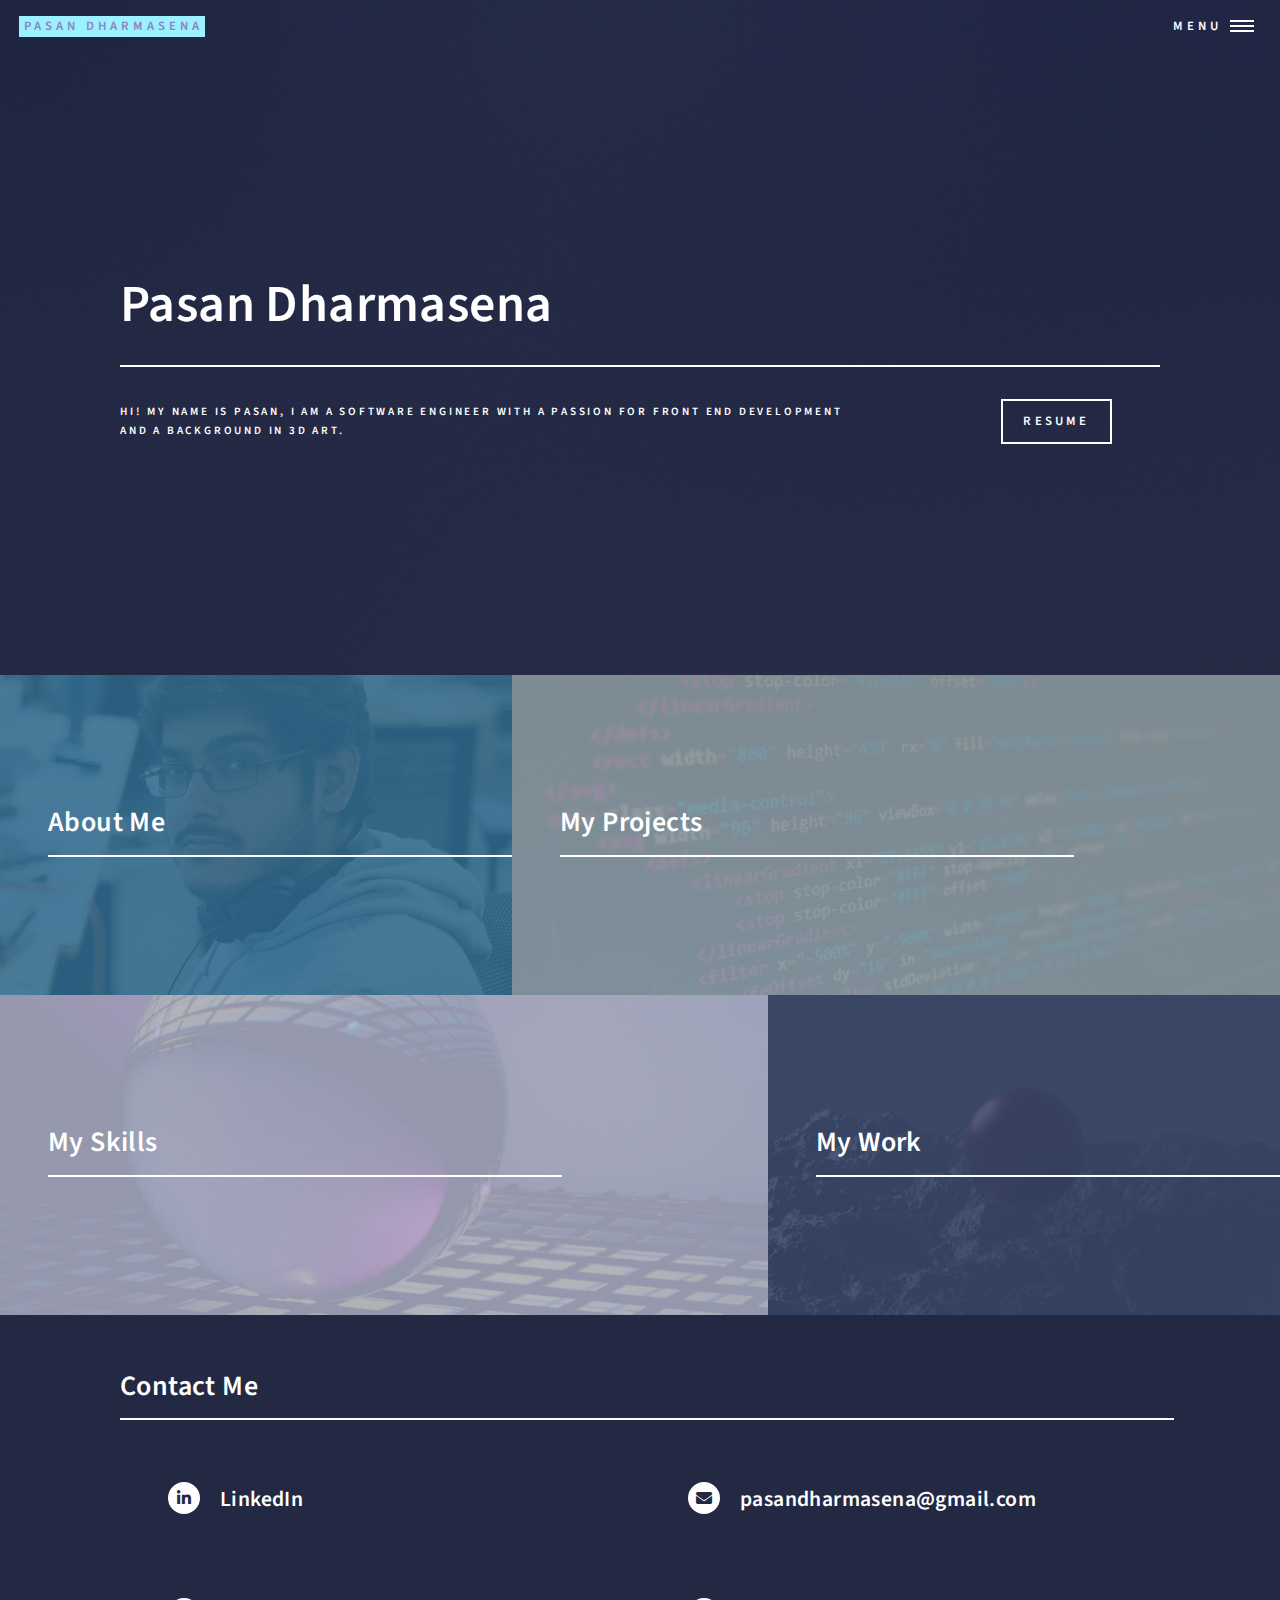
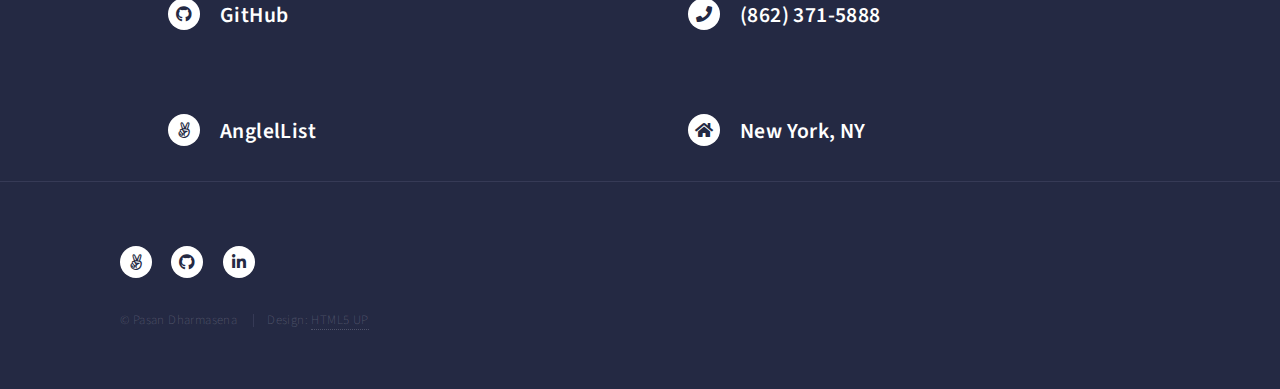
<file: index.html>
<!DOCTYPE HTML>
<!--
	Forty by HTML5 UP
	html5up.net | @ajlkn
	Free for personal and commercial use under the CCA 3.0 license (html5up.net/license)
-->
<html>

<head>
	<title>Pasan Dharmasena</title>
	<link rel="shortcut icon" type="image/jpg" href="images/favicon.png" />
	<meta charset="utf-8" />
	<meta name="viewport" content="width=device-width, initial-scale=1, user-scalable=no" />
	<link rel="stylesheet" href="assets/css/main.css" />
	<noscript>
		<link rel="stylesheet" href="assets/css/noscript.css" />
	</noscript>
</head>

<body class="is-preload">

	<!-- Wrapper -->
	<div id="wrapper">

		<!-- Header -->
		<header id="header" class="alt style2">
			<a href="index.html" class="logo"><strong>Pasan Dharmasena</strong></a>
			<nav>
				<a href="#menu">Menu</a>
			</nav>
		</header>

		<!-- Menu -->
		<nav id="menu">
			<ul class="links">
				<li><a href="index.html">Home</a></li>
				<li><a href="about.html">About Me</a></li>
				<li><a href="projects.html">My Projects</a></li>
				<li><a href="skills.html">My Skills</a></li>
				<li><a href="work.html">My Work</a></li>
			</ul>
		</nav>

		<!-- Banner -->
		<section id="banner" class="major">
			<div class="inner">
				<header class="major">
					<h1>Pasan Dharmasena</h1>
				</header>
				<div class="content">
					<p>Hi! My name is Pasan, I am a software engineer with a passion for Front End development </br>
						and a background in 3D Art.</p>
					<div class="resume">
						<a href="./images/PasanDharmasena_Resume_2022.pdf" target="_blank"
							download="Pasan Dharmasena Resume" class="button default">
							<span>RESUME</span>
						</a>
					</div>
				</div>
			</div>
		</section>

		<!-- Main -->
		<div id="main">

			<!-- One -->
			<section id="one" class="tiles">
				<article class="about">
					<span class="image">
						<img src="images/headshot_2B.png" alt="" />
					</span>
					<header class="major">
						<h3><a href="about.html" class="link">About Me</a></h3>
					</header>
				</article>
				<article>
					<span class="image">
						<img src="images/projects.jpg" alt="" />
					</span>
					<header class="major">
						<h3><a href="projects.html" class="link">My Projects</a></h3>
					</header>
				</article>
				<article>
					<span class="image">
						<img src="images/skills.jpg" alt="" />
					</span>
					<header class=" major">
						<h3><a href="skills.html" class="link">My Skills</a></h3>
					</header>
				</article>
				<article>
					<span class="image">
						<img src="images/work.jpg" alt="" />
					</span>
					<header class="major">
						<h3><a href="work.html" class="link">My Work</a></h3>
					</header>
				</article>
			</section>
		</div>

		<!-- Contact -->
		<section id="contact">
			<div class="inner">
				<header class="major">
					<h2>Contact Me</h2>
				</header>
			</div>
			<div class="inner">
				<section class="split">
					<section>
						<div class="contact-method">
							<span class="icon brands alt fa-linkedin-in"></span>
							<h3><a href="https://www.linkedin.com/in/pasan-dharmasena-135507159/"
									target="_blank">LinkedIn</a></h3>
						</div>
					</section>
					<section>
						<div class="contact-method">
							<span class="icon brands alt fa-github"></span>
							<h3><a href="https://github.com/Arebiter" target="_blank">GitHub</a></h3>
						</div>
					</section>
					<section>
						<div class="contact-method">
							<span class="icon brands alt fa-angellist"></span>
							<h3><a href="https://angel.co/u/pasan-dharmasena" target="_blank">AnglelList</a></h3>
						</div>
					</section>
				</section>
				<section class="split">
					<section>
						<div class="contact-method">
							<span class="icon solid alt fa-envelope"></span>
							<h3>pasandharmasena@gmail.com</h3>
						</div>
					</section>
					<section>
						<div class="contact-method">
							<span class="icon solid alt fa-phone"></span>
							<h3>(862) 371-5888</h3>
						</div>
					</section>
					<section>
						<div class="contact-method">
							<span class="icon solid alt fa-home"></span>
							<h3>New York, NY</h3>
						</div>
					</section>
				</section>
			</div>
		</section>

		<!-- Footer -->
		<footer id="footer">
			<div class="inner">
				<ul class="icons">
					<li><a href="https://angel.co/u/pasan-dharmasena" target="_blank"
							class="icon brands alt fa-angellist"><span class="label">AnglelList</span></a></li>
					<li><a href="https://github.com/Arebiter" target="_blank" class="icon brands alt fa-github"><span
								class="label">GitHub</span></a></li>
					<li><a href="https://www.linkedin.com/in/pasan-dharmasena-135507159/" target="_blank"
							class="icon brands alt fa-linkedin-in"><span class="label">LinkedIn</span></a></li>
				</ul>
				<ul class="copyright">
					<li>&copy; Pasan Dharmasena</li>
					<li>Design: <a href="https://html5up.net">HTML5 UP</a></li>
				</ul>
			</div>
		</footer>

	</div>

	<!-- Scripts -->
	<script src="assets/js/jquery.min.js"></script>
	<script src="assets/js/jquery.scrolly.min.js"></script>
	<script src="assets/js/jquery.scrollex.min.js"></script>
	<script src="assets/js/browser.min.js"></script>
	<script src="assets/js/breakpoints.min.js"></script>
	<script src="assets/js/util.js"></script>
	<script src="assets/js/main.js"></script>

</body>

</html>
</file>
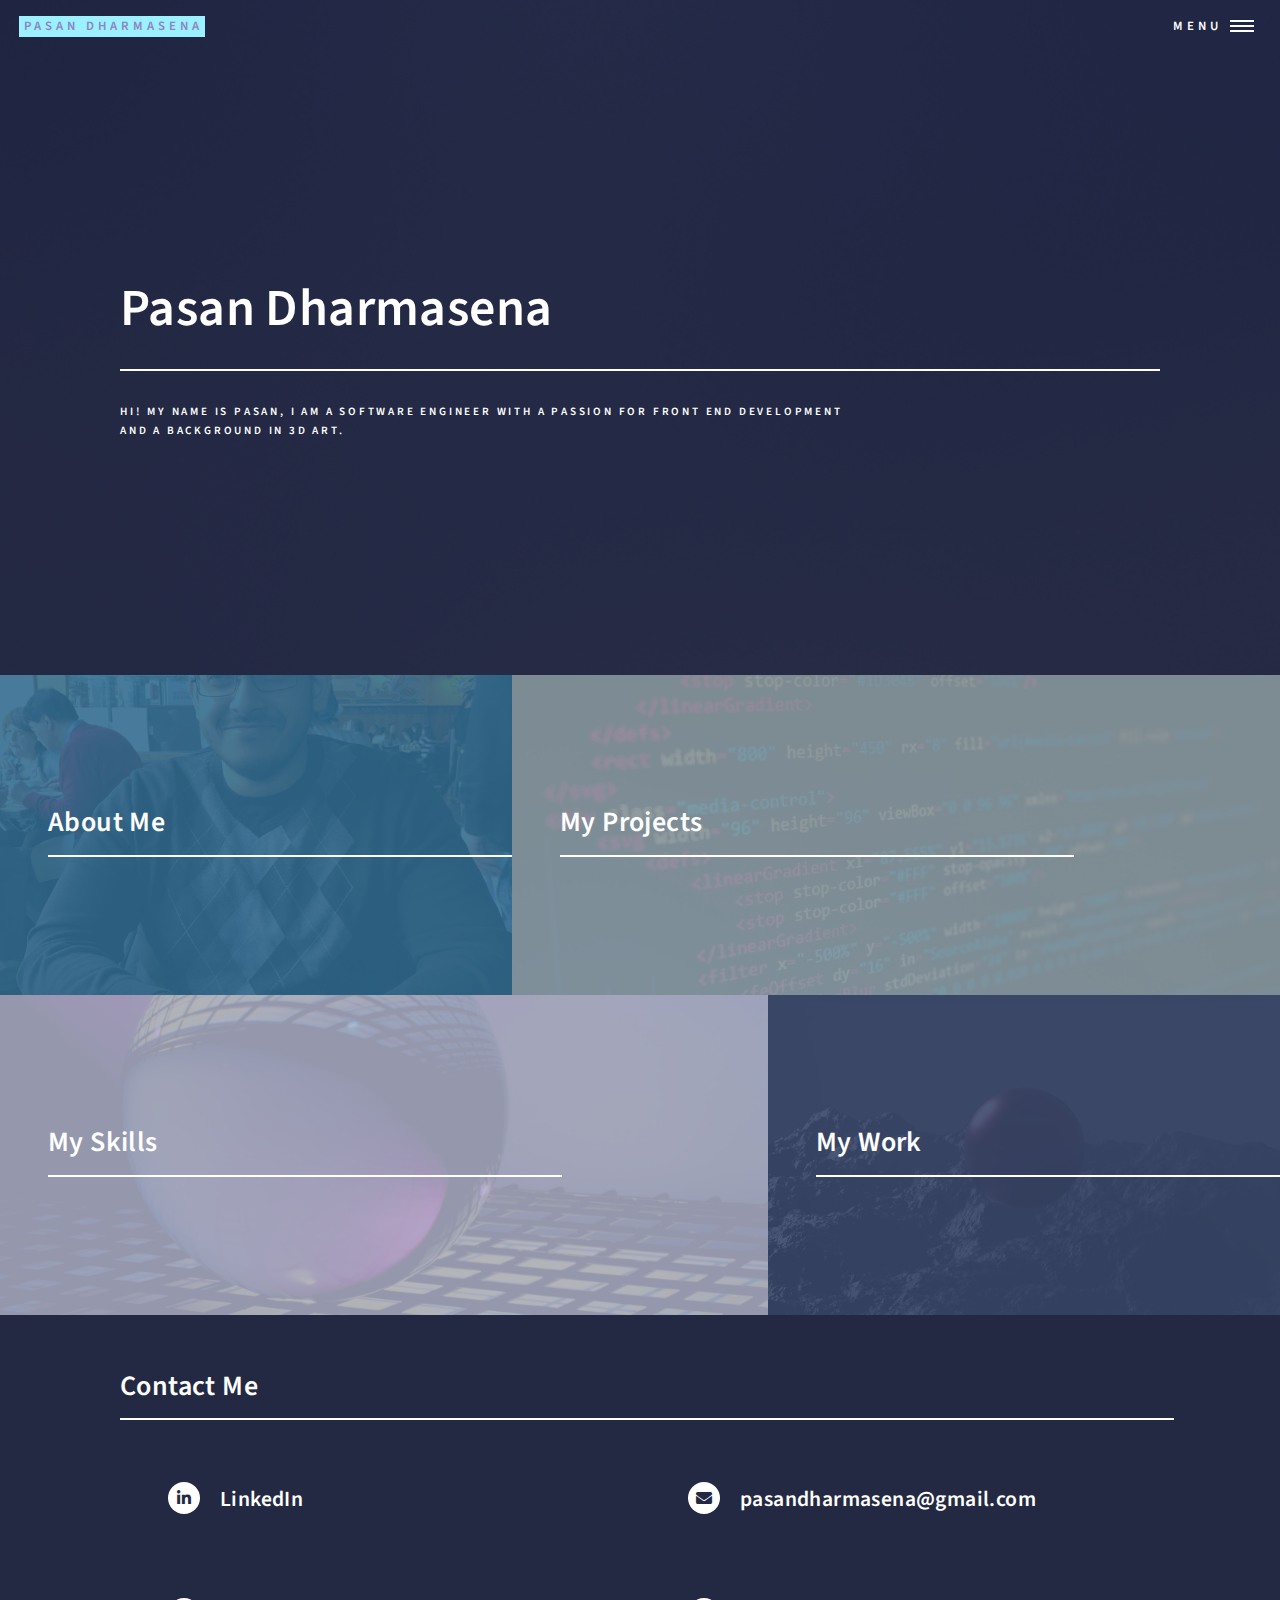
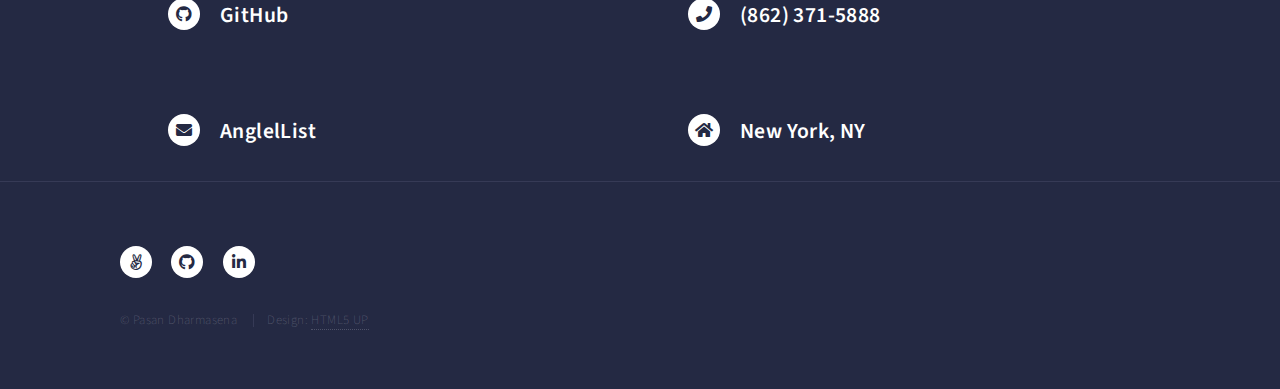
<file: html5up-forty/index.html>
<!DOCTYPE HTML>
<!--
	Forty by HTML5 UP
	html5up.net | @ajlkn
	Free for personal and commercial use under the CCA 3.0 license (html5up.net/license)
-->
<html>

<head>
	<title>Pasan Dharmasena</title>
	<meta charset="utf-8" />
	<meta name="viewport" content="width=device-width, initial-scale=1, user-scalable=no" />
	<link rel="stylesheet" href="assets/css/main.css" />
	<noscript>
		<link rel="stylesheet" href="assets/css/noscript.css" />
	</noscript>
</head>

<body class="is-preload">

	<!-- Wrapper -->
	<div id="wrapper">

		<!-- Header -->
		<header id="header" class="alt style2">
			<a href="index.html" class="logo"><strong>Pasan Dharmasena</strong></a>
			<nav>
				<a href="#menu">Menu</a>
			</nav>
		</header>

		<!-- Menu -->
		<nav id="menu">
			<ul class="links">
				<li><a href="index.html">Home</a></li>
				<li><a href="about.html">About Me</a></li>
				<li><a href="projects.html">My Projects</a></li>
				<li><a href="skills.html">My Skills</a></li>
				<li><a href="work.html">My Work</a></li>
			</ul>
		</nav>

		<!-- Banner -->
		<section id="banner" class="major">
			<div class="inner">
				<header class="major">
					<h1>Pasan Dharmasena</h1>
				</header>
				<div class="content">
					<p>Hi! My name is Pasan, I am a software engineer with a passion for Front End development </br>
						and a background in 3D Art.</p>
				</div>
			</div>
		</section>

		<!-- Main -->
		<div id="main">

			<!-- One -->
			<section id="one" class="tiles">
				<article>
					<span class="image">
						<img src="images/about.jpeg" alt="" />
					</span>
					<header class="major">
						<h3><a href="about.html" class="link">About Me</a></h3>
					</header>
				</article>
				<article>
					<span class="image">
						<img src="images/projects.jpg" alt="" />
					</span>
					<header class="major">
						<h3><a href="projects.html" class="link">My Projects</a></h3>
					</header>
				</article>
				<article>
					<span class="image">
						<img src="images/skills.jpg" alt="" />
					</span>
					<header class=" major">
						<h3><a href="skills.html" class="link">My Skills</a></h3>
					</header>
				</article>
				<article>
					<span class="image">
						<img src="images/work.jpg" alt="" />
					</span>
					<header class="major">
						<h3><a href="work.html" class="link">My Work</a></h3>
					</header>
				</article>
			</section>
		</div>

		<!-- Contact -->
		<section id="contact">
			<div class="inner">
				<header class="major">
					<h2>Contact Me</h2>
				</header>
			</div>
			<div class="inner">
				<section class="split">
					<section>
						<div class="contact-method">
							<span class="icon brands alt fa-linkedin-in"></span>
							<h3><a href="https://www.linkedin.com/in/pasan-dharmasena-135507159/">LinkedIn</a></h3>
						</div>
					</section>
					<section>
						<div class="contact-method">
							<span class="icon brands alt fa-github"></span>
							<h3><a href="https://github.com/Arebiter">GitHub</a></h3>
						</div>
					</section>
					<section>
						<div class="contact-method">
							<span class="icon solid alt fa-envelope"></span>
							<h3><a href="https://angel.co/u/pasan-dharmasena">AnglelList</a></h3>
						</div>
					</section>
				</section>
				<section class="split">
					<section>
						<div class="contact-method">
							<span class="icon solid alt fa-envelope"></span>
							<h3>pasandharmasena@gmail.com</h3>
						</div>
					</section>
					<section>
						<div class="contact-method">
							<span class="icon solid alt fa-phone"></span>
							<h3>(862) 371-5888</h3>
						</div>
					</section>
					<section>
						<div class="contact-method">
							<span class="icon solid alt fa-home"></span>
							<h3>New York, NY</h3>
						</div>
					</section>
				</section>
			</div>
		</section>

		<!-- Footer -->
		<footer id="footer">
			<div class="inner">
				<ul class="icons">
					<li><a href="#" class="icon brands alt fa-angellist"><span class="label">AnglelList</span></a></li>
					<li><a href="#" class="icon brands alt fa-github"><span class="label">GitHub</span></a></li>
					<li><a href="#" class="icon brands alt fa-linkedin-in"><span class="label">LinkedIn</span></a></li>
				</ul>
				<ul class="copyright">
					<li>&copy; Pasan Dharmasena</li>
					<li>Design: <a href="https://html5up.net">HTML5 UP</a></li>
				</ul>
			</div>
		</footer>

	</div>

	<!-- Scripts -->
	<script src="assets/js/jquery.min.js"></script>
	<script src="assets/js/jquery.scrolly.min.js"></script>
	<script src="assets/js/jquery.scrollex.min.js"></script>
	<script src="assets/js/browser.min.js"></script>
	<script src="assets/js/breakpoints.min.js"></script>
	<script src="assets/js/util.js"></script>
	<script src="assets/js/main.js"></script>

</body>

</html>
</file>
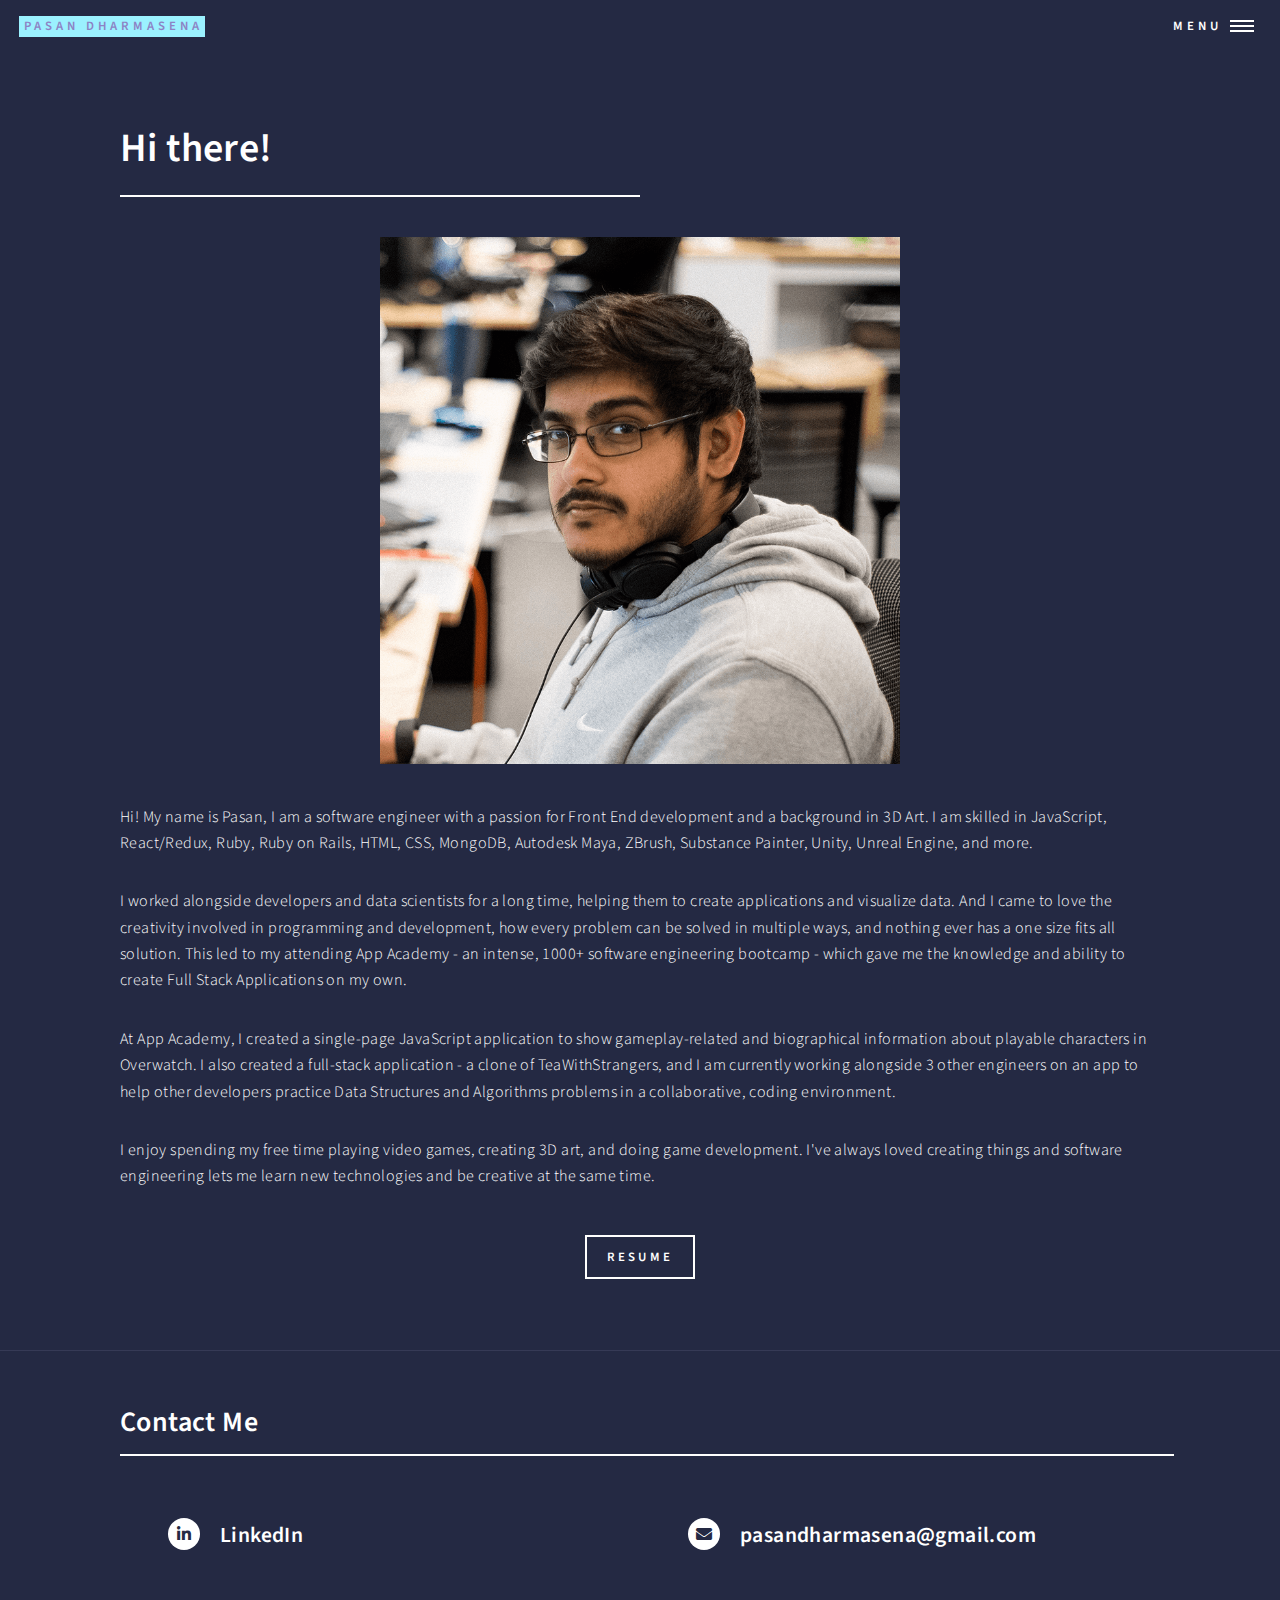
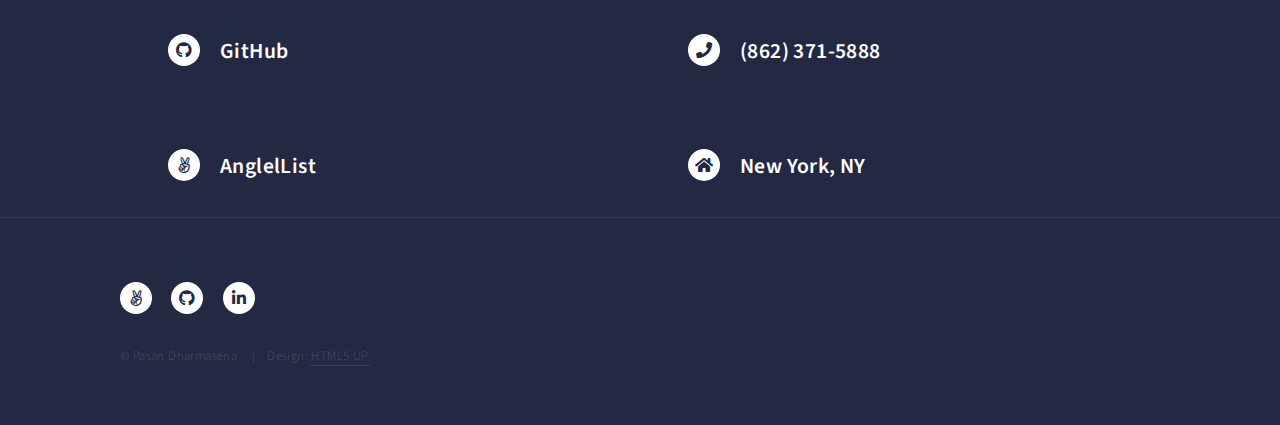
<file: about.html>
<!DOCTYPE HTML>
<!--
	Forty by HTML5 UP
	html5up.net | @ajlkn
	Free for personal and commercial use under the CCA 3.0 license (html5up.net/license)
-->
<html>

<head>
	<title>About - Pasan Dharmasena</title>
	<link rel="shortcut icon" type="image/jpg" href="images/favicon.png" />
	<meta charset="utf-8" />
	<meta name="viewport" content="width=device-width, initial-scale=1, user-scalable=no" />
	<link rel="stylesheet" href="assets/css/main.css" />
	<noscript>
		<link rel="stylesheet" href="assets/css/noscript.css" />
	</noscript>
</head>

<body class="is-preload">

	<!-- Wrapper -->
	<div id="wrapper">

		<!-- Header -->
		<header id="header" class="alt style2">
			<a href="index.html" class="logo"><strong>Pasan Dharmasena</strong></a>
			<nav>
				<a href="#menu">Menu</a>
			</nav>
		</header>

		<!-- Menu -->
		<nav id="menu">
			<ul class="links">
				<li><a href="index.html">Home</a></li>
				<li><a href="about.html">About Me</a></li>
				<li><a href="projects.html">My Projects</a></li>
				<li><a href="skills.html">My Skills</a></li>
				<li><a href="work.html">My Work</a></li>
			</ul>
		</nav>

		<!-- Main -->
		<div id="main" class="alt">

			<!-- One -->
			<section id="one">
				<div class="inner">
					<header class="major">
						<h1>Hi there!</h1>
					</header>
					<span class="image main"><img src="images/headshot_2B.png" alt="" /></span>
					<div class="about-info">
						<div>
							<p>
								Hi! My name is Pasan, I am a software engineer with a passion for Front End development
								and
								a
								background in 3D Art. I am skilled in JavaScript, React/Redux, Ruby, Ruby on Rails,
								HTML,
								CSS,
								MongoDB, Autodesk Maya, ZBrush, Substance Painter, Unity, Unreal Engine, and more.
							</p>
							<p>
								I worked alongside developers and data scientists for a long time, helping them to
								create
								applications and visualize data. And I came to love the creativity involved in
								programming
								and
								development, how every problem can be solved in multiple ways, and nothing ever has a
								one
								size
								fits all solution. This led to my attending App Academy - an intense, 1000+ software
								engineering
								bootcamp - which gave me the knowledge and ability to create Full Stack Applications on
								my
								own.
							</p>
							<p>
								At App Academy, I created a single-page JavaScript application to show gameplay-related
								and
								biographical information about playable characters in Overwatch. I also created a
								full-stack
								application - a clone of TeaWithStrangers, and I am currently working alongside 3 other
								engineers on an app to help other developers practice Data Structures and Algorithms
								problems in
								a collaborative, coding environment.
							</p>
							<p>
								I enjoy spending my free time playing video games, creating 3D art, and doing game
								development.
								I've always loved creating things and software engineering lets me learn new
								technologies
								and be
								creative at the same time.
							</p>
						</div>
						<div class="about-resume">
							<a href="./images/PasanDharmasena_Resume_2022.pdf" target="_blank"
								download="Pasan Dharmasena Resume" class="button default">
								<span>RESUME</span>
							</a>
						</div>
					</div>
				</div>
			</section>

		</div>

		<!-- Contact -->
		<section id="contact">
			<div class="inner">
				<header class="major">
					<h2>Contact Me</h2>
				</header>
			</div>
			<div class="inner">
				<section class="split">
					<section>
						<div class="contact-method">
							<span class="icon brands alt fa-linkedin-in"></span>
							<h3><a href="https://www.linkedin.com/in/pasan-dharmasena-135507159/"
									target="_blank">LinkedIn</a></h3>
						</div>
					</section>
					<section>
						<div class="contact-method">
							<span class="icon brands alt fa-github"></span>
							<h3><a href="https://github.com/Arebiter" target="_blank">GitHub</a></h3>
						</div>
					</section>
					<section>
						<div class="contact-method">
							<span class="icon brands alt fa-angellist"></span>
							<h3><a href="https://angel.co/u/pasan-dharmasena" target="_blank">AnglelList</a></h3>
						</div>
					</section>
				</section>
				<section class="split">
					<section>
						<div class="contact-method">
							<span class="icon solid alt fa-envelope"></span>
							<h3>pasandharmasena@gmail.com</h3>
						</div>
					</section>
					<section>
						<div class="contact-method">
							<span class="icon solid alt fa-phone"></span>
							<h3>(862) 371-5888</h3>
						</div>
					</section>
					<section>
						<div class="contact-method">
							<span class="icon solid alt fa-home"></span>
							<h3>New York, NY</h3>
						</div>
					</section>
				</section>
			</div>
		</section>

		<!-- Footer -->
		<footer id="footer">
			<div class="inner">
				<ul class="icons">
					<li><a href="https://angel.co/u/pasan-dharmasena" target="_blank"
							class="icon brands alt fa-angellist"><span class="label">AnglelList</span></a></li>
					<li><a href="https://github.com/Arebiter" target="_blank" class="icon brands alt fa-github"><span
								class="label">GitHub</span></a></li>
					<li><a href="https://www.linkedin.com/in/pasan-dharmasena-135507159/" target="_blank"
							class="icon brands alt fa-linkedin-in"><span class="label">LinkedIn</span></a></li>
				</ul>
				<ul class="copyright">
					<li>&copy; Pasan Dharmasena</li>
					<li>Design: <a href="https://html5up.net">HTML5 UP</a></li>
				</ul>
			</div>
		</footer>

	</div>

	<!-- Scripts -->
	<script src="assets/js/jquery.min.js"></script>
	<script src="assets/js/jquery.scrolly.min.js"></script>
	<script src="assets/js/jquery.scrollex.min.js"></script>
	<script src="assets/js/browser.min.js"></script>
	<script src="assets/js/breakpoints.min.js"></script>
	<script src="assets/js/util.js"></script>
	<script src="assets/js/main.js"></script>

</body>

</html>
</file>
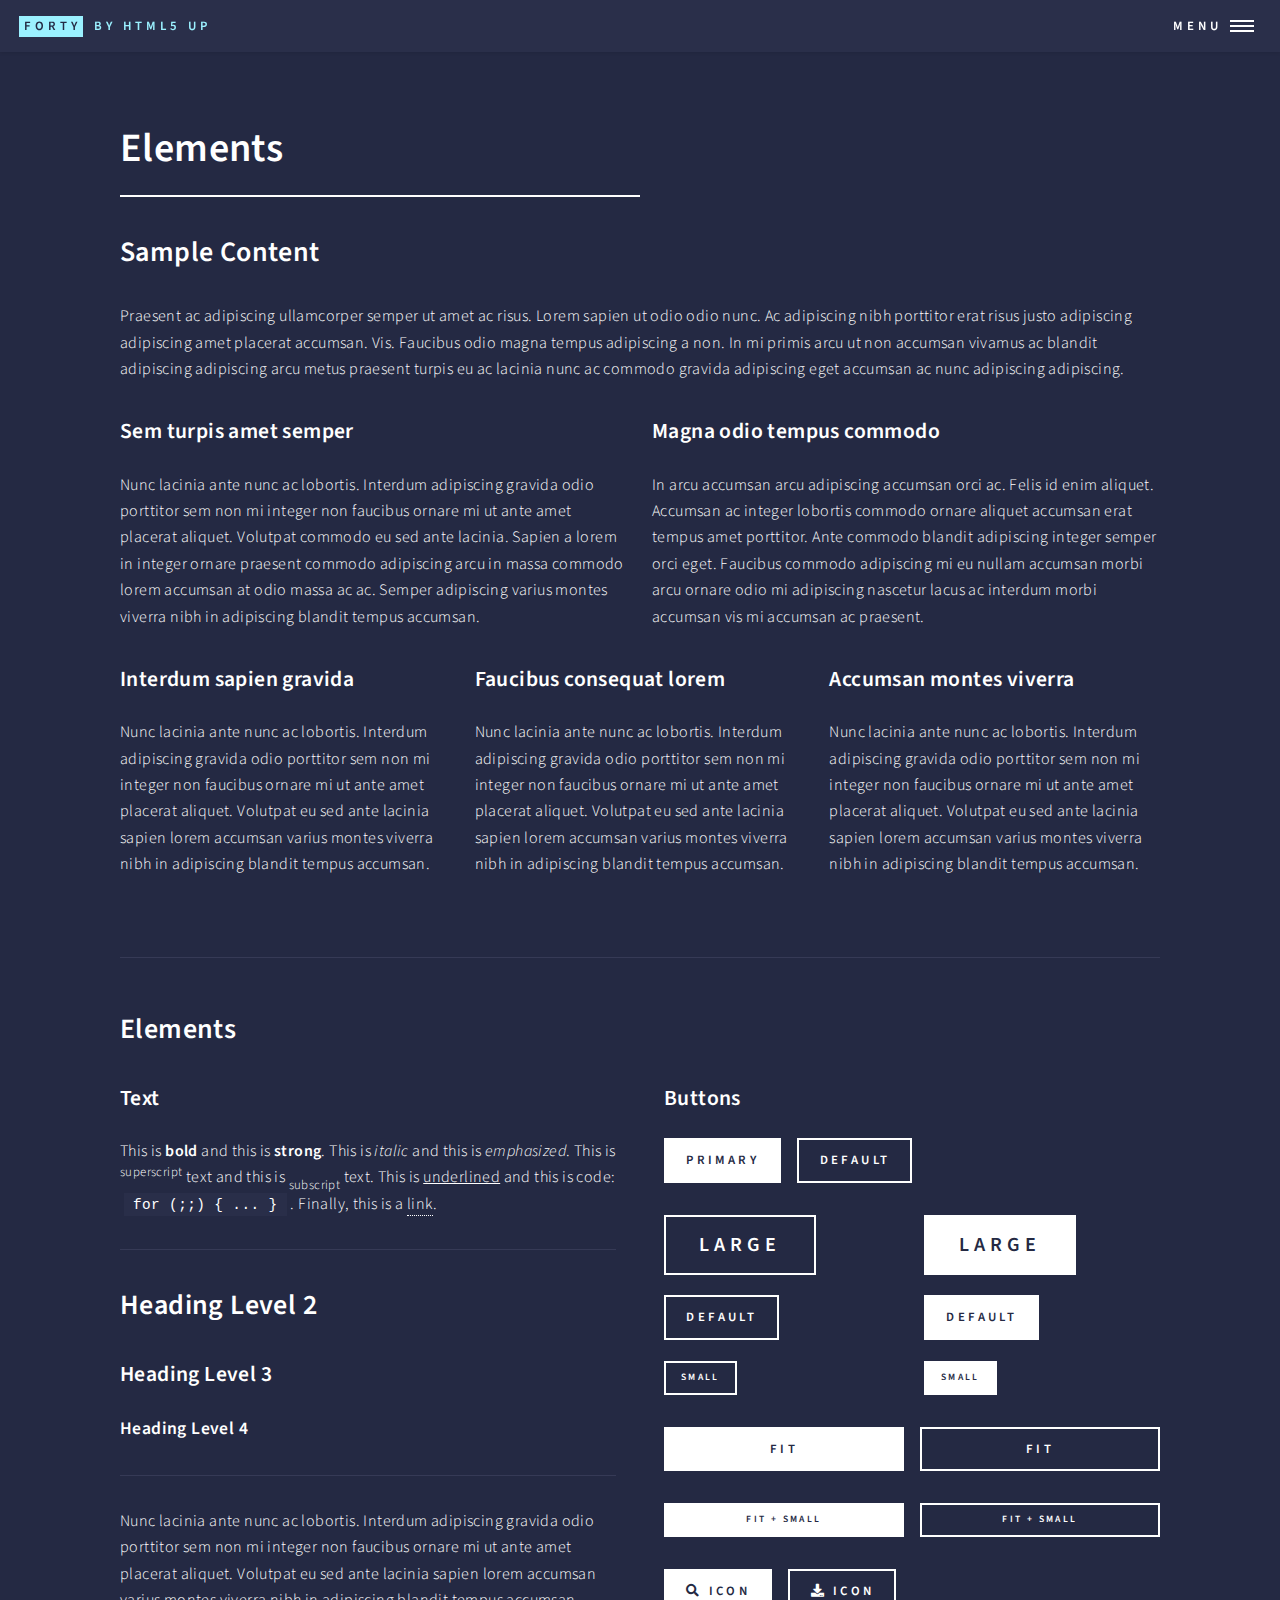
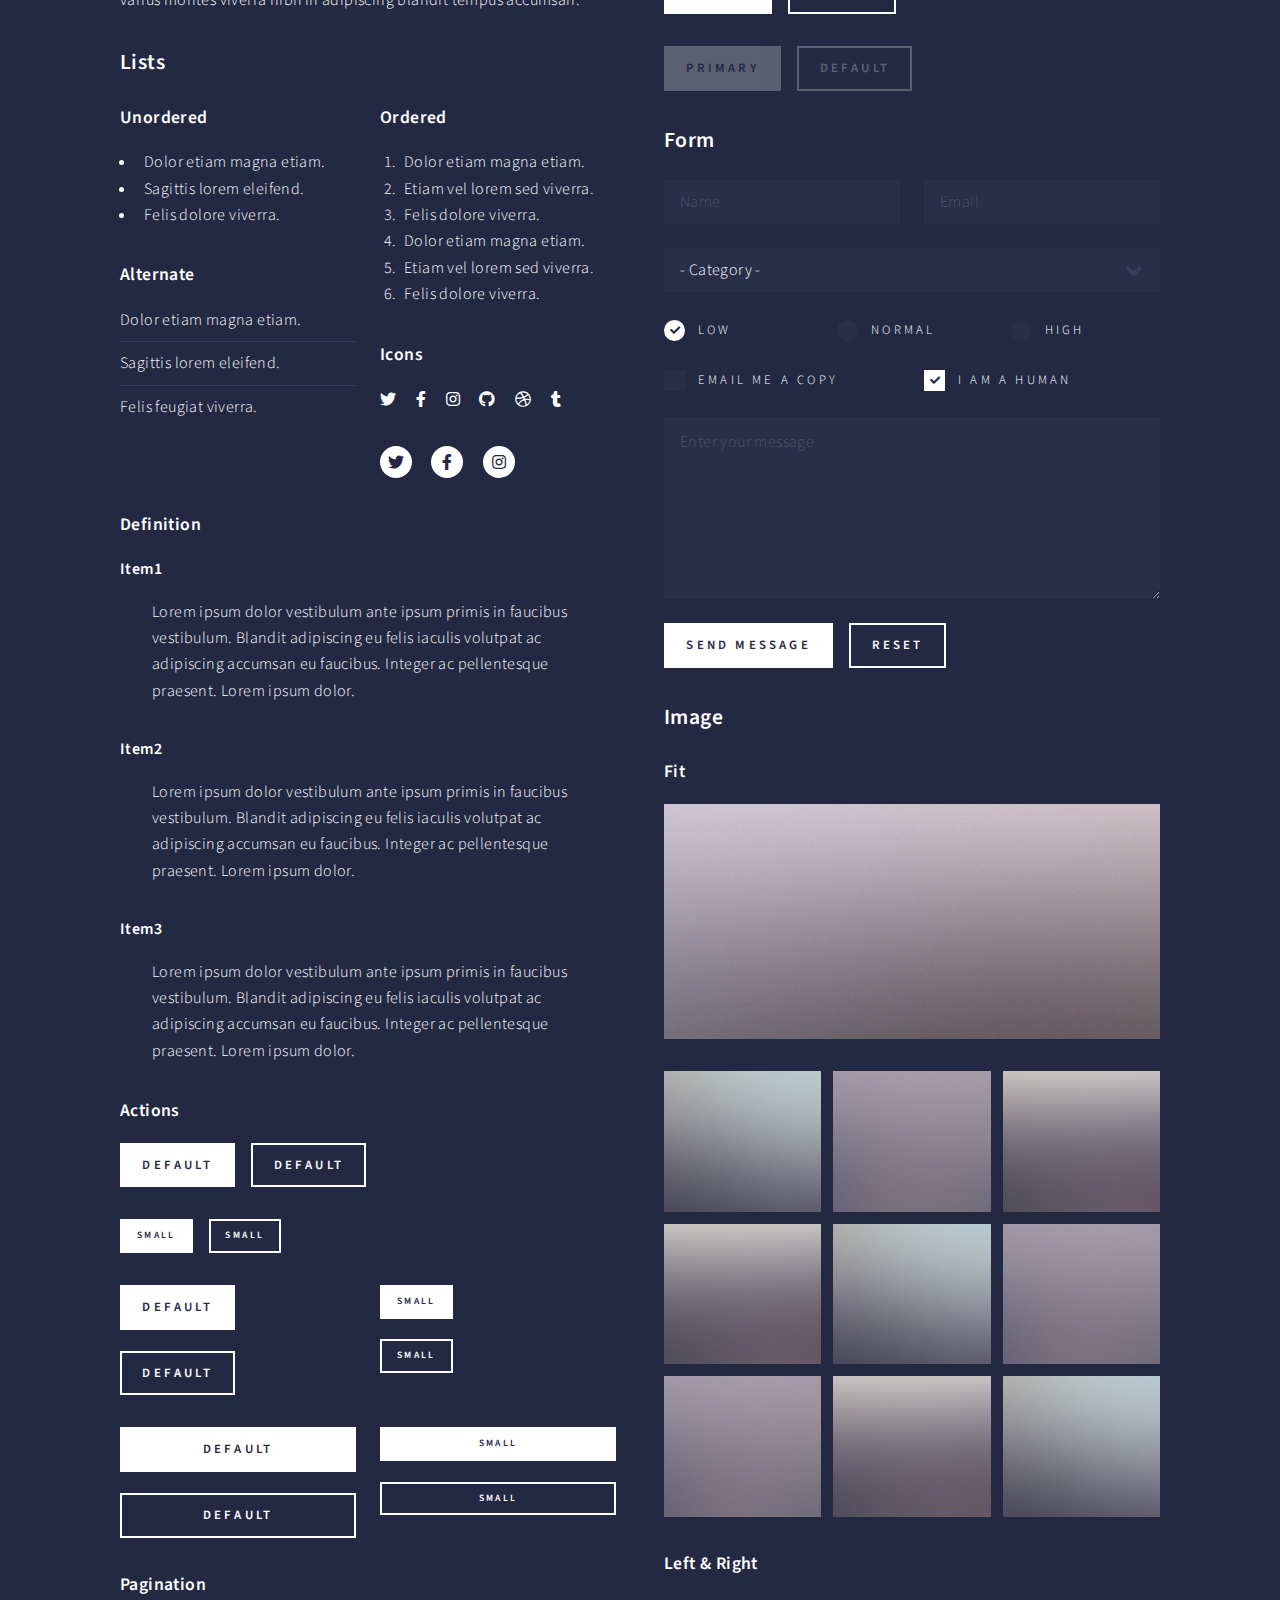
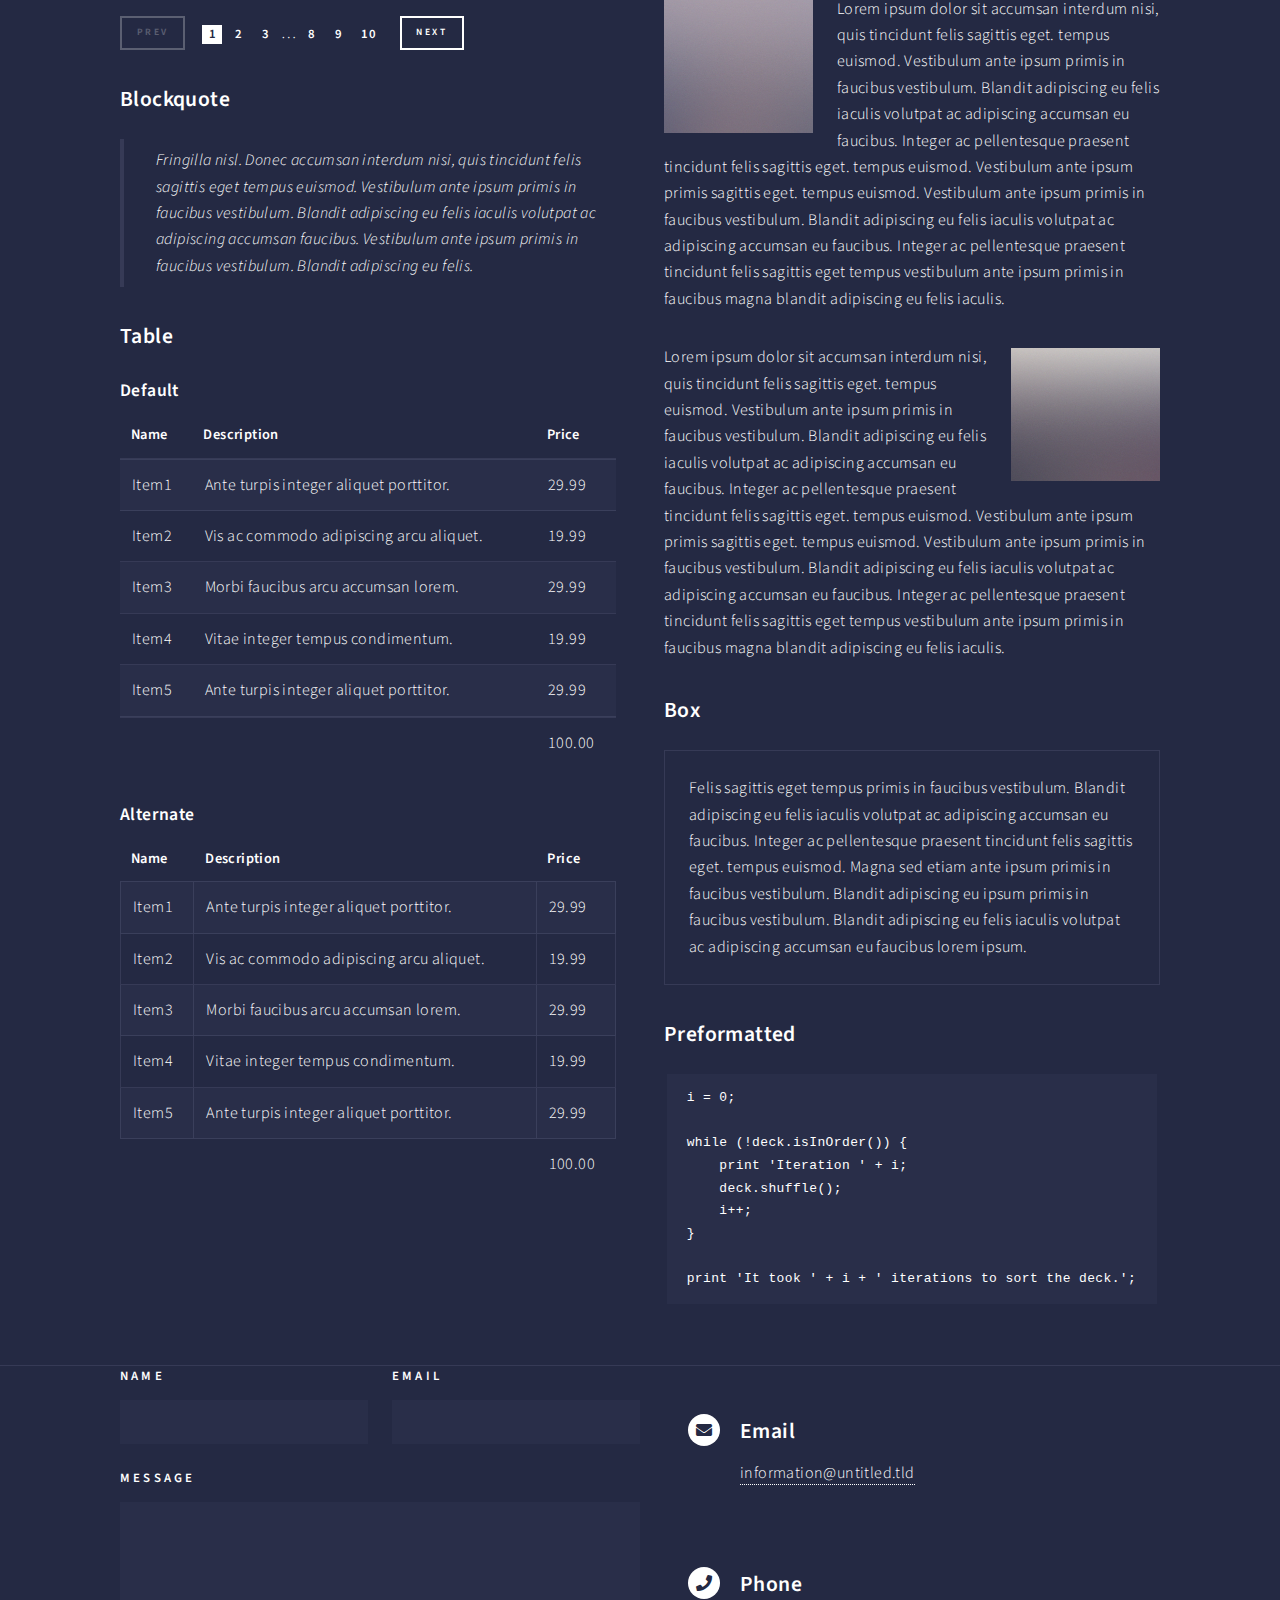
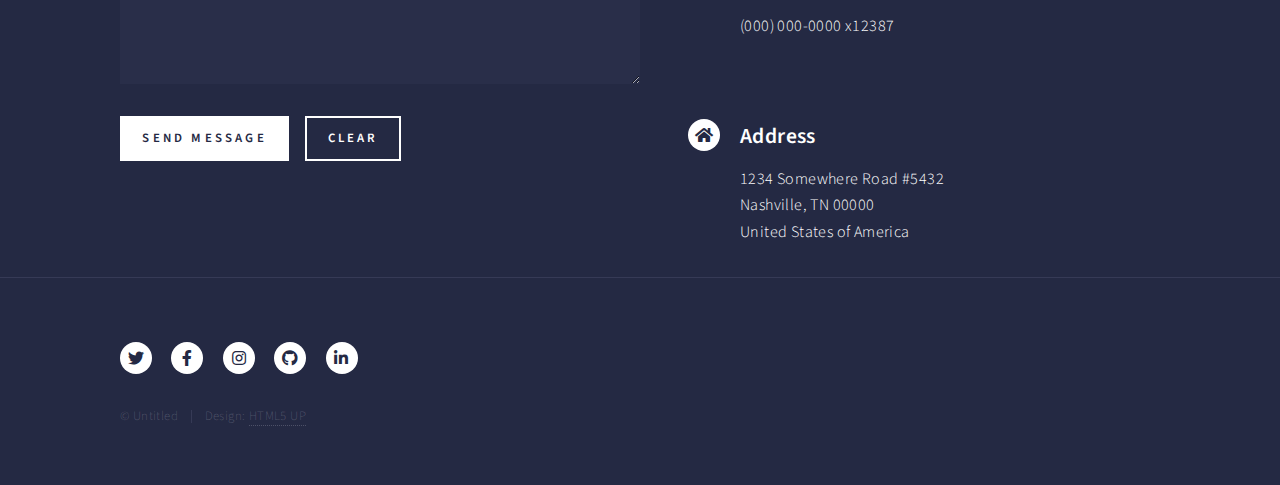
<file: elements.html>
<!DOCTYPE HTML>
<!--
	Forty by HTML5 UP
	html5up.net | @ajlkn
	Free for personal and commercial use under the CCA 3.0 license (html5up.net/license)
-->
<html>
	<head>
		<title>Elements - Forty by HTML5 UP</title>
		<meta charset="utf-8" />
		<meta name="viewport" content="width=device-width, initial-scale=1, user-scalable=no" />
		<link rel="stylesheet" href="assets/css/main.css" />
		<noscript><link rel="stylesheet" href="assets/css/noscript.css" /></noscript>
	</head>
	<body class="is-preload">

		<!-- Wrapper -->
			<div id="wrapper">

				<!-- Header -->
					<header id="header">
						<a href="index.html" class="logo"><strong>Forty</strong> <span>by HTML5 UP</span></a>
						<nav>
							<a href="#menu">Menu</a>
						</nav>
					</header>

				<!-- Menu -->
					<nav id="menu">
						<ul class="links">
							<li><a href="index.html">Home</a></li>
							<li><a href="landing.html">Landing</a></li>
							<li><a href="generic.html">Generic</a></li>
							<li><a href="elements.html">Elements</a></li>
						</ul>
						<ul class="actions stacked">
							<li><a href="#" class="button primary fit">Get Started</a></li>
							<li><a href="#" class="button fit">Log In</a></li>
						</ul>
					</nav>

				<!-- Main -->
					<div id="main" class="alt">

						<!-- One -->
							<section id="one">
								<div class="inner">
									<header class="major">
										<h1>Elements</h1>
									</header>

									<!-- Content -->
										<h2 id="content">Sample Content</h2>
										<p>Praesent ac adipiscing ullamcorper semper ut amet ac risus. Lorem sapien ut odio odio nunc. Ac adipiscing nibh porttitor erat risus justo adipiscing adipiscing amet placerat accumsan. Vis. Faucibus odio magna tempus adipiscing a non. In mi primis arcu ut non accumsan vivamus ac blandit adipiscing adipiscing arcu metus praesent turpis eu ac lacinia nunc ac commodo gravida adipiscing eget accumsan ac nunc adipiscing adipiscing.</p>
										<div class="row">
											<div class="col-6 col-12-small">
												<h3>Sem turpis amet semper</h3>
												<p>Nunc lacinia ante nunc ac lobortis. Interdum adipiscing gravida odio porttitor sem non mi integer non faucibus ornare mi ut ante amet placerat aliquet. Volutpat commodo eu sed ante lacinia. Sapien a lorem in integer ornare praesent commodo adipiscing arcu in massa commodo lorem accumsan at odio massa ac ac. Semper adipiscing varius montes viverra nibh in adipiscing blandit tempus accumsan.</p>
											</div>
											<div class="col-6 col-12-small">
												<h3>Magna odio tempus commodo</h3>
												<p>In arcu accumsan arcu adipiscing accumsan orci ac. Felis id enim aliquet. Accumsan ac integer lobortis commodo ornare aliquet accumsan erat tempus amet porttitor. Ante commodo blandit adipiscing integer semper orci eget. Faucibus commodo adipiscing mi eu nullam accumsan morbi arcu ornare odio mi adipiscing nascetur lacus ac interdum morbi accumsan vis mi accumsan ac praesent.</p>
											</div>
											<!-- Break -->
											<div class="col-4 col-12-medium">
												<h3>Interdum sapien gravida</h3>
												<p>Nunc lacinia ante nunc ac lobortis. Interdum adipiscing gravida odio porttitor sem non mi integer non faucibus ornare mi ut ante amet placerat aliquet. Volutpat eu sed ante lacinia sapien lorem accumsan varius montes viverra nibh in adipiscing blandit tempus accumsan.</p>
											</div>
											<div class="col-4 col-12-medium">
												<h3>Faucibus consequat lorem</h3>
												<p>Nunc lacinia ante nunc ac lobortis. Interdum adipiscing gravida odio porttitor sem non mi integer non faucibus ornare mi ut ante amet placerat aliquet. Volutpat eu sed ante lacinia sapien lorem accumsan varius montes viverra nibh in adipiscing blandit tempus accumsan.</p>
											</div>
											<div class="col-4 col-12-medium">
												<h3>Accumsan montes viverra</h3>
												<p>Nunc lacinia ante nunc ac lobortis. Interdum adipiscing gravida odio porttitor sem non mi integer non faucibus ornare mi ut ante amet placerat aliquet. Volutpat eu sed ante lacinia sapien lorem accumsan varius montes viverra nibh in adipiscing blandit tempus accumsan.</p>
											</div>
										</div>

									<hr class="major" />

									<!-- Elements -->
										<h2 id="elements">Elements</h2>
										<div class="row gtr-200">
											<div class="col-6 col-12-medium">

												<!-- Text stuff -->
													<h3>Text</h3>
													<p>This is <b>bold</b> and this is <strong>strong</strong>. This is <i>italic</i> and this is <em>emphasized</em>.
													This is <sup>superscript</sup> text and this is <sub>subscript</sub> text.
													This is <u>underlined</u> and this is code: <code>for (;;) { ... }</code>.
													Finally, this is a <a href="#">link</a>.</p>
													<hr />
													<h2>Heading Level 2</h2>
													<h3>Heading Level 3</h3>
													<h4>Heading Level 4</h4>
													<hr />
													<p>Nunc lacinia ante nunc ac lobortis. Interdum adipiscing gravida odio porttitor sem non mi integer non faucibus ornare mi ut ante amet placerat aliquet. Volutpat eu sed ante lacinia sapien lorem accumsan varius montes viverra nibh in adipiscing blandit tempus accumsan.</p>

												<!-- Lists -->
													<h3>Lists</h3>
													<div class="row">
														<div class="col-6 col-12-small">

															<h4>Unordered</h4>
															<ul>
																<li>Dolor etiam magna etiam.</li>
																<li>Sagittis lorem eleifend.</li>
																<li>Felis dolore viverra.</li>
															</ul>

															<h4>Alternate</h4>
															<ul class="alt">
																<li>Dolor etiam magna etiam.</li>
																<li>Sagittis lorem eleifend.</li>
																<li>Felis feugiat viverra.</li>
															</ul>

														</div>
														<div class="col-6 col-12-small">

															<h4>Ordered</h4>
															<ol>
																<li>Dolor etiam magna etiam.</li>
																<li>Etiam vel lorem sed viverra.</li>
																<li>Felis dolore viverra.</li>
																<li>Dolor etiam magna etiam.</li>
																<li>Etiam vel lorem sed viverra.</li>
																<li>Felis dolore viverra.</li>
															</ol>

															<h4>Icons</h4>
															<ul class="icons">
																<li><a href="#" class="icon brands fa-twitter"><span class="label">Twitter</span></a></li>
																<li><a href="#" class="icon brands fa-facebook-f"><span class="label">Facebook</span></a></li>
																<li><a href="#" class="icon brands fa-instagram"><span class="label">Instagram</span></a></li>
																<li><a href="#" class="icon brands fa-github"><span class="label">Github</span></a></li>
																<li><a href="#" class="icon brands fa-dribbble"><span class="label">Dribbble</span></a></li>
																<li><a href="#" class="icon brands fa-tumblr"><span class="label">Tumblr</span></a></li>
															</ul>
															<ul class="icons">
																<li><a href="#" class="icon brands alt fa-twitter"><span class="label">Twitter</span></a></li>
																<li><a href="#" class="icon brands alt fa-facebook-f"><span class="label">Facebook</span></a></li>
																<li><a href="#" class="icon brands alt fa-instagram"><span class="label">Instagram</span></a></li>
															</ul>

														</div>
													</div>
													<h4>Definition</h4>
													<dl>
														<dt>Item1</dt>
														<dd>
															<p>Lorem ipsum dolor vestibulum ante ipsum primis in faucibus vestibulum. Blandit adipiscing eu felis iaculis volutpat ac adipiscing accumsan eu faucibus. Integer ac pellentesque praesent. Lorem ipsum dolor.</p>
														</dd>
														<dt>Item2</dt>
														<dd>
															<p>Lorem ipsum dolor vestibulum ante ipsum primis in faucibus vestibulum. Blandit adipiscing eu felis iaculis volutpat ac adipiscing accumsan eu faucibus. Integer ac pellentesque praesent. Lorem ipsum dolor.</p>
														</dd>
														<dt>Item3</dt>
														<dd>
															<p>Lorem ipsum dolor vestibulum ante ipsum primis in faucibus vestibulum. Blandit adipiscing eu felis iaculis volutpat ac adipiscing accumsan eu faucibus. Integer ac pellentesque praesent. Lorem ipsum dolor.</p>
														</dd>
													</dl>

													<h4>Actions</h4>
													<ul class="actions">
														<li><a href="#" class="button primary">Default</a></li>
														<li><a href="#" class="button">Default</a></li>
													</ul>
													<ul class="actions small">
														<li><a href="#" class="button primary small">Small</a></li>
														<li><a href="#" class="button small">Small</a></li>
													</ul>
													<div class="row">
														<div class="col-6 col-12-small">
															<ul class="actions stacked">
																<li><a href="#" class="button primary">Default</a></li>
																<li><a href="#" class="button">Default</a></li>
															</ul>
														</div>
														<div class="col-6 col-12-small">
															<ul class="actions stacked">
																<li><a href="#" class="button primary small">Small</a></li>
																<li><a href="#" class="button small">Small</a></li>
															</ul>
														</div>
														<div class="col-6 col-12-small">
															<ul class="actions stacked">
																<li><a href="#" class="button primary fit">Default</a></li>
																<li><a href="#" class="button fit">Default</a></li>
															</ul>
														</div>
														<div class="col-6 col-12-small">
															<ul class="actions stacked">
																<li><a href="#" class="button primary small fit">Small</a></li>
																<li><a href="#" class="button small fit">Small</a></li>
															</ul>
														</div>
													</div>

													<h4>Pagination</h4>
													<ul class="pagination">
														<li><span class="button small disabled">Prev</span></li>
														<li><a href="#" class="page active">1</a></li>
														<li><a href="#" class="page">2</a></li>
														<li><a href="#" class="page">3</a></li>
														<li><span>&hellip;</span></li>
														<li><a href="#" class="page">8</a></li>
														<li><a href="#" class="page">9</a></li>
														<li><a href="#" class="page">10</a></li>
														<li><a href="#" class="button small">Next</a></li>
													</ul>

												<!-- Blockquote -->
													<h3>Blockquote</h3>
													<blockquote>Fringilla nisl. Donec accumsan interdum nisi, quis tincidunt felis sagittis eget tempus euismod. Vestibulum ante ipsum primis in faucibus vestibulum. Blandit adipiscing eu felis iaculis volutpat ac adipiscing accumsan faucibus. Vestibulum ante ipsum primis in faucibus vestibulum. Blandit adipiscing eu felis.</blockquote>

												<!-- Table -->
													<h3>Table</h3>

													<h4>Default</h4>
													<div class="table-wrapper">
														<table>
															<thead>
																<tr>
																	<th>Name</th>
																	<th>Description</th>
																	<th>Price</th>
																</tr>
															</thead>
															<tbody>
																<tr>
																	<td>Item1</td>
																	<td>Ante turpis integer aliquet porttitor.</td>
																	<td>29.99</td>
																</tr>
																<tr>
																	<td>Item2</td>
																	<td>Vis ac commodo adipiscing arcu aliquet.</td>
																	<td>19.99</td>
																</tr>
																<tr>
																	<td>Item3</td>
																	<td> Morbi faucibus arcu accumsan lorem.</td>
																	<td>29.99</td>
																</tr>
																<tr>
																	<td>Item4</td>
																	<td>Vitae integer tempus condimentum.</td>
																	<td>19.99</td>
																</tr>
																<tr>
																	<td>Item5</td>
																	<td>Ante turpis integer aliquet porttitor.</td>
																	<td>29.99</td>
																</tr>
															</tbody>
															<tfoot>
																<tr>
																	<td colspan="2"></td>
																	<td>100.00</td>
																</tr>
															</tfoot>
														</table>
													</div>

													<h4>Alternate</h4>
													<div class="table-wrapper">
														<table class="alt">
															<thead>
																<tr>
																	<th>Name</th>
																	<th>Description</th>
																	<th>Price</th>
																</tr>
															</thead>
															<tbody>
																<tr>
																	<td>Item1</td>
																	<td>Ante turpis integer aliquet porttitor.</td>
																	<td>29.99</td>
																</tr>
																<tr>
																	<td>Item2</td>
																	<td>Vis ac commodo adipiscing arcu aliquet.</td>
																	<td>19.99</td>
																</tr>
																<tr>
																	<td>Item3</td>
																	<td> Morbi faucibus arcu accumsan lorem.</td>
																	<td>29.99</td>
																</tr>
																<tr>
																	<td>Item4</td>
																	<td>Vitae integer tempus condimentum.</td>
																	<td>19.99</td>
																</tr>
																<tr>
																	<td>Item5</td>
																	<td>Ante turpis integer aliquet porttitor.</td>
																	<td>29.99</td>
																</tr>
															</tbody>
															<tfoot>
																<tr>
																	<td colspan="2"></td>
																	<td>100.00</td>
																</tr>
															</tfoot>
														</table>
													</div>

											</div>
											<div class="col-6 col-12-medium">

												<!-- Buttons -->
													<h3>Buttons</h3>
													<ul class="actions">
														<li><a href="#" class="button primary">Primary</a></li>
														<li><a href="#" class="button">Default</a></li>
													</ul>
													<div class="row">
														<div class="col-6 col-12-xsmall">
															<ul class="actions stacked">
																<li><a href="#" class="button large">Large</a></li>
																<li><a href="#" class="button">Default</a></li>
																<li><a href="#" class="button small">Small</a></li>
															</ul>
														</div>
														<div class="col-6 col-12-xsmall">
															<ul class="actions stacked">
																<li><a href="#" class="button primary large">Large</a></li>
																<li><a href="#" class="button primary">Default</a></li>
																<li><a href="#" class="button primary small">Small</a></li>
															</ul>
														</div>
													</div>
													<ul class="actions fit">
														<li><a href="#" class="button primary fit">Fit</a></li>
														<li><a href="#" class="button fit">Fit</a></li>
													</ul>
													<ul class="actions fit small">
														<li><a href="#" class="button primary fit small">Fit + Small</a></li>
														<li><a href="#" class="button fit small">Fit + Small</a></li>
													</ul>
													<ul class="actions">
														<li><a href="#" class="button primary icon solid fa-search">Icon</a></li>
														<li><a href="#" class="button icon solid fa-download">Icon</a></li>
													</ul>
													<ul class="actions">
														<li><span class="button primary disabled">Primary</span></li>
														<li><span class="button disabled">Default</span></li>
													</ul>

												<!-- Form -->
													<h3>Form</h3>

													<form method="post" action="#">
														<div class="row gtr-uniform">
															<div class="col-6 col-12-xsmall">
																<input type="text" name="demo-name" id="demo-name" value="" placeholder="Name" />
															</div>
															<div class="col-6 col-12-xsmall">
																<input type="email" name="demo-email" id="demo-email" value="" placeholder="Email" />
															</div>
															<!-- Break -->
															<div class="col-12">
																<select name="demo-category" id="demo-category">
																	<option value="">- Category -</option>
																	<option value="1">Manufacturing</option>
																	<option value="1">Shipping</option>
																	<option value="1">Administration</option>
																	<option value="1">Human Resources</option>
																</select>
															</div>
															<!-- Break -->
															<div class="col-4 col-12-small">
																<input type="radio" id="demo-priority-low" name="demo-priority" checked>
																<label for="demo-priority-low">Low</label>
															</div>
															<div class="col-4 col-12-small">
																<input type="radio" id="demo-priority-normal" name="demo-priority">
																<label for="demo-priority-normal">Normal</label>
															</div>
															<div class="col-4 col-12-small">
																<input type="radio" id="demo-priority-high" name="demo-priority">
																<label for="demo-priority-high">High</label>
															</div>
															<!-- Break -->
															<div class="col-6 col-12-small">
																<input type="checkbox" id="demo-copy" name="demo-copy">
																<label for="demo-copy">Email me a copy</label>
															</div>
															<div class="col-6 col-12-small">
																<input type="checkbox" id="demo-human" name="demo-human" checked>
																<label for="demo-human">I am a human</label>
															</div>
															<!-- Break -->
															<div class="col-12">
																<textarea name="demo-message" id="demo-message" placeholder="Enter your message" rows="6"></textarea>
															</div>
															<!-- Break -->
															<div class="col-12">
																<ul class="actions">
																	<li><input type="submit" value="Send Message" class="primary" /></li>
																	<li><input type="reset" value="Reset" /></li>
																</ul>
															</div>
														</div>
													</form>

												<!-- Image -->
													<h3>Image</h3>

													<h4>Fit</h4>
													<span class="image fit"><img src="images/pic03.jpg" alt="" /></span>
													<div class="box alt">
														<div class="row gtr-50 gtr-uniform">
															<div class="col-4"><span class="image fit"><img src="images/pic08.jpg" alt="" /></span></div>
															<div class="col-4"><span class="image fit"><img src="images/pic09.jpg" alt="" /></span></div>
															<div class="col-4"><span class="image fit"><img src="images/pic10.jpg" alt="" /></span></div>
															<!-- Break -->
															<div class="col-4"><span class="image fit"><img src="images/pic10.jpg" alt="" /></span></div>
															<div class="col-4"><span class="image fit"><img src="images/pic08.jpg" alt="" /></span></div>
															<div class="col-4"><span class="image fit"><img src="images/pic09.jpg" alt="" /></span></div>
															<!-- Break -->
															<div class="col-4"><span class="image fit"><img src="images/pic09.jpg" alt="" /></span></div>
															<div class="col-4"><span class="image fit"><img src="images/pic10.jpg" alt="" /></span></div>
															<div class="col-4"><span class="image fit"><img src="images/pic08.jpg" alt="" /></span></div>
														</div>
													</div>

													<h4>Left &amp; Right</h4>
													<p><span class="image left"><img src="images/pic09.jpg" alt="" /></span>Lorem ipsum dolor sit accumsan interdum nisi, quis tincidunt felis sagittis eget. tempus euismod. Vestibulum ante ipsum primis in faucibus vestibulum. Blandit adipiscing eu felis iaculis volutpat ac adipiscing accumsan eu faucibus. Integer ac pellentesque praesent tincidunt felis sagittis eget. tempus euismod. Vestibulum ante ipsum primis sagittis eget. tempus euismod. Vestibulum ante ipsum primis in faucibus vestibulum. Blandit adipiscing eu felis iaculis volutpat ac adipiscing accumsan eu faucibus. Integer ac pellentesque praesent tincidunt felis sagittis eget tempus vestibulum ante ipsum primis in faucibus magna blandit adipiscing eu felis iaculis.</p>
													<p><span class="image right"><img src="images/pic10.jpg" alt="" /></span>Lorem ipsum dolor sit accumsan interdum nisi, quis tincidunt felis sagittis eget. tempus euismod. Vestibulum ante ipsum primis in faucibus vestibulum. Blandit adipiscing eu felis iaculis volutpat ac adipiscing accumsan eu faucibus. Integer ac pellentesque praesent tincidunt felis sagittis eget. tempus euismod. Vestibulum ante ipsum primis sagittis eget. tempus euismod. Vestibulum ante ipsum primis in faucibus vestibulum. Blandit adipiscing eu felis iaculis volutpat ac adipiscing accumsan eu faucibus. Integer ac pellentesque praesent tincidunt felis sagittis eget tempus vestibulum ante ipsum primis in faucibus magna blandit adipiscing eu felis iaculis.</p>

												<!-- Box -->
													<h3>Box</h3>
													<div class="box">
														<p>Felis sagittis eget tempus primis in faucibus vestibulum. Blandit adipiscing eu felis iaculis volutpat ac adipiscing accumsan eu faucibus. Integer ac pellentesque praesent tincidunt felis sagittis eget. tempus euismod. Magna sed etiam ante ipsum primis in faucibus vestibulum. Blandit adipiscing eu ipsum primis in faucibus vestibulum. Blandit adipiscing eu felis iaculis volutpat ac adipiscing accumsan eu faucibus lorem ipsum.</p>
													</div>

												<!-- Preformatted Code -->
													<h3>Preformatted</h3>
													<pre><code>i = 0;

while (!deck.isInOrder()) {
    print 'Iteration ' + i;
    deck.shuffle();
    i++;
}

print 'It took ' + i + ' iterations to sort the deck.';
</code></pre>

											</div>
										</div>

								</div>
							</section>

					</div>

				<!-- Contact -->
					<section id="contact">
						<div class="inner">
							<section>
								<form method="post" action="#">
									<div class="fields">
										<div class="field half">
											<label for="name">Name</label>
											<input type="text" name="name" id="name" />
										</div>
										<div class="field half">
											<label for="email">Email</label>
											<input type="text" name="email" id="email" />
										</div>
										<div class="field">
											<label for="message">Message</label>
											<textarea name="message" id="message" rows="6"></textarea>
										</div>
									</div>
									<ul class="actions">
										<li><input type="submit" value="Send Message" class="primary" /></li>
										<li><input type="reset" value="Clear" /></li>
									</ul>
								</form>
							</section>
							<section class="split">
								<section>
									<div class="contact-method">
										<span class="icon solid alt fa-envelope"></span>
										<h3>Email</h3>
										<a href="#">information@untitled.tld</a>
									</div>
								</section>
								<section>
									<div class="contact-method">
										<span class="icon solid alt fa-phone"></span>
										<h3>Phone</h3>
										<span>(000) 000-0000 x12387</span>
									</div>
								</section>
								<section>
									<div class="contact-method">
										<span class="icon solid alt fa-home"></span>
										<h3>Address</h3>
										<span>1234 Somewhere Road #5432<br />
										Nashville, TN 00000<br />
										United States of America</span>
									</div>
								</section>
							</section>
						</div>
					</section>

				<!-- Footer -->
					<footer id="footer">
						<div class="inner">
							<ul class="icons">
								<li><a href="#" class="icon brands alt fa-twitter"><span class="label">Twitter</span></a></li>
								<li><a href="#" class="icon brands alt fa-facebook-f"><span class="label">Facebook</span></a></li>
								<li><a href="#" class="icon brands alt fa-instagram"><span class="label">Instagram</span></a></li>
								<li><a href="#" class="icon brands alt fa-github"><span class="label">GitHub</span></a></li>
								<li><a href="#" class="icon brands alt fa-linkedin-in"><span class="label">LinkedIn</span></a></li>
							</ul>
							<ul class="copyright">
								<li>&copy; Untitled</li><li>Design: <a href="https://html5up.net">HTML5 UP</a></li>
							</ul>
						</div>
					</footer>

			</div>

		<!-- Scripts -->
			<script src="assets/js/jquery.min.js"></script>
			<script src="assets/js/jquery.scrolly.min.js"></script>
			<script src="assets/js/jquery.scrollex.min.js"></script>
			<script src="assets/js/browser.min.js"></script>
			<script src="assets/js/breakpoints.min.js"></script>
			<script src="assets/js/util.js"></script>
			<script src="assets/js/main.js"></script>

	</body>
</html>
</file>
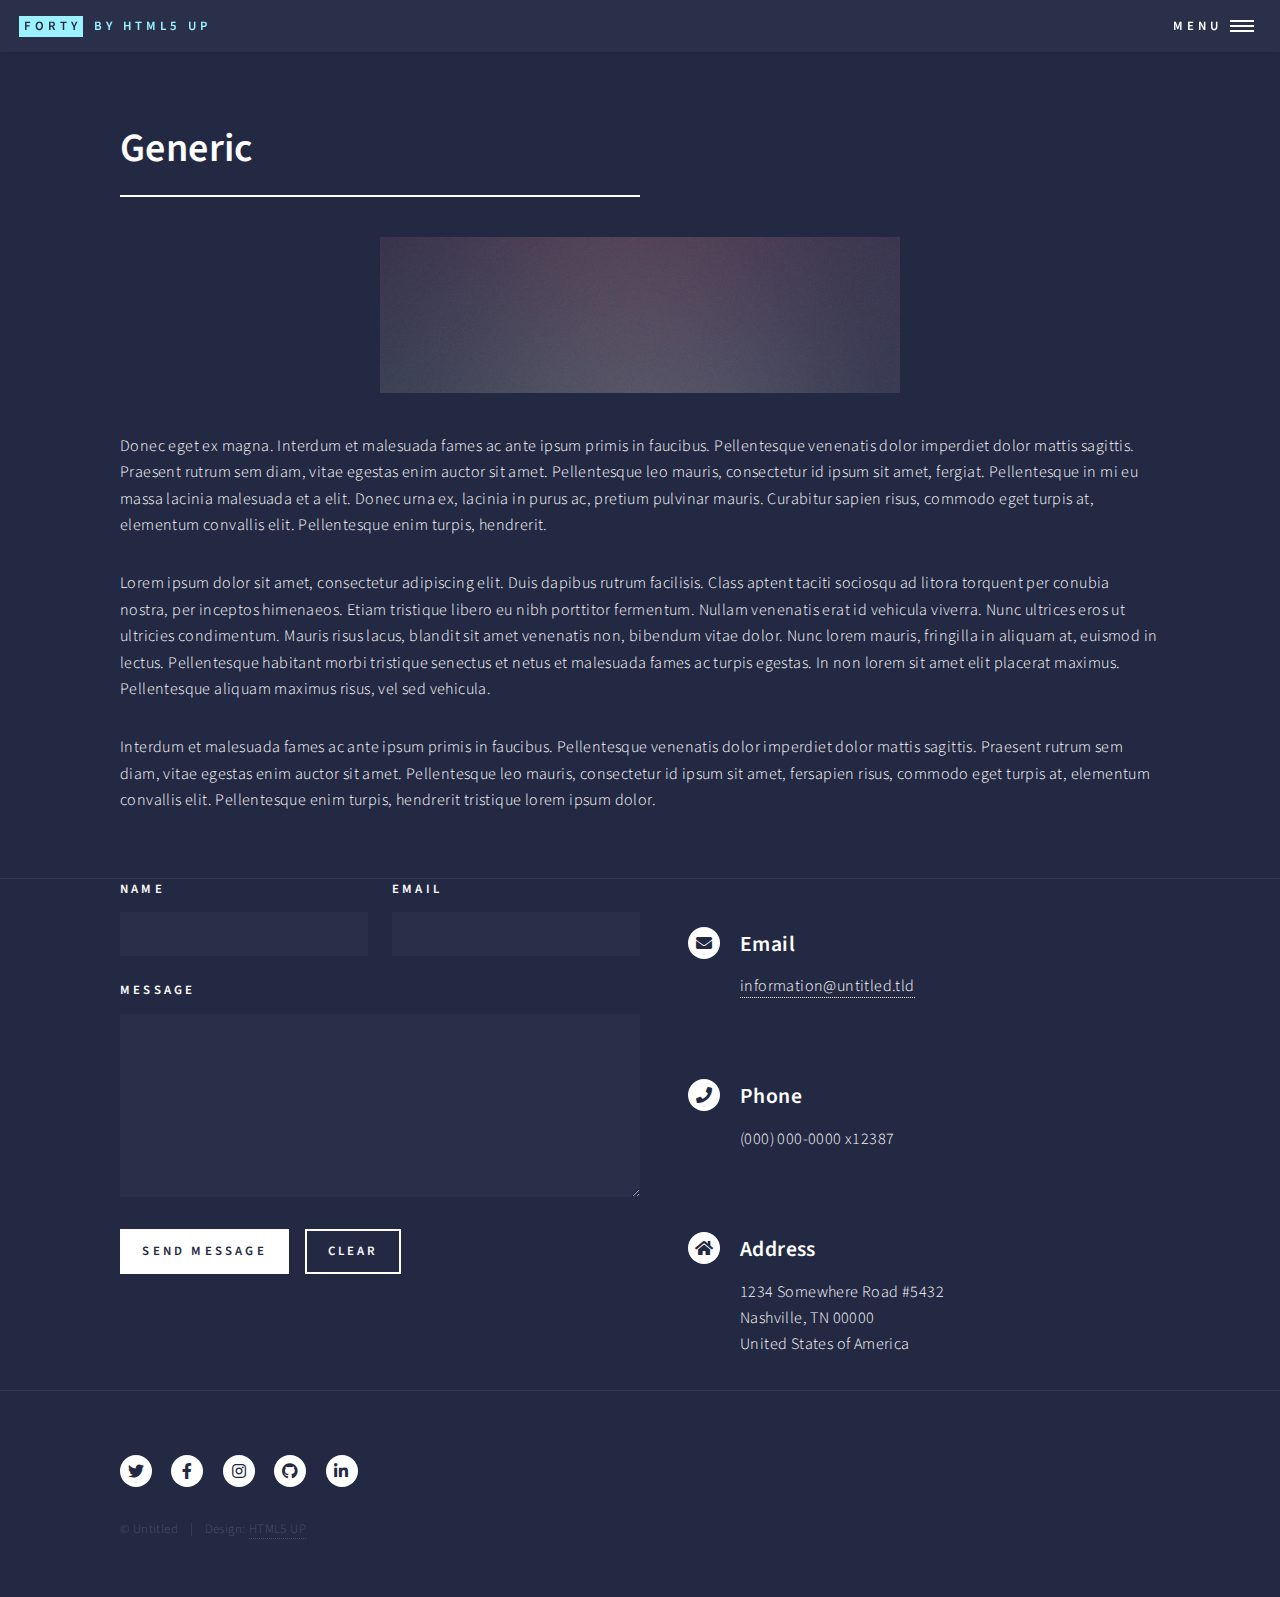
<file: generic.html>
<!DOCTYPE HTML>
<!--
	Forty by HTML5 UP
	html5up.net | @ajlkn
	Free for personal and commercial use under the CCA 3.0 license (html5up.net/license)
-->
<html>
	<head>
		<title>Generic - Forty by HTML5 UP</title>
		<meta charset="utf-8" />
		<meta name="viewport" content="width=device-width, initial-scale=1, user-scalable=no" />
		<link rel="stylesheet" href="assets/css/main.css" />
		<noscript><link rel="stylesheet" href="assets/css/noscript.css" /></noscript>
	</head>
	<body class="is-preload">

		<!-- Wrapper -->
			<div id="wrapper">

				<!-- Header -->
					<header id="header">
						<a href="index.html" class="logo"><strong>Forty</strong> <span>by HTML5 UP</span></a>
						<nav>
							<a href="#menu">Menu</a>
						</nav>
					</header>

				<!-- Menu -->
					<nav id="menu">
						<ul class="links">
							<li><a href="index.html">Home</a></li>
							<li><a href="landing.html">Landing</a></li>
							<li><a href="generic.html">Generic</a></li>
							<li><a href="elements.html">Elements</a></li>
						</ul>
						<ul class="actions stacked">
							<li><a href="#" class="button primary fit">Get Started</a></li>
							<li><a href="#" class="button fit">Log In</a></li>
						</ul>
					</nav>

				<!-- Main -->
					<div id="main" class="alt">

						<!-- One -->
							<section id="one">
								<div class="inner">
									<header class="major">
										<h1>Generic</h1>
									</header>
									<span class="image main"><img src="images/pic11.jpg" alt="" /></span>
									<p>Donec eget ex magna. Interdum et malesuada fames ac ante ipsum primis in faucibus. Pellentesque venenatis dolor imperdiet dolor mattis sagittis. Praesent rutrum sem diam, vitae egestas enim auctor sit amet. Pellentesque leo mauris, consectetur id ipsum sit amet, fergiat. Pellentesque in mi eu massa lacinia malesuada et a elit. Donec urna ex, lacinia in purus ac, pretium pulvinar mauris. Curabitur sapien risus, commodo eget turpis at, elementum convallis elit. Pellentesque enim turpis, hendrerit.</p>
									<p>Lorem ipsum dolor sit amet, consectetur adipiscing elit. Duis dapibus rutrum facilisis. Class aptent taciti sociosqu ad litora torquent per conubia nostra, per inceptos himenaeos. Etiam tristique libero eu nibh porttitor fermentum. Nullam venenatis erat id vehicula viverra. Nunc ultrices eros ut ultricies condimentum. Mauris risus lacus, blandit sit amet venenatis non, bibendum vitae dolor. Nunc lorem mauris, fringilla in aliquam at, euismod in lectus. Pellentesque habitant morbi tristique senectus et netus et malesuada fames ac turpis egestas. In non lorem sit amet elit placerat maximus. Pellentesque aliquam maximus risus, vel sed vehicula.</p>
									<p>Interdum et malesuada fames ac ante ipsum primis in faucibus. Pellentesque venenatis dolor imperdiet dolor mattis sagittis. Praesent rutrum sem diam, vitae egestas enim auctor sit amet. Pellentesque leo mauris, consectetur id ipsum sit amet, fersapien risus, commodo eget turpis at, elementum convallis elit. Pellentesque enim turpis, hendrerit tristique lorem ipsum dolor.</p>
								</div>
							</section>

					</div>

				<!-- Contact -->
					<section id="contact">
						<div class="inner">
							<section>
								<form method="post" action="#">
									<div class="fields">
										<div class="field half">
											<label for="name">Name</label>
											<input type="text" name="name" id="name" />
										</div>
										<div class="field half">
											<label for="email">Email</label>
											<input type="text" name="email" id="email" />
										</div>
										<div class="field">
											<label for="message">Message</label>
											<textarea name="message" id="message" rows="6"></textarea>
										</div>
									</div>
									<ul class="actions">
										<li><input type="submit" value="Send Message" class="primary" /></li>
										<li><input type="reset" value="Clear" /></li>
									</ul>
								</form>
							</section>
							<section class="split">
								<section>
									<div class="contact-method">
										<span class="icon solid alt fa-envelope"></span>
										<h3>Email</h3>
										<a href="#">information@untitled.tld</a>
									</div>
								</section>
								<section>
									<div class="contact-method">
										<span class="icon solid alt fa-phone"></span>
										<h3>Phone</h3>
										<span>(000) 000-0000 x12387</span>
									</div>
								</section>
								<section>
									<div class="contact-method">
										<span class="icon solid alt fa-home"></span>
										<h3>Address</h3>
										<span>1234 Somewhere Road #5432<br />
										Nashville, TN 00000<br />
										United States of America</span>
									</div>
								</section>
							</section>
						</div>
					</section>

				<!-- Footer -->
					<footer id="footer">
						<div class="inner">
							<ul class="icons">
								<li><a href="#" class="icon brands alt fa-twitter"><span class="label">Twitter</span></a></li>
								<li><a href="#" class="icon brands alt fa-facebook-f"><span class="label">Facebook</span></a></li>
								<li><a href="#" class="icon brands alt fa-instagram"><span class="label">Instagram</span></a></li>
								<li><a href="#" class="icon brands alt fa-github"><span class="label">GitHub</span></a></li>
								<li><a href="#" class="icon brands alt fa-linkedin-in"><span class="label">LinkedIn</span></a></li>
							</ul>
							<ul class="copyright">
								<li>&copy; Untitled</li><li>Design: <a href="https://html5up.net">HTML5 UP</a></li>
							</ul>
						</div>
					</footer>

			</div>

		<!-- Scripts -->
			<script src="assets/js/jquery.min.js"></script>
			<script src="assets/js/jquery.scrolly.min.js"></script>
			<script src="assets/js/jquery.scrollex.min.js"></script>
			<script src="assets/js/browser.min.js"></script>
			<script src="assets/js/breakpoints.min.js"></script>
			<script src="assets/js/util.js"></script>
			<script src="assets/js/main.js"></script>

	</body>
</html>
</file>
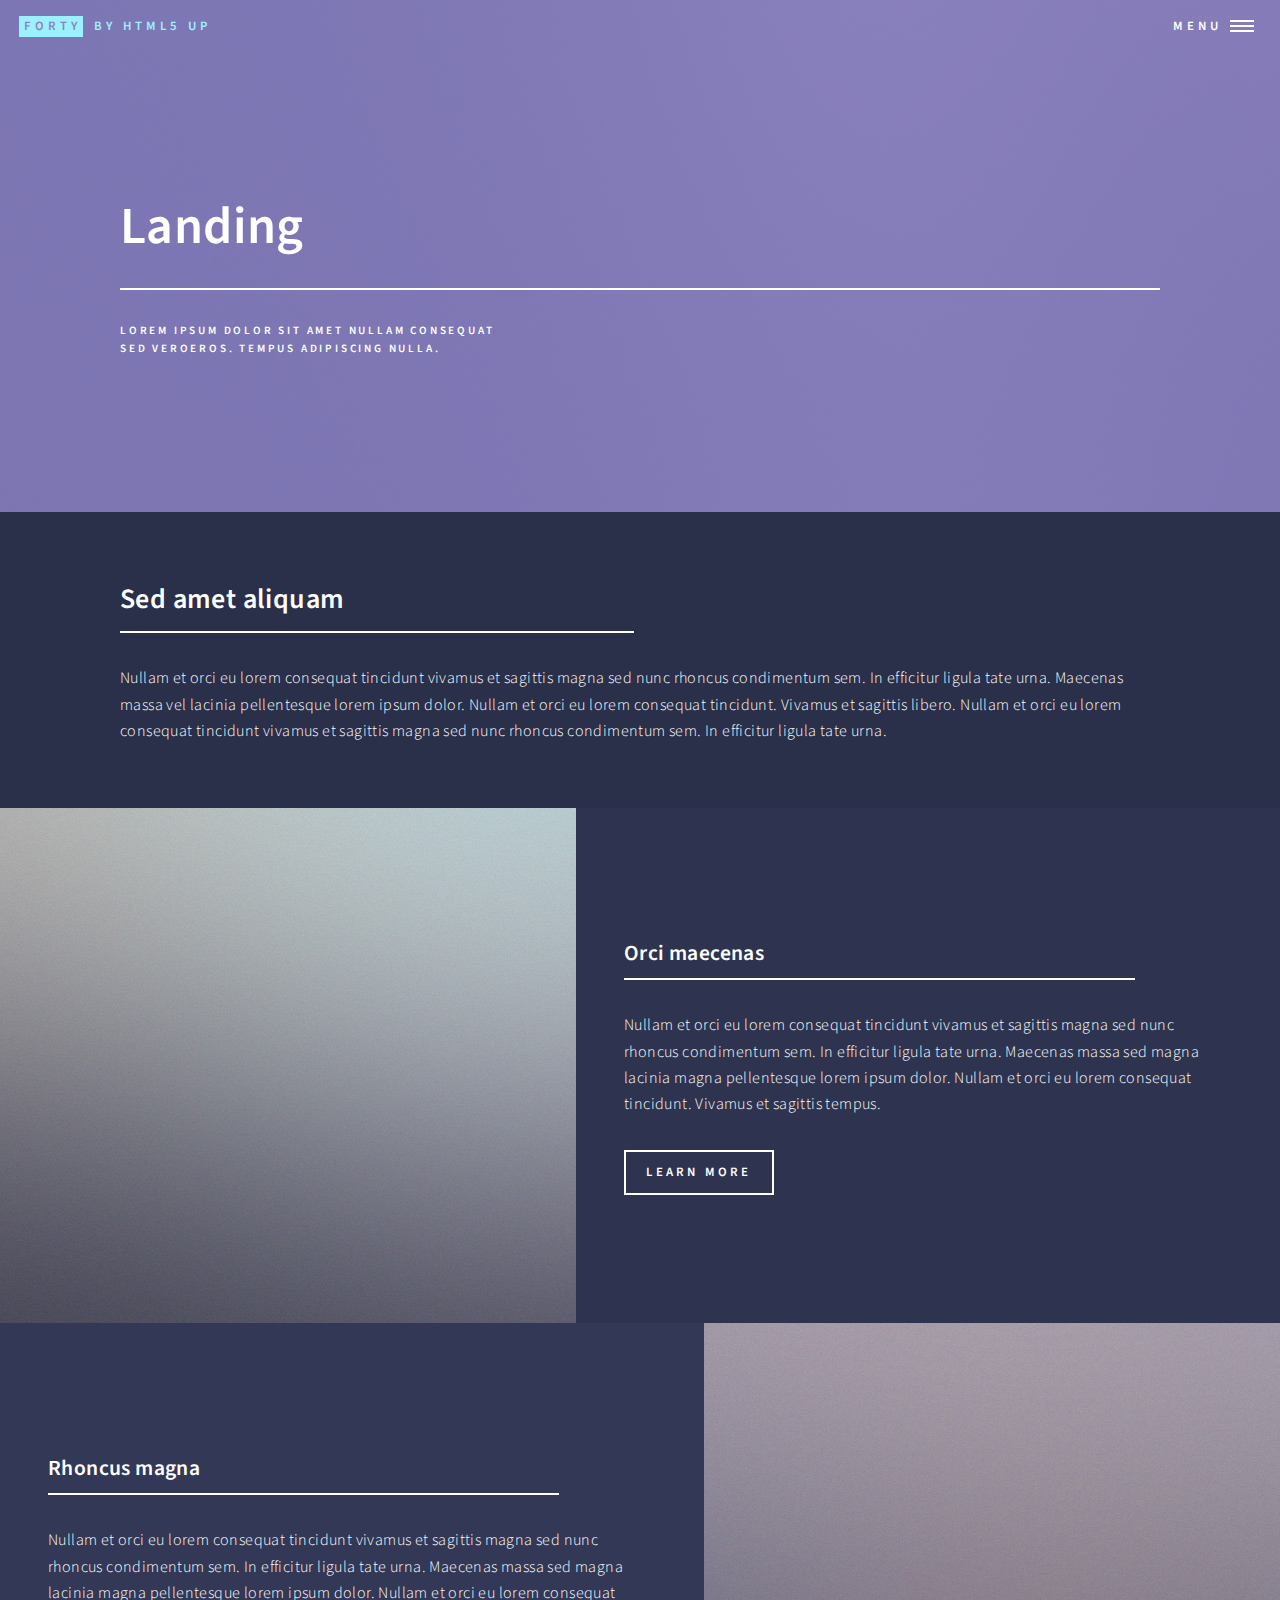
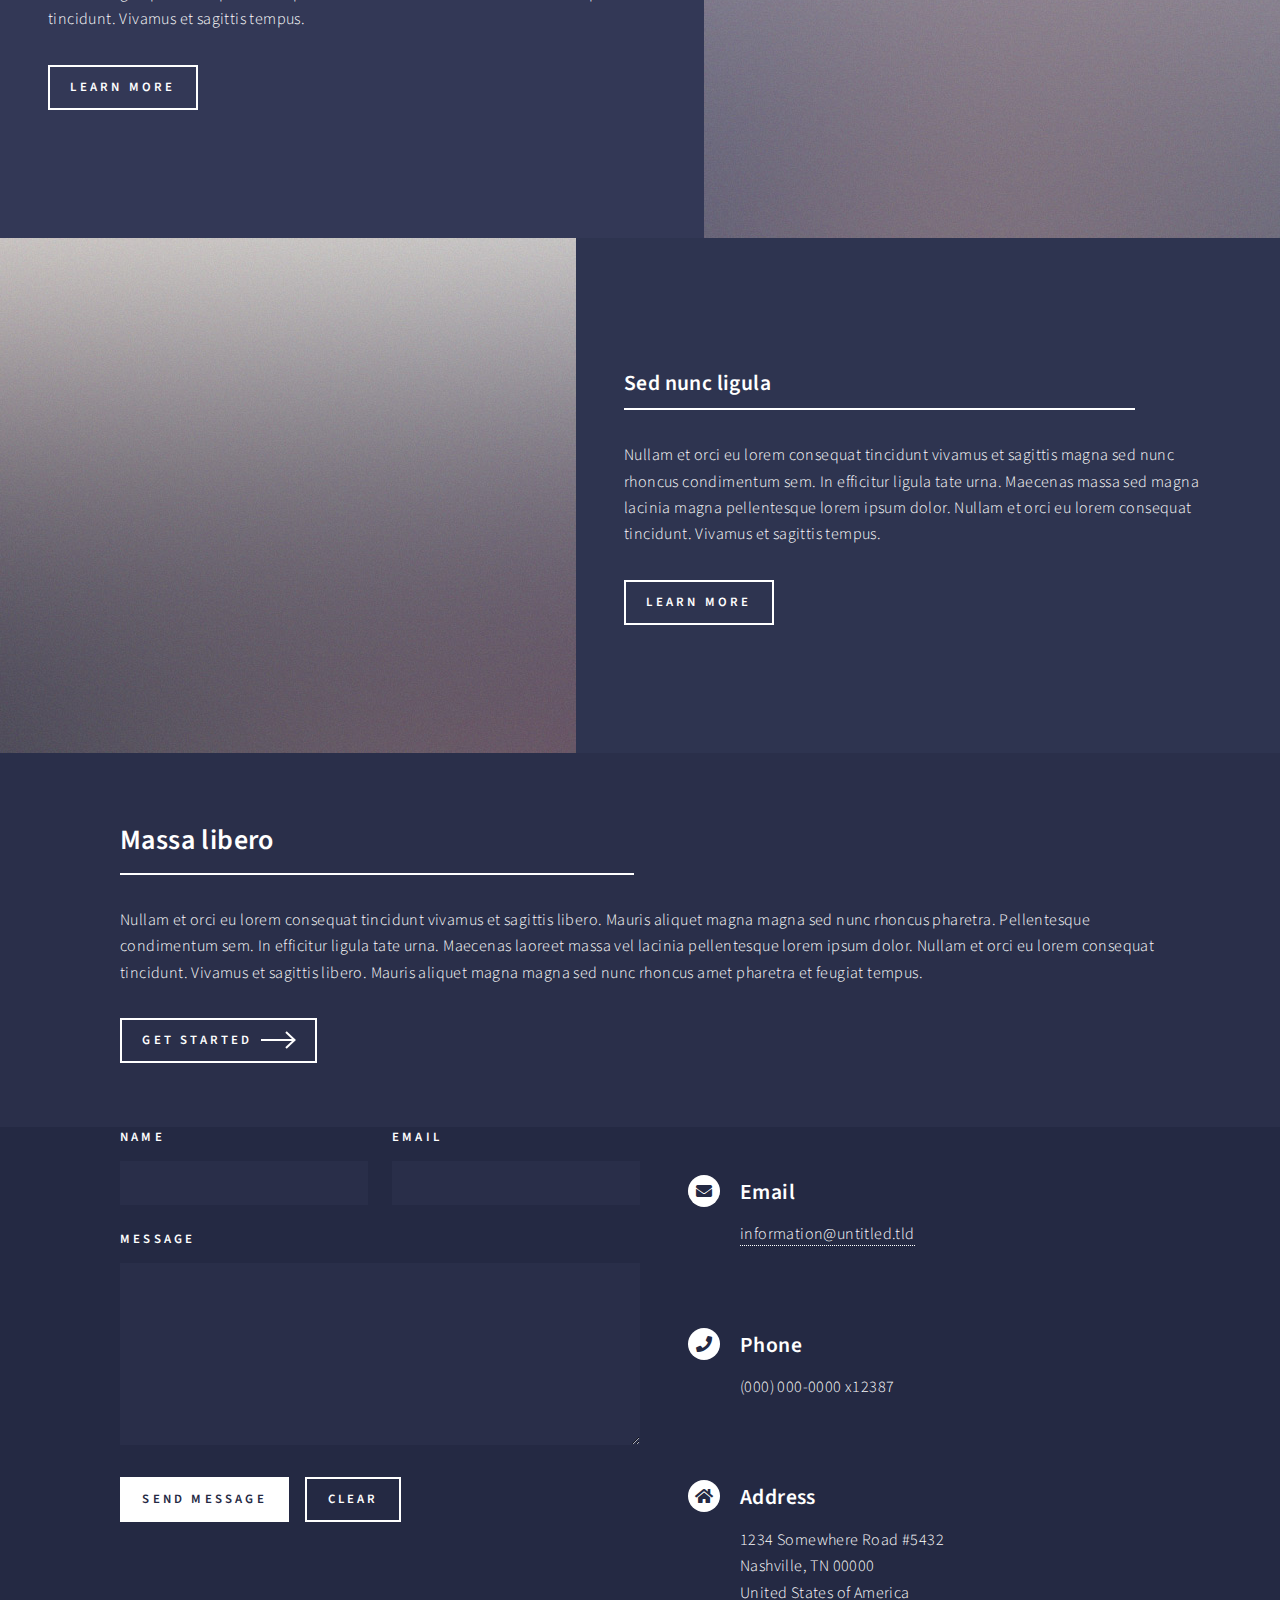
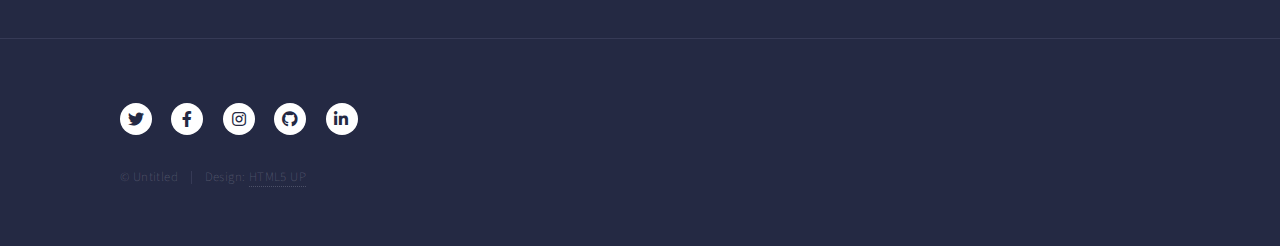
<file: landing copy.html>
<!DOCTYPE HTML>
<!--
	Forty by HTML5 UP
	html5up.net | @ajlkn
	Free for personal and commercial use under the CCA 3.0 license (html5up.net/license)
-->
<html>
	<head>
		<title>Landing - Forty by HTML5 UP</title>
		<meta charset="utf-8" />
		<meta name="viewport" content="width=device-width, initial-scale=1, user-scalable=no" />
		<link rel="stylesheet" href="assets/css/main.css" />
		<noscript><link rel="stylesheet" href="assets/css/noscript.css" /></noscript>
	</head>
	<body class="is-preload">

		<!-- Wrapper -->
			<div id="wrapper">

				<!-- Header -->
				<!-- Note: The "styleN" class below should match that of the banner element. -->
					<header id="header" class="alt style2">
						<a href="index.html" class="logo"><strong>Forty</strong> <span>by HTML5 UP</span></a>
						<nav>
							<a href="#menu">Menu</a>
						</nav>
					</header>

				<!-- Menu -->
					<nav id="menu">
						<ul class="links">
							<li><a href="index.html">Home</a></li>
							<li><a href="landing.html">Landing</a></li>
							<li><a href="generic.html">Generic</a></li>
							<li><a href="elements.html">Elements</a></li>
						</ul>
						<ul class="actions stacked">
							<li><a href="#" class="button primary fit">Get Started</a></li>
							<li><a href="#" class="button fit">Log In</a></li>
						</ul>
					</nav>

				<!-- Banner -->
				<!-- Note: The "styleN" class below should match that of the header element. -->
					<section id="banner" class="style2">
						<div class="inner">
							<span class="image">
								<img src="images/pic07.jpg" alt="" />
							</span>
							<header class="major">
								<h1>Landing</h1>
							</header>
							<div class="content">
								<p>Lorem ipsum dolor sit amet nullam consequat<br />
								sed veroeros. tempus adipiscing nulla.</p>
							</div>
						</div>
					</section>

				<!-- Main -->
					<div id="main">

						<!-- One -->
							<section id="one">
								<div class="inner">
									<header class="major">
										<h2>Sed amet aliquam</h2>
									</header>
									<p>Nullam et orci eu lorem consequat tincidunt vivamus et sagittis magna sed nunc rhoncus condimentum sem. In efficitur ligula tate urna. Maecenas massa vel lacinia pellentesque lorem ipsum dolor. Nullam et orci eu lorem consequat tincidunt. Vivamus et sagittis libero. Nullam et orci eu lorem consequat tincidunt vivamus et sagittis magna sed nunc rhoncus condimentum sem. In efficitur ligula tate urna.</p>
								</div>
							</section>

						<!-- Two -->
							<section id="two" class="spotlights">
								<section>
									<a href="generic.html" class="image">
										<img src="images/pic08.jpg" alt="" data-position="center center" />
									</a>
									<div class="content">
										<div class="inner">
											<header class="major">
												<h3>Orci maecenas</h3>
											</header>
											<p>Nullam et orci eu lorem consequat tincidunt vivamus et sagittis magna sed nunc rhoncus condimentum sem. In efficitur ligula tate urna. Maecenas massa sed magna lacinia magna pellentesque lorem ipsum dolor. Nullam et orci eu lorem consequat tincidunt. Vivamus et sagittis tempus.</p>
											<ul class="actions">
												<li><a href="generic.html" class="button">Learn more</a></li>
											</ul>
										</div>
									</div>
								</section>
								<section>
									<a href="generic.html" class="image">
										<img src="images/pic09.jpg" alt="" data-position="top center" />
									</a>
									<div class="content">
										<div class="inner">
											<header class="major">
												<h3>Rhoncus magna</h3>
											</header>
											<p>Nullam et orci eu lorem consequat tincidunt vivamus et sagittis magna sed nunc rhoncus condimentum sem. In efficitur ligula tate urna. Maecenas massa sed magna lacinia magna pellentesque lorem ipsum dolor. Nullam et orci eu lorem consequat tincidunt. Vivamus et sagittis tempus.</p>
											<ul class="actions">
												<li><a href="generic.html" class="button">Learn more</a></li>
											</ul>
										</div>
									</div>
								</section>
								<section>
									<a href="generic.html" class="image">
										<img src="images/pic10.jpg" alt="" data-position="25% 25%" />
									</a>
									<div class="content">
										<div class="inner">
											<header class="major">
												<h3>Sed nunc ligula</h3>
											</header>
											<p>Nullam et orci eu lorem consequat tincidunt vivamus et sagittis magna sed nunc rhoncus condimentum sem. In efficitur ligula tate urna. Maecenas massa sed magna lacinia magna pellentesque lorem ipsum dolor. Nullam et orci eu lorem consequat tincidunt. Vivamus et sagittis tempus.</p>
											<ul class="actions">
												<li><a href="generic.html" class="button">Learn more</a></li>
											</ul>
										</div>
									</div>
								</section>
							</section>

						<!-- Three -->
							<section id="three">
								<div class="inner">
									<header class="major">
										<h2>Massa libero</h2>
									</header>
									<p>Nullam et orci eu lorem consequat tincidunt vivamus et sagittis libero. Mauris aliquet magna magna sed nunc rhoncus pharetra. Pellentesque condimentum sem. In efficitur ligula tate urna. Maecenas laoreet massa vel lacinia pellentesque lorem ipsum dolor. Nullam et orci eu lorem consequat tincidunt. Vivamus et sagittis libero. Mauris aliquet magna magna sed nunc rhoncus amet pharetra et feugiat tempus.</p>
									<ul class="actions">
										<li><a href="generic.html" class="button next">Get Started</a></li>
									</ul>
								</div>
							</section>

					</div>

				<!-- Contact -->
					<section id="contact">
						<div class="inner">
							<section>
								<form method="post" action="#">
									<div class="fields">
										<div class="field half">
											<label for="name">Name</label>
											<input type="text" name="name" id="name" />
										</div>
										<div class="field half">
											<label for="email">Email</label>
											<input type="text" name="email" id="email" />
										</div>
										<div class="field">
											<label for="message">Message</label>
											<textarea name="message" id="message" rows="6"></textarea>
										</div>
									</div>
									<ul class="actions">
										<li><input type="submit" value="Send Message" class="primary" /></li>
										<li><input type="reset" value="Clear" /></li>
									</ul>
								</form>
							</section>
							<section class="split">
								<section>
									<div class="contact-method">
										<span class="icon solid alt fa-envelope"></span>
										<h3>Email</h3>
										<a href="#">information@untitled.tld</a>
									</div>
								</section>
								<section>
									<div class="contact-method">
										<span class="icon solid alt fa-phone"></span>
										<h3>Phone</h3>
										<span>(000) 000-0000 x12387</span>
									</div>
								</section>
								<section>
									<div class="contact-method">
										<span class="icon solid alt fa-home"></span>
										<h3>Address</h3>
										<span>1234 Somewhere Road #5432<br />
										Nashville, TN 00000<br />
										United States of America</span>
									</div>
								</section>
							</section>
						</div>
					</section>

				<!-- Footer -->
					<footer id="footer">
						<div class="inner">
							<ul class="icons">
								<li><a href="#" class="icon brands alt fa-twitter"><span class="label">Twitter</span></a></li>
								<li><a href="#" class="icon brands alt fa-facebook-f"><span class="label">Facebook</span></a></li>
								<li><a href="#" class="icon brands alt fa-instagram"><span class="label">Instagram</span></a></li>
								<li><a href="#" class="icon brands alt fa-github"><span class="label">GitHub</span></a></li>
								<li><a href="#" class="icon brands alt fa-linkedin-in"><span class="label">LinkedIn</span></a></li>
							</ul>
							<ul class="copyright">
								<li>&copy; Untitled</li><li>Design: <a href="https://html5up.net">HTML5 UP</a></li>
							</ul>
						</div>
					</footer>

			</div>

		<!-- Scripts -->
			<script src="assets/js/jquery.min.js"></script>
			<script src="assets/js/jquery.scrolly.min.js"></script>
			<script src="assets/js/jquery.scrollex.min.js"></script>
			<script src="assets/js/browser.min.js"></script>
			<script src="assets/js/breakpoints.min.js"></script>
			<script src="assets/js/util.js"></script>
			<script src="assets/js/main.js"></script>

	</body>
</html>
</file>
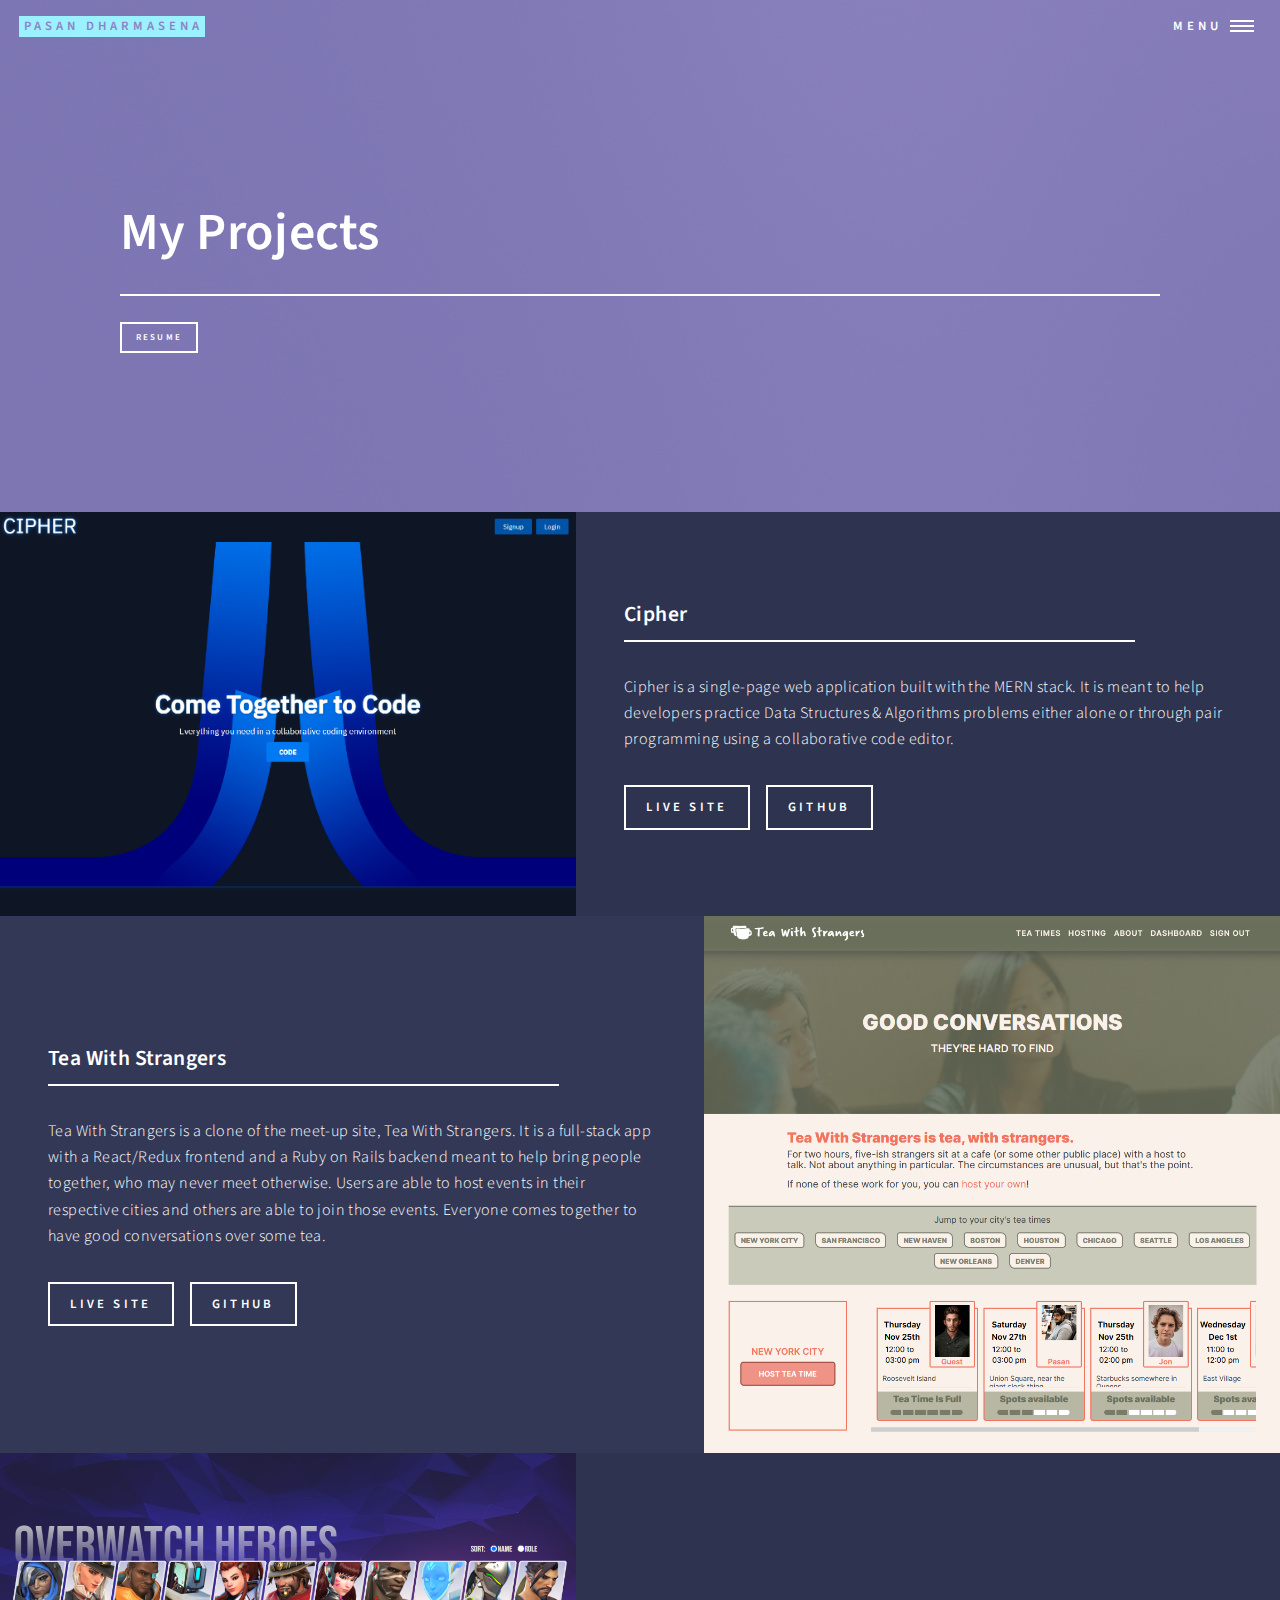
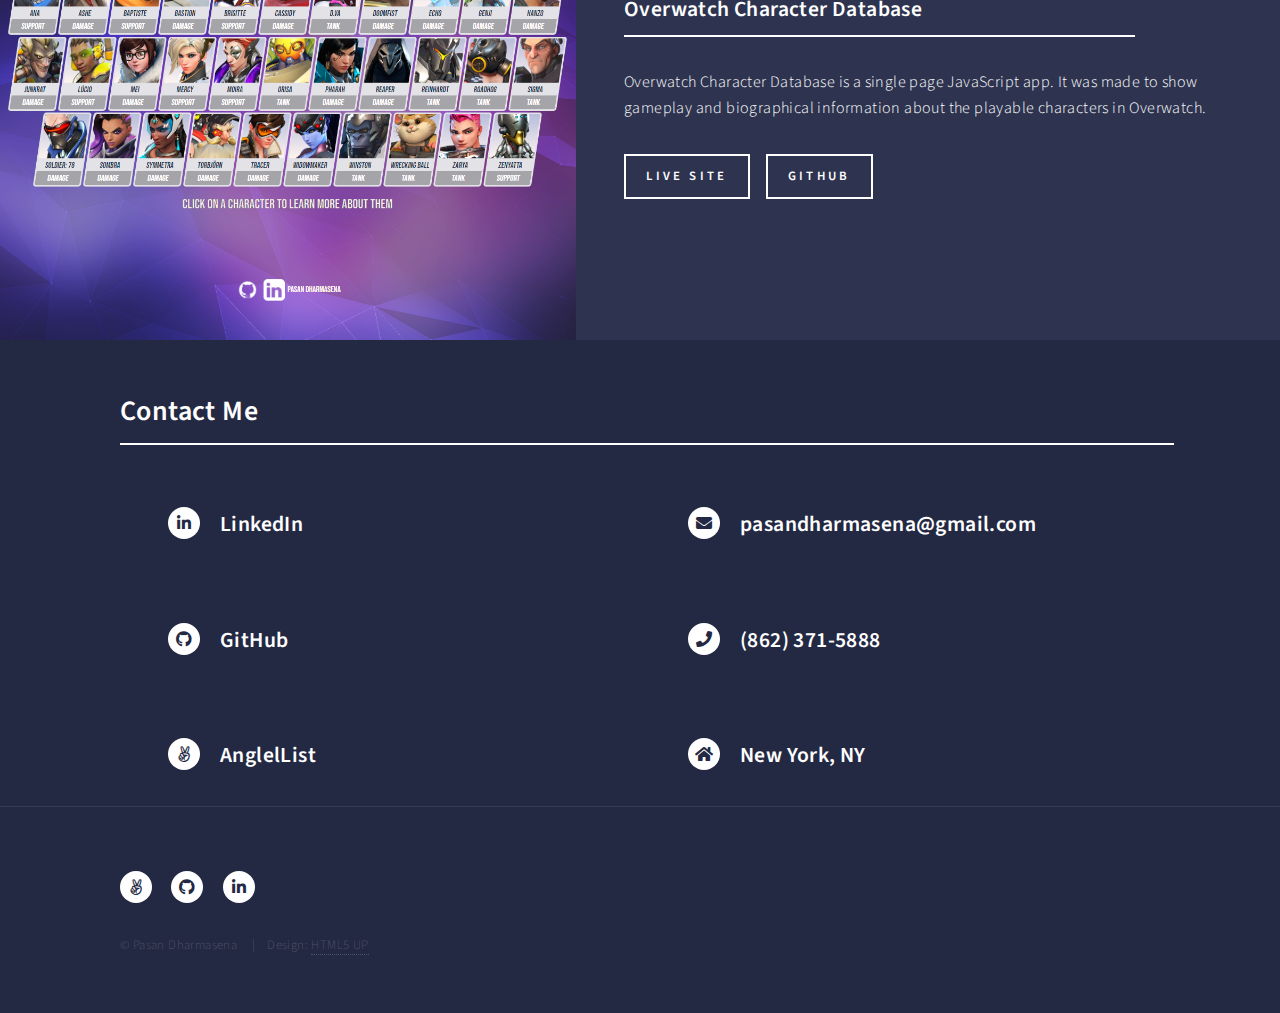
<file: projects.html>
<!DOCTYPE HTML>
<!--
	Forty by HTML5 UP
	html5up.net | @ajlkn
	Free for personal and commercial use under the CCA 3.0 license (html5up.net/license)
-->
<html>

<head>
	<title>Project - Pasan Dharmasena</title>
	<link rel="shortcut icon" type="image/jpg" href="images/favicon.png" />
	<meta charset="utf-8" />
	<meta name="viewport" content="width=device-width, initial-scale=1, user-scalable=no" />
	<link rel="stylesheet" href="assets/css/main.css" />
	<noscript>
		<link rel="stylesheet" href="assets/css/noscript.css" />
	</noscript>
</head>

<body class="is-preload">

	<!-- Wrapper -->
	<div id="wrapper">

		<!-- Header -->
		<!-- Note: The "styleN" class below should match that of the banner element. -->
		<header id="header" class="alt style2">
			<a href="index.html" class="logo"><strong>Pasan Dharmasena</strong></a>
			<nav>
				<a href="#menu">Menu</a>
			</nav>
		</header>

		<!-- Menu -->
		<nav id="menu">
			<ul class="links">
				<li><a href="index.html">Home</a></li>
				<li><a href="about.html">About Me</a></li>
				<li><a href="projects.html">My Projects</a></li>
				<li><a href="skills.html">My Skills</a></li>
				<li><a href="work.html">My Work</a></li>
			</ul>
		</nav>

		<!-- Banner -->
		<!-- Note: The "styleN" class below should match that of the header element. -->
		<section id="banner" class="style2">
			<div class="inner">
				<span class="image">
					<img src="images/pic07.jpg" alt="" />
				</span>
				<header class="major">
					<h1>My Projects</h1>
					<p>
						<a href="./images/PasanDharmasena_Resume_2022.pdf" target="_blank"
							download="Pasan Dharmasena Resume" class="button default">
							<span>RESUME</span>
						</a>
					</p>
				</header>
			</div>
		</section>

		<!-- Main -->
		<div id="main">

			<!-- Two -->
			<section id="two" class="spotlights">
				<section>
					<a href="generic.html" class="image">
						<img src="images/cipher.PNG" alt="" data-position="center center" />
					</a>
					<div class="content">
						<div class="inner">
							<header class="major">
								<h3>Cipher</h3>
							</header>
							<p>Cipher is a single-page web application built with the MERN stack. It is meant to help
								developers practice Data Structures & Algorithms problems either alone or through pair
								programming using a collaborative code editor.</p>
							<ul class="actions">
								<li><a href="https://cipher-mern.herokuapp.com/" class="button">Live Site</a></li>
								<li><a href="https://github.com/moodln/Cipher" class="button">GitHub</a></li>
							</ul>
						</div>
					</div>
				</section>
				<section>
					<a href="generic.html" class="image">
						<img src="images/TeaTimesIndex.PNG" alt="" data-position="top center" />
					</a>
					<div class="content">
						<div class="inner">
							<header class="major">
								<h3>Tea With Strangers</h3>
							</header>
							<p>Tea With Strangers is a clone of the meet-up site, Tea With Strangers. It is a full-stack
								app with a React/Redux frontend and a Ruby on Rails backend meant to help bring people
								together, who may never meet otherwise. Users are able to host events in their
								respective cities and others are able to join those events. Everyone comes together to
								have good conversations over some tea.</p>
							<ul class="actions">
								<li><a href="https://teawithstrangers-pd.herokuapp.com/" class="button">Live Site</a>
								</li>
								<li><a href="https://github.com/Arebiter/TeaWithStrangers" class="button">GitHub</a>
								</li>
							</ul>
						</div>
					</div>
				</section>
				<section>
					<a href="generic.html" class="image">
						<img src="images/overwatch.PNG" alt="" data-position="25% 25%" />
					</a>
					<div class="content">
						<div class="inner">
							<header class="major">
								<h3>Overwatch Character Database</h3>
							</header>
							<p>Overwatch Character Database is a single page JavaScript app. It was made to show
								gameplay and biographical information about the playable characters in Overwatch.</p>
							<ul class="actions">
								<li><a href="https://arebiter.github.io/OverwatchCharacters/" class="button">Live
										Site</a></li>
								<li><a href="https://github.com/Arebiter/OverwatchCharacters" class="button">GitHub</a>
								</li>
							</ul>
						</div>
					</div>
				</section>
			</section>
		</div>

		<!-- Contact -->
		<section id="contact">
			<div class="inner">
				<header class="major">
					<h2>Contact Me</h2>
				</header>
			</div>
			<div class="inner">
				<section class="split">
					<section>
						<div class="contact-method">
							<span class="icon brands alt fa-linkedin-in"></span>
							<h3><a href="https://www.linkedin.com/in/pasan-dharmasena-135507159/"
									target="_blank">LinkedIn</a></h3>
						</div>
					</section>
					<section>
						<div class="contact-method">
							<span class="icon brands alt fa-github"></span>
							<h3><a href="https://github.com/Arebiter" target="_blank">GitHub</a></h3>
						</div>
					</section>
					<section>
						<div class="contact-method">
							<span class="icon brands alt fa-angellist"></span>
							<h3><a href="https://angel.co/u/pasan-dharmasena" target="_blank">AnglelList</a></h3>
						</div>
					</section>
				</section>
				<section class="split">
					<section>
						<div class="contact-method">
							<span class="icon solid alt fa-envelope"></span>
							<h3>pasandharmasena@gmail.com</h3>
						</div>
					</section>
					<section>
						<div class="contact-method">
							<span class="icon solid alt fa-phone"></span>
							<h3>(862) 371-5888</h3>
						</div>
					</section>
					<section>
						<div class="contact-method">
							<span class="icon solid alt fa-home"></span>
							<h3>New York, NY</h3>
						</div>
					</section>
				</section>
			</div>
		</section>

		<!-- Footer -->
		<footer id="footer">
			<div class="inner">
				<ul class="icons">
					<li><a href="https://angel.co/u/pasan-dharmasena" target="_blank"
							class="icon brands alt fa-angellist"><span class="label">AnglelList</span></a></li>
					<li><a href="https://github.com/Arebiter" target="_blank" class="icon brands alt fa-github"><span
								class="label">GitHub</span></a></li>
					<li><a href="https://www.linkedin.com/in/pasan-dharmasena-135507159/" target="_blank"
							class="icon brands alt fa-linkedin-in"><span class="label">LinkedIn</span></a></li>
				</ul>
				<ul class="copyright">
					<li>&copy; Pasan Dharmasena</li>
					<li>Design: <a href="https://html5up.net">HTML5 UP</a></li>
				</ul>
			</div>
		</footer>

	</div>

	<!-- Scripts -->
	<script src="assets/js/jquery.min.js"></script>
	<script src="assets/js/jquery.scrolly.min.js"></script>
	<script src="assets/js/jquery.scrollex.min.js"></script>
	<script src="assets/js/browser.min.js"></script>
	<script src="assets/js/breakpoints.min.js"></script>
	<script src="assets/js/util.js"></script>
	<script src="assets/js/main.js"></script>

</body>

</html>
</file>
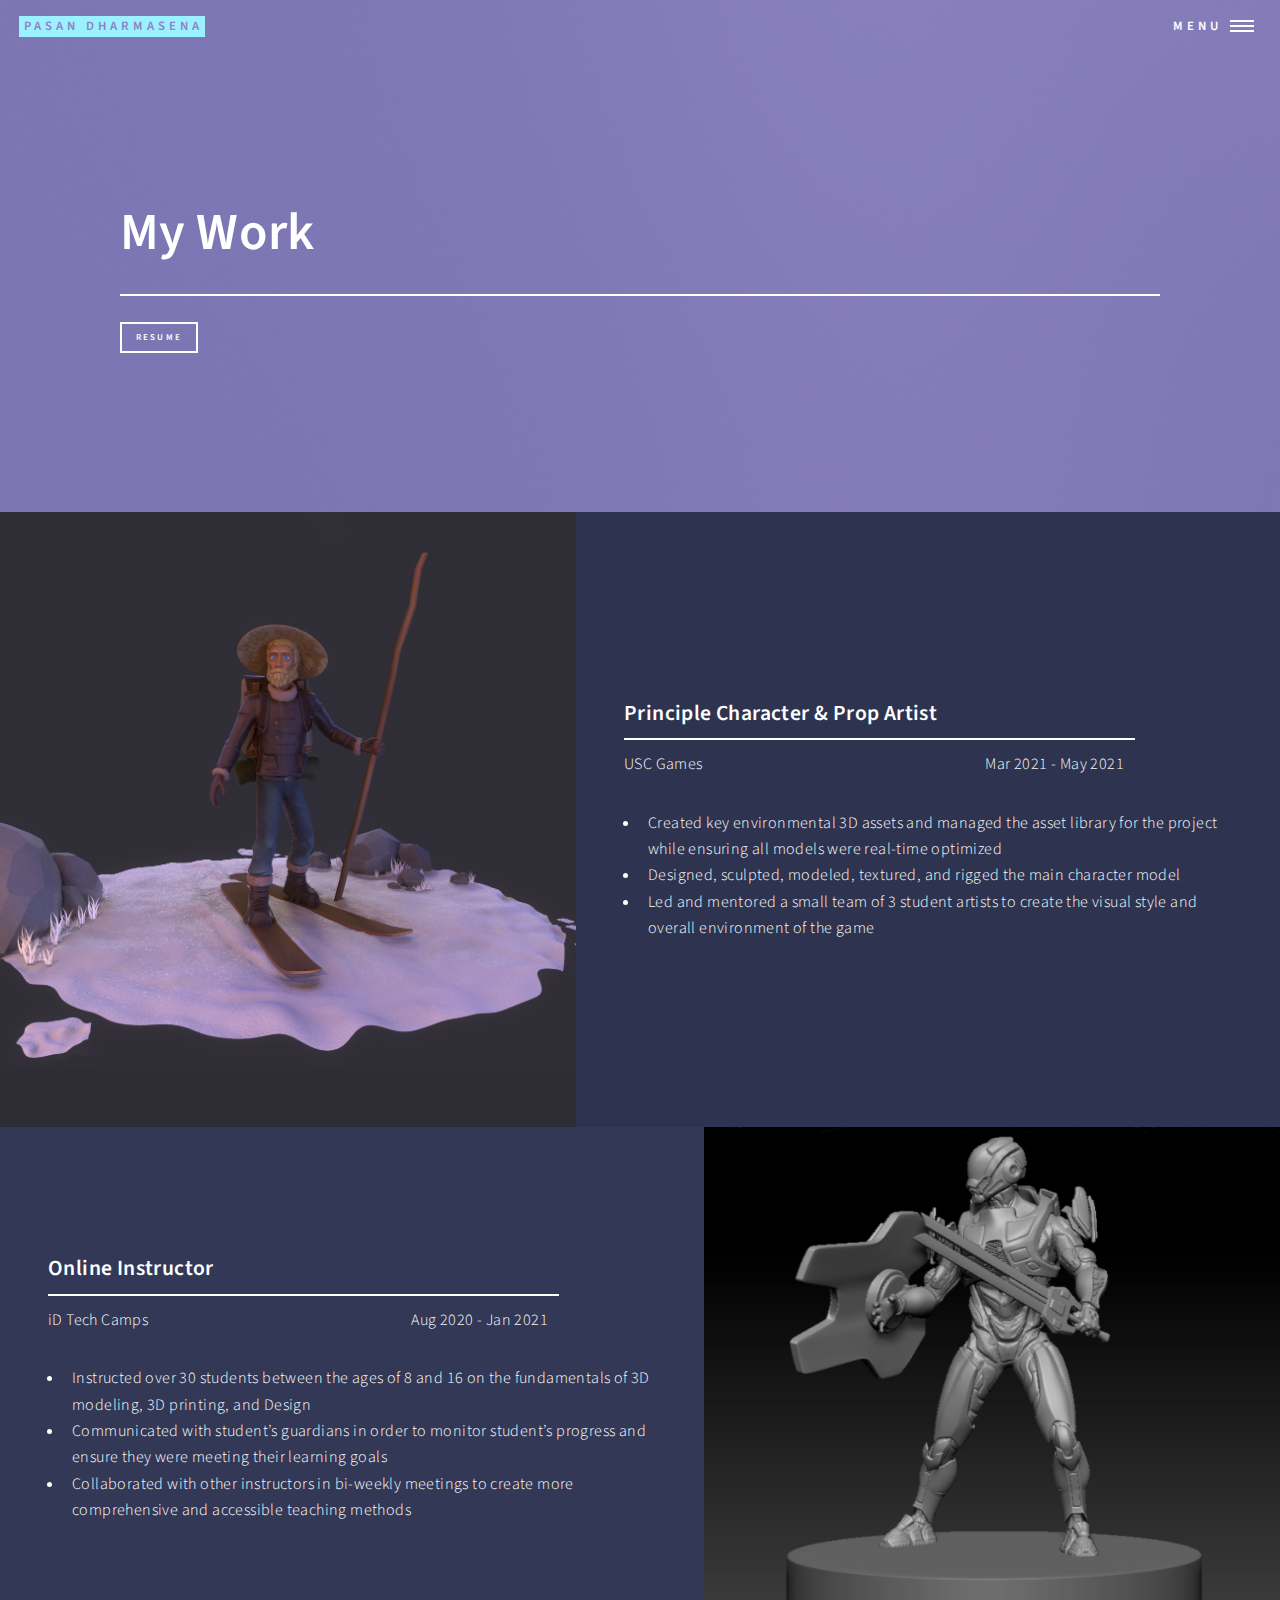
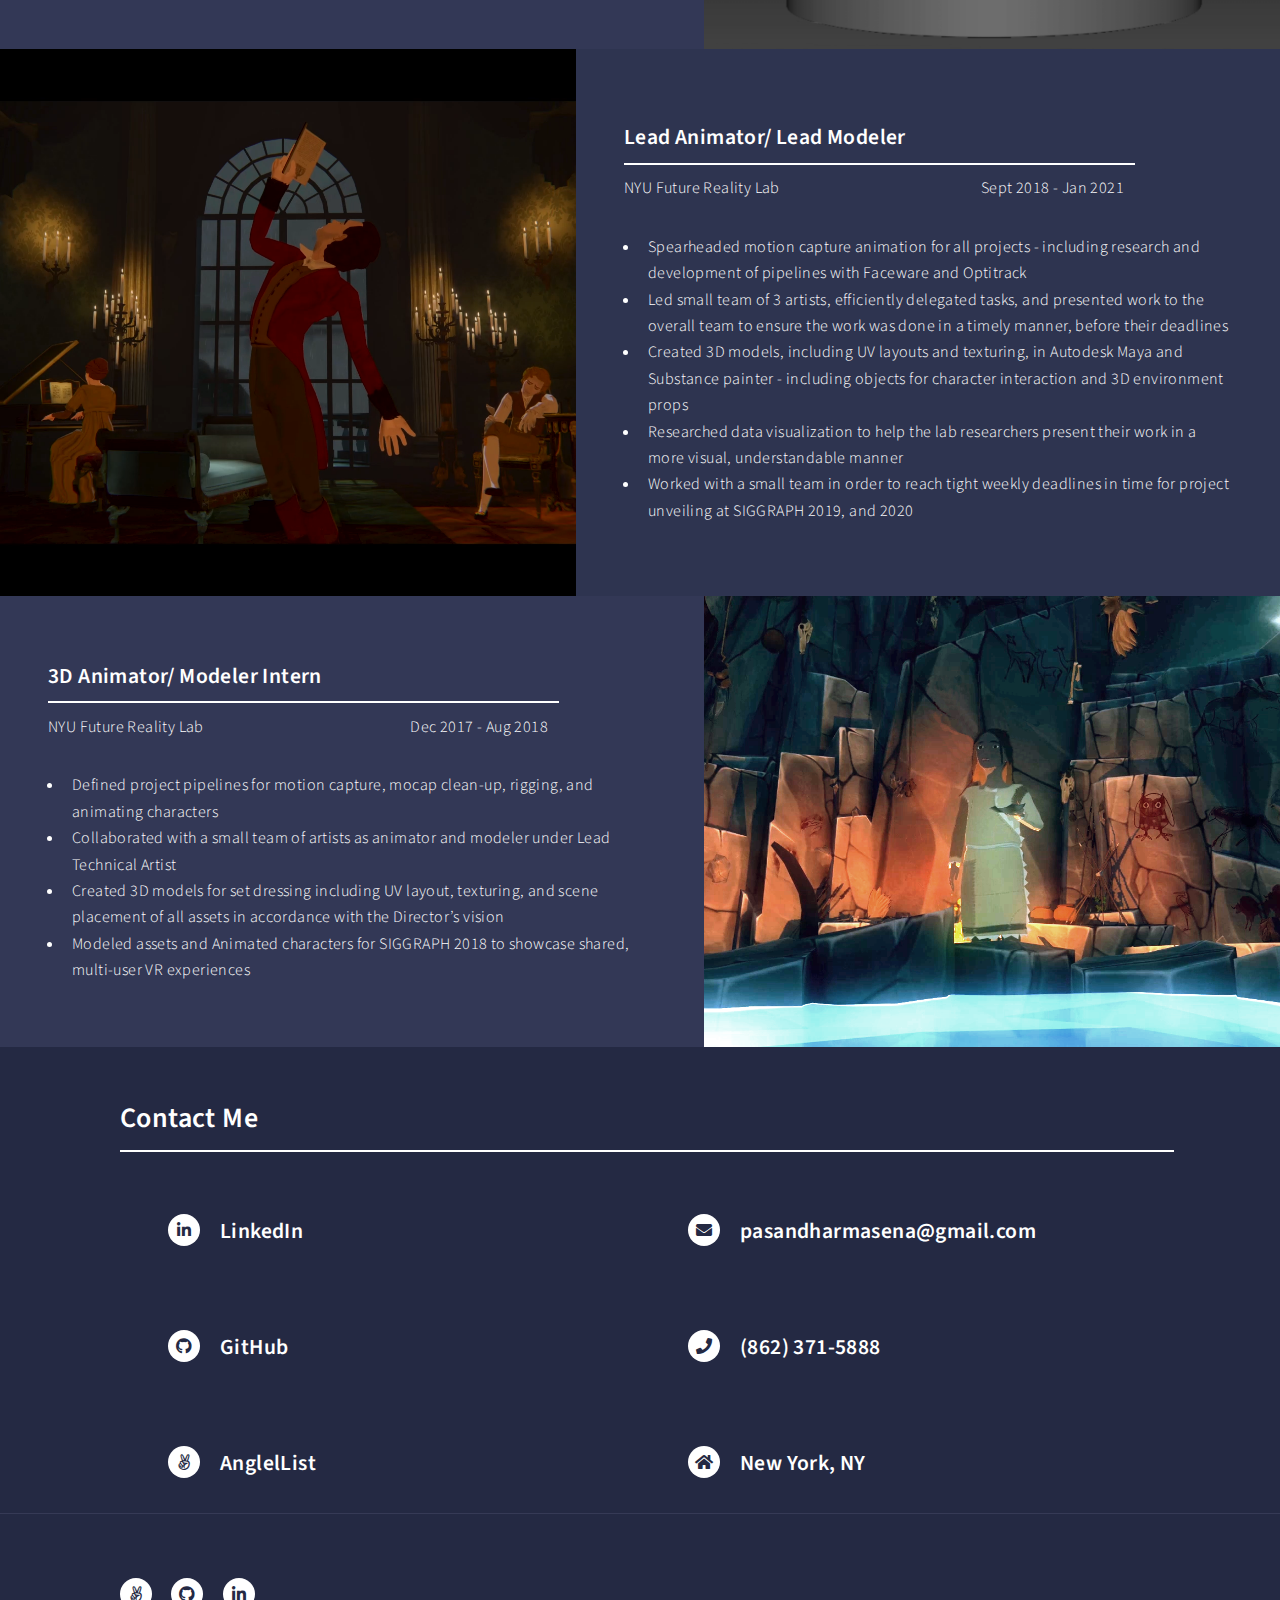
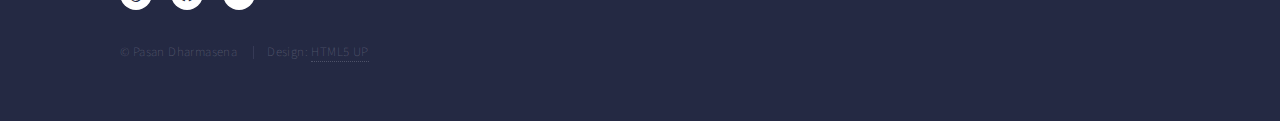
<file: work.html>
<!DOCTYPE HTML>
<!--
	Forty by HTML5 UP
	html5up.net | @ajlkn
	Free for personal and commercial use under the CCA 3.0 license (html5up.net/license)
-->
<html>

<head>
	<title>Work - Pasan Dharmasena</title>
	<link rel="shortcut icon" type="image/jpg" href="images/favicon.png" />
	<meta charset="utf-8" />
	<meta name="viewport" content="width=device-width, initial-scale=1, user-scalable=no" />
	<link rel="stylesheet" href="assets/css/main.css" />
	<noscript>
		<link rel="stylesheet" href="assets/css/noscript.css" />
	</noscript>
</head>

<body class="is-preload">

	<!-- Wrapper -->
	<div id="wrapper">

		<!-- Header -->
		<!-- Note: The "styleN" class below should match that of the banner element. -->
		<header id="header" class="alt style2">
			<a href="index.html" class="logo"><strong>Pasan Dharmasena</strong></a>
			<nav>
				<a href="#menu">Menu</a>
			</nav>
		</header>

		<!-- Menu -->
		<nav id="menu">
			<ul class="links">
				<li><a href="index.html">Home</a></li>
				<li><a href="about.html">About Me</a></li>
				<li><a href="projects.html">My Projects</a></li>
				<li><a href="skills.html">My Skills</a></li>
				<li><a href="work.html">My Work</a></li>
			</ul>
		</nav>

		<!-- Banner -->
		<!-- Note: The "styleN" class below should match that of the header element. -->
		<section id="banner" class="style2">
			<div class="inner">
				<span class="image">
					<img src="images/pic07.jpg" alt="" />
				</span>
				<header class="major">
					<h1>My Work</h1>
					<p>
						<a href="./images/PasanDharmasena_Resume_2022.pdf" target="_blank"
							download="Pasan Dharmasena Resume" class="button default">
							<span>RESUME</span>
						</a>
					</p>
				</header>
			</div>
		</section>

		<!-- Main -->
		<div id="main">

			<!-- Two -->
			<section id="two" class="spotlights">
				<section>
					<a href="generic.html" class="image">
						<img src="images/snow.png" alt="" data-position="center center" />
					</a>
					<div class="content">
						<div class="inner">
							<header class="major">
								<h3>Principle Character & Prop Artist</h3>
								<div>
									<span>USC Games</span>
									<span>Mar 2021 - May 2021</span>
								</div>
							</header>
							<ul>
								<li>
									Created key environmental 3D assets and managed the asset library for the project
									while
									ensuring all models were real-time optimized
								</li>
								<li>
									Designed, sculpted, modeled, textured, and rigged the main character model
								</li>
								<li>
									Led and mentored a small team of 3 student artists to create the visual style and
									overall environment of the game
								</li>
							</ul>
						</div>
					</div>
				</section>
				<section>
					<a href="generic.html" class="image">
						<img src="images/idtech.png" alt="" data-position="top center" />
					</a>
					<div class="content">
						<div class="inner">
							<header class="major">
								<h3>Online Instructor</h3>
								<div>
									<span>iD Tech Camps</span>
									<span>Aug 2020 - Jan 2021</span>
								</div>
							</header>
							<ul>
								<li>
									Instructed over 30 students between the ages of 8 and 16 on the fundamentals of 3D
									modeling, 3D printing, and Design
								</li>
								<li>
									Communicated with student’s guardians in order to monitor student’s progress and
									ensure they were meeting their learning goals
								</li>
								<li>
									Collaborated with other instructors in bi-weekly meetings to create more
									comprehensive and accessible teaching methods
								</li>
							</ul>
						</div>
					</div>
				</section>
				<section>
					<a href="generic.html" class="image">
						<img src="images/matm.png" alt="" data-position="25% 25%" />
					</a>
					<div class="content">
						<div class="inner">
							<header class="major">
								<h3>Lead Animator/ Lead Modeler</h3>
								<div>
									<span>NYU Future Reality Lab</span>
									<span>Sept 2018 - Jan 2021</span>
								</div>
							</header>
							<ul>
								<li>
									Spearheaded motion capture animation for all projects - including research and
									development of pipelines with Faceware and Optitrack
								</li>
								<li>
									Led small team of 3 artists, efficiently delegated tasks, and presented work to the
									overall team to ensure the work was done in a timely manner, before their deadlines
								</li>
								<li>
									Created 3D models, including UV layouts and texturing, in Autodesk Maya and
									Substance painter - including objects for character interaction and 3D environment
									props
								</li>
								<li>
									Researched data visualization to help the lab researchers present their work in a
									more visual, understandable manner
								</li>
								<li>
									Worked with a small team in order to reach tight weekly deadlines in time for
									project unveiling at SIGGRAPH 2019, and 2020
								</li>
							</ul>
						</div>
					</div>
				</section>
				<section>
					<a href="generic.html" class="image">
						<img src="images/cave.png" alt="" data-position="top center" />
					</a>
					<div class="content">
						<div class="inner">
							<header class="major">
								<h3>3D Animator/ Modeler Intern</h3>
								<div>
									<span>NYU Future Reality Lab</span>
									<span>Dec 2017 - Aug 2018</span>
								</div>
							</header>
							<ul>
								<li>
									Defined project pipelines for motion capture, mocap clean-up, rigging, and animating
									characters
								</li>
								<li>
									Collaborated with a small team of artists as animator and modeler under Lead
									Technical Artist
								</li>
								<li>
									Created 3D models for set dressing including UV layout, texturing, and scene
									placement of all assets in accordance with the Director’s vision
								</li>
								<li>
									Modeled assets and Animated characters for SIGGRAPH 2018 to showcase shared,
									multi-user VR experiences
								</li>
							</ul>
						</div>
					</div>
				</section>
			</section>
		</div>

		<!-- Contact -->
		<section id="contact">
			<div class="inner">
				<header class="major">
					<h2>Contact Me</h2>
				</header>
			</div>
			<div class="inner">
				<section class="split">
					<section>
						<div class="contact-method">
							<span class="icon brands alt fa-linkedin-in"></span>
							<h3><a href="https://www.linkedin.com/in/pasan-dharmasena-135507159/"
									target="_blank">LinkedIn</a></h3>
						</div>
					</section>
					<section>
						<div class="contact-method">
							<span class="icon brands alt fa-github"></span>
							<h3><a href="https://github.com/Arebiter" target="_blank">GitHub</a></h3>
						</div>
					</section>
					<section>
						<div class="contact-method">
							<span class="icon brands alt fa-angellist"></span>
							<h3><a href="https://angel.co/u/pasan-dharmasena" target="_blank">AnglelList</a></h3>
						</div>
					</section>
				</section>
				<section class="split">
					<section>
						<div class="contact-method">
							<span class="icon solid alt fa-envelope"></span>
							<h3>pasandharmasena@gmail.com</h3>
						</div>
					</section>
					<section>
						<div class="contact-method">
							<span class="icon solid alt fa-phone"></span>
							<h3>(862) 371-5888</h3>
						</div>
					</section>
					<section>
						<div class="contact-method">
							<span class="icon solid alt fa-home"></span>
							<h3>New York, NY</h3>
						</div>
					</section>
				</section>
			</div>
		</section>

		<!-- Footer -->
		<footer id="footer">
			<div class="inner">
				<ul class="icons">
					<li><a href="https://angel.co/u/pasan-dharmasena" target="_blank"
							class="icon brands alt fa-angellist"><span class="label">AnglelList</span></a></li>
					<li><a href="https://github.com/Arebiter" target="_blank" class="icon brands alt fa-github"><span
								class="label">GitHub</span></a></li>
					<li><a href="https://www.linkedin.com/in/pasan-dharmasena-135507159/" target="_blank"
							class="icon brands alt fa-linkedin-in"><span class="label">LinkedIn</span></a></li>
				</ul>
				<ul class="copyright">
					<li>&copy; Pasan Dharmasena</li>
					<li>Design: <a href="https://html5up.net">HTML5 UP</a></li>
				</ul>
			</div>
		</footer>

	</div>

	<!-- Scripts -->
	<script src="assets/js/jquery.min.js"></script>
	<script src="assets/js/jquery.scrolly.min.js"></script>
	<script src="assets/js/jquery.scrollex.min.js"></script>
	<script src="assets/js/browser.min.js"></script>
	<script src="assets/js/breakpoints.min.js"></script>
	<script src="assets/js/util.js"></script>
	<script src="assets/js/main.js"></script>

</body>

</html>
</file>
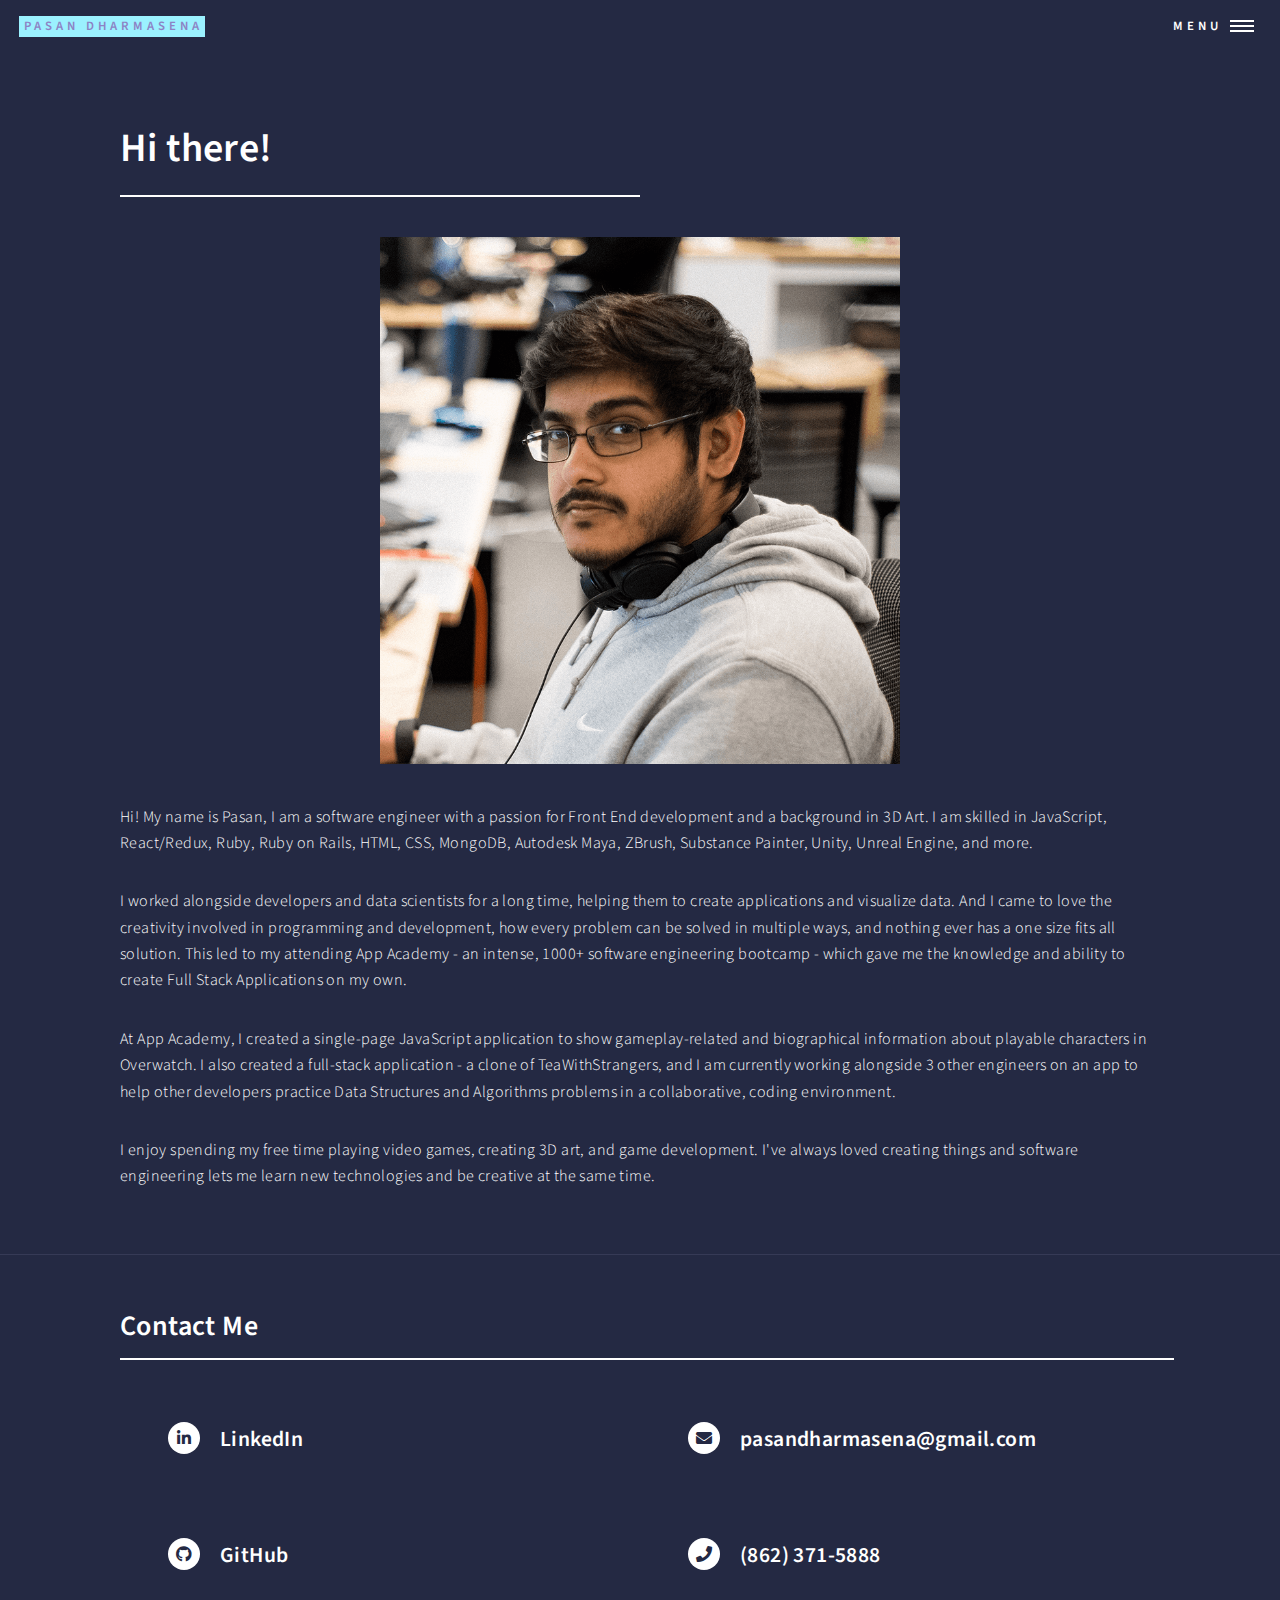
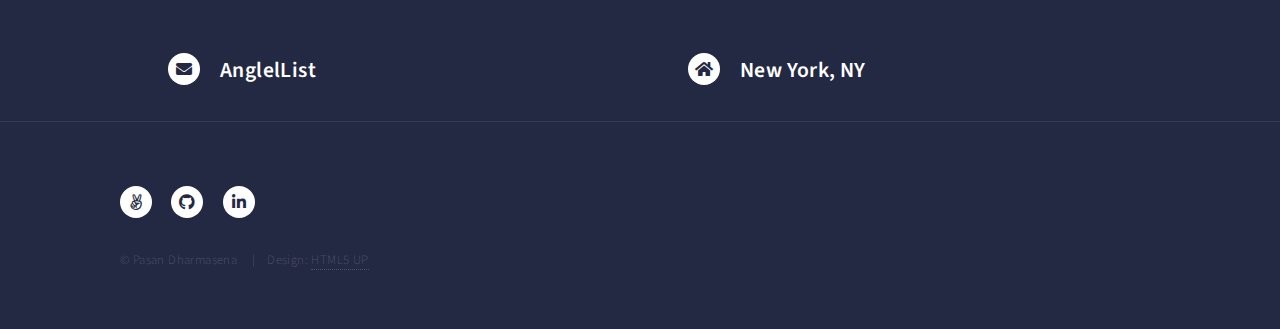
<file: html5up-forty/about.html>
<!DOCTYPE HTML>
<!--
	Forty by HTML5 UP
	html5up.net | @ajlkn
	Free for personal and commercial use under the CCA 3.0 license (html5up.net/license)
-->
<html>

<head>
	<title>About - Pasan Dharmasena</title>
	<meta charset="utf-8" />
	<meta name="viewport" content="width=device-width, initial-scale=1, user-scalable=no" />
	<link rel="stylesheet" href="assets/css/main.css" />
	<noscript>
		<link rel="stylesheet" href="assets/css/noscript.css" />
	</noscript>
</head>

<body class="is-preload">

	<!-- Wrapper -->
	<div id="wrapper">

		<!-- Header -->
		<header id="header" class="alt style2">
			<a href="index.html" class="logo"><strong>Pasan Dharmasena</strong></a>
			<nav>
				<a href="#menu">Menu</a>
			</nav>
		</header>

		<!-- Menu -->
		<nav id="menu">
			<ul class="links">
				<li><a href="index.html">Home</a></li>
				<li><a href="about.html">About Me</a></li>
				<li><a href="projects.html">My Projects</a></li>
				<li><a href="skills.html">My Skills</a></li>
				<li><a href="work.html">My Work</a></li>
			</ul>
		</nav>

		<!-- Main -->
		<div id="main" class="alt">

			<!-- One -->
			<section id="one">
				<div class="inner">
					<header class="major">
						<h1>Hi there!</h1>
					</header>
					<span class="image main"><img src="images/headshot_2B.png" alt="" /></span>
					<p>
						Hi! My name is Pasan, I am a software engineer with a passion for Front End development and a
						background in 3D Art. I am skilled in JavaScript, React/Redux, Ruby, Ruby on Rails, HTML, CSS,
						MongoDB, Autodesk Maya, ZBrush, Substance Painter, Unity, Unreal Engine, and more.
					</p>
					<p>
						I worked alongside developers and data scientists for a long time, helping them to create
						applications and visualize data. And I came to love the creativity involved in programming and
						development, how every problem can be solved in multiple ways, and nothing ever has a one size
						fits all solution. This led to my attending App Academy - an intense, 1000+ software engineering
						bootcamp - which gave me the knowledge and ability to create Full Stack Applications on my own.
					</p>
					<p>
						At App Academy, I created a single-page JavaScript application to show gameplay-related and
						biographical information about playable characters in Overwatch. I also created a full-stack
						application - a clone of TeaWithStrangers, and I am currently working alongside 3 other
						engineers on an app to help other developers practice Data Structures and Algorithms problems in
						a collaborative, coding environment.
					</p>
					<p>
						I enjoy spending my free time playing video games, creating 3D art, and game development. I've
						always loved creating things and software engineering lets me learn new technologies and be
						creative at the same time.
					</p>
				</div>
			</section>

		</div>

		<!-- Contact -->
		<section id="contact">
			<div class="inner">
				<header class="major">
					<h2>Contact Me</h2>
				</header>
			</div>
			<div class="inner">
				<section class="split">
					<section>
						<div class="contact-method">
							<span class="icon brands alt fa-linkedin-in"></span>
							<h3><a href="https://www.linkedin.com/in/pasan-dharmasena-135507159/">LinkedIn</a></h3>
						</div>
					</section>
					<section>
						<div class="contact-method">
							<span class="icon brands alt fa-github"></span>
							<h3><a href="https://github.com/Arebiter">GitHub</a></h3>
						</div>
					</section>
					<section>
						<div class="contact-method">
							<span class="icon solid alt fa-envelope"></span>
							<h3><a href="https://angel.co/u/pasan-dharmasena">AnglelList</a></h3>
						</div>
					</section>
				</section>
				<section class="split">
					<section>
						<div class="contact-method">
							<span class="icon solid alt fa-envelope"></span>
							<h3>pasandharmasena@gmail.com</h3>
						</div>
					</section>
					<section>
						<div class="contact-method">
							<span class="icon solid alt fa-phone"></span>
							<h3>(862) 371-5888</h3>
						</div>
					</section>
					<section>
						<div class="contact-method">
							<span class="icon solid alt fa-home"></span>
							<h3>New York, NY</h3>
						</div>
					</section>
				</section>
			</div>
		</section>

		<!-- Footer -->
		<footer id="footer">
			<div class="inner">
				<ul class="icons">
					<li><a href="#" class="icon brands alt fa-angellist"><span class="label">AnglelList</span></a></li>
					<li><a href="#" class="icon brands alt fa-github"><span class="label">GitHub</span></a></li>
					<li><a href="#" class="icon brands alt fa-linkedin-in"><span class="label">LinkedIn</span></a></li>
				</ul>
				<ul class="copyright">
					<li>&copy; Pasan Dharmasena</li>
					<li>Design: <a href="https://html5up.net">HTML5 UP</a></li>
				</ul>
			</div>
		</footer>

	</div>

	<!-- Scripts -->
	<script src="assets/js/jquery.min.js"></script>
	<script src="assets/js/jquery.scrolly.min.js"></script>
	<script src="assets/js/jquery.scrollex.min.js"></script>
	<script src="assets/js/browser.min.js"></script>
	<script src="assets/js/breakpoints.min.js"></script>
	<script src="assets/js/util.js"></script>
	<script src="assets/js/main.js"></script>

</body>

</html>
</file>
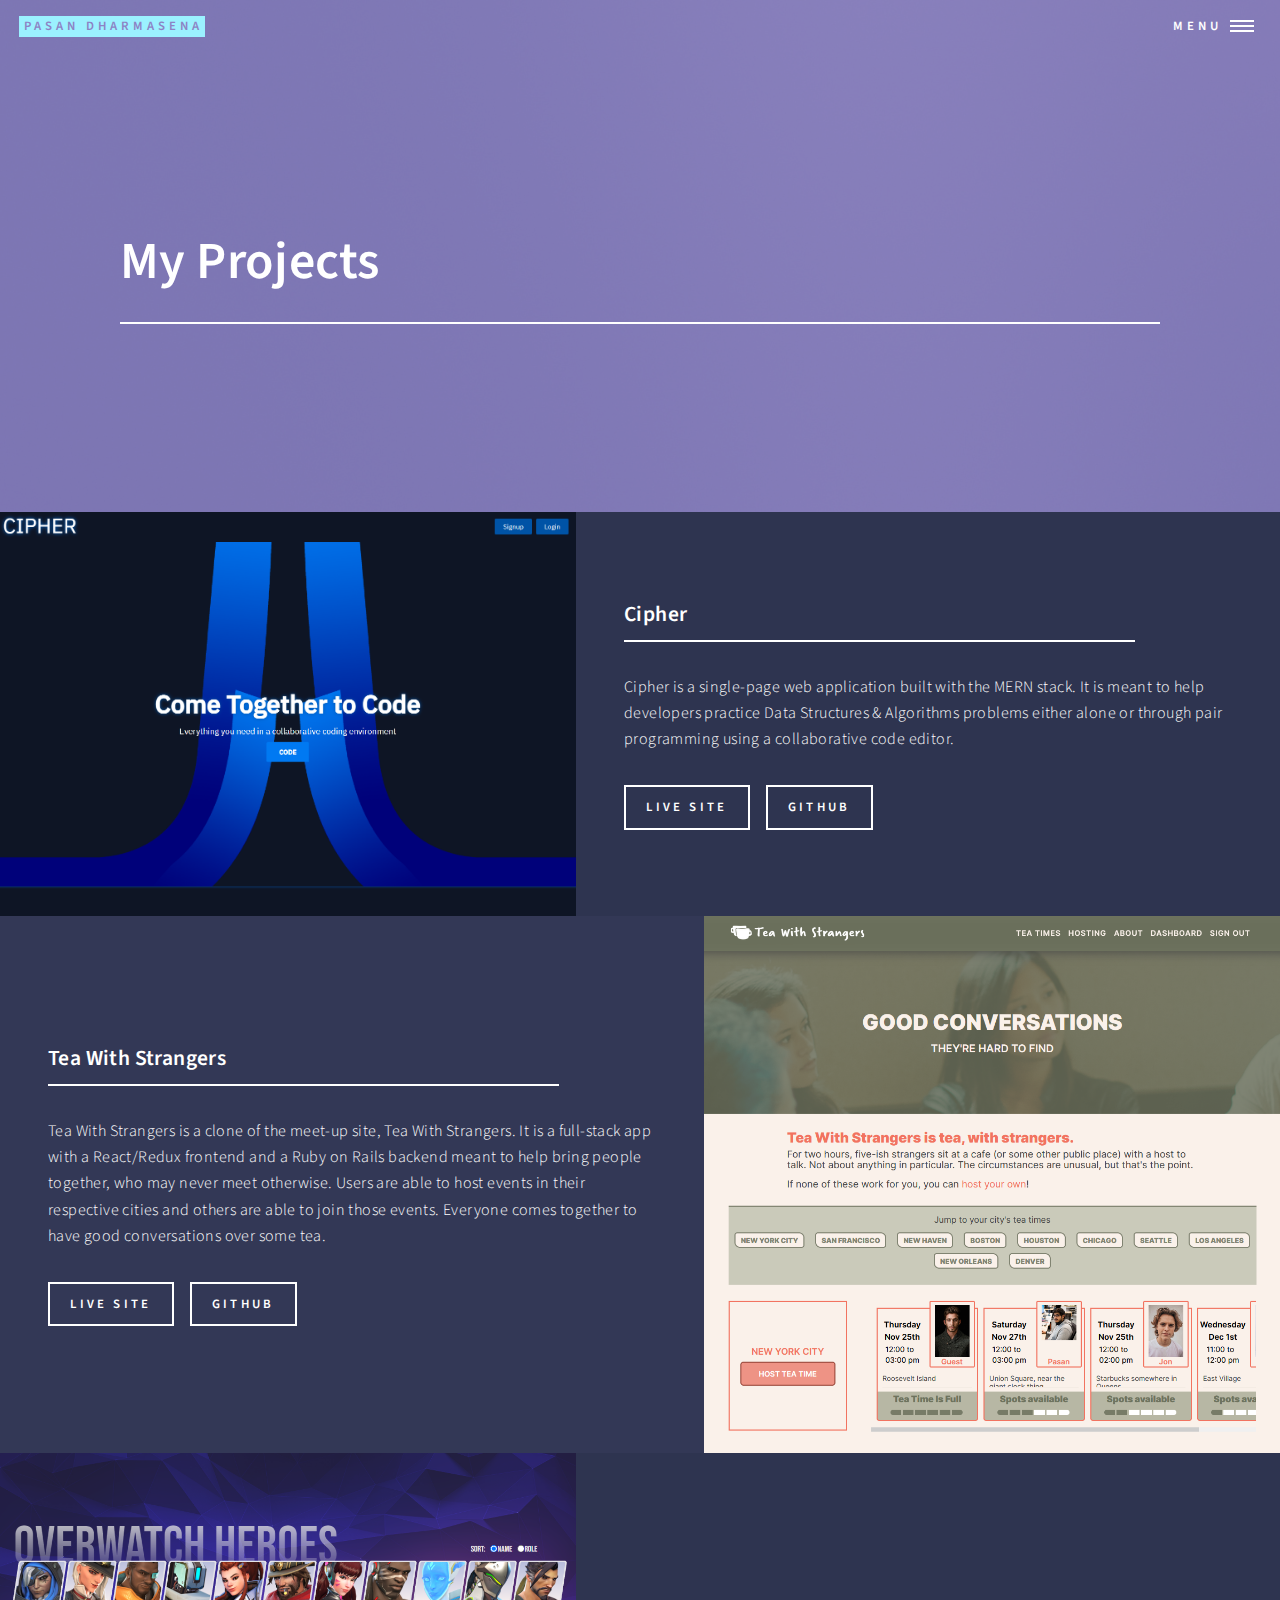
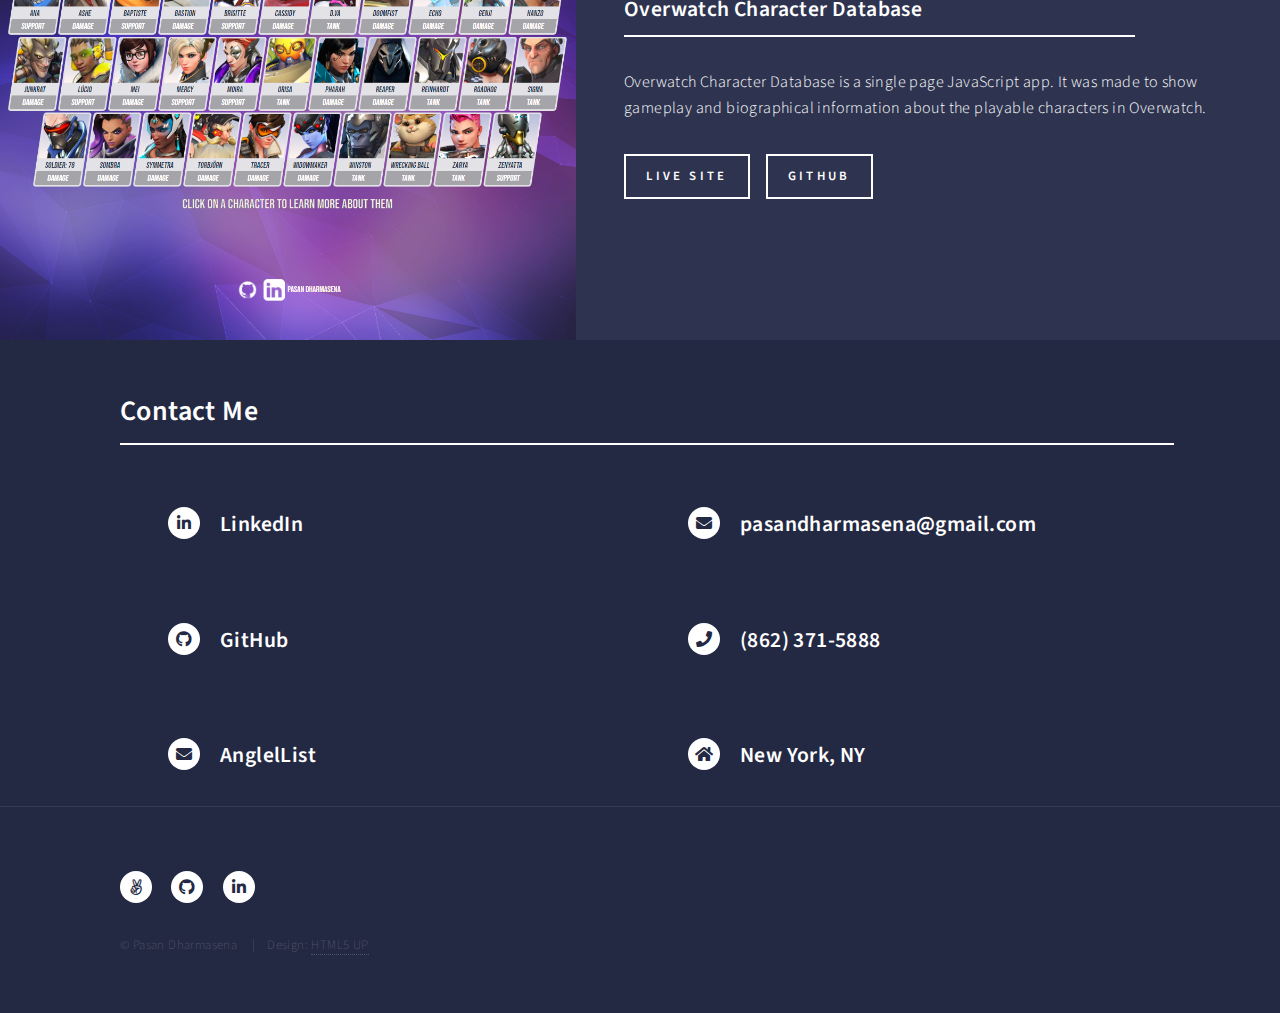
<file: html5up-forty/projects.html>
<!DOCTYPE HTML>
<!--
	Forty by HTML5 UP
	html5up.net | @ajlkn
	Free for personal and commercial use under the CCA 3.0 license (html5up.net/license)
-->
<html>

<head>
	<title>Landing - Forty by HTML5 UP</title>
	<meta charset="utf-8" />
	<meta name="viewport" content="width=device-width, initial-scale=1, user-scalable=no" />
	<link rel="stylesheet" href="assets/css/main.css" />
	<noscript>
		<link rel="stylesheet" href="assets/css/noscript.css" />
	</noscript>
</head>

<body class="is-preload">

	<!-- Wrapper -->
	<div id="wrapper">

		<!-- Header -->
		<!-- Note: The "styleN" class below should match that of the banner element. -->
		<header id="header" class="alt style2">
			<a href="index.html" class="logo"><strong>Pasan Dharmasena</strong></a>
			<nav>
				<a href="#menu">Menu</a>
			</nav>
		</header>

		<!-- Menu -->
		<nav id="menu">
			<ul class="links">
				<li><a href="index.html">Home</a></li>
				<li><a href="about.html">About Me</a></li>
				<li><a href="projects.html">My Projects</a></li>
				<li><a href="skills.html">My Skills</a></li>
				<li><a href="work.html">My Work</a></li>
			</ul>
		</nav>

		<!-- Banner -->
		<!-- Note: The "styleN" class below should match that of the header element. -->
		<section id="banner" class="style2">
			<div class="inner">
				<span class="image">
					<img src="images/pic07.jpg" alt="" />
				</span>
				<header class="major">
					<h1>My Projects</h1>
				</header>
			</div>
		</section>

		<!-- Main -->
		<div id="main">

			<!-- Two -->
			<section id="two" class="spotlights">
				<section>
					<a href="generic.html" class="image">
						<img src="images/cipher.PNG" alt="" data-position="center center" />
					</a>
					<div class="content">
						<div class="inner">
							<header class="major">
								<h3>Cipher</h3>
							</header>
							<p>Cipher is a single-page web application built with the MERN stack. It is meant to help
								developers practice Data Structures & Algorithms problems either alone or through pair
								programming using a collaborative code editor.</p>
							<ul class="actions">
								<li><a href="https://cipher-mern.herokuapp.com/" class="button">Live Site</a></li>
								<li><a href="https://github.com/moodln/Cipher" class="button">GitHub</a></li>
							</ul>
						</div>
					</div>
				</section>
				<section>
					<a href="generic.html" class="image">
						<img src="images/TeaTimesIndex.PNG" alt="" data-position="top center" />
					</a>
					<div class="content">
						<div class="inner">
							<header class="major">
								<h3>Tea With Strangers</h3>
							</header>
							<p>Tea With Strangers is a clone of the meet-up site, Tea With Strangers. It is a full-stack
								app with a React/Redux frontend and a Ruby on Rails backend meant to help bring people
								together, who may never meet otherwise. Users are able to host events in their
								respective cities and others are able to join those events. Everyone comes together to
								have good conversations over some tea.</p>
							<ul class="actions">
								<li><a href="https://teawithstrangers-pd.herokuapp.com/" class="button">Live Site</a>
								</li>
								<li><a href="https://github.com/Arebiter/TeaWithStrangers" class="button">GitHub</a>
								</li>
							</ul>
						</div>
					</div>
				</section>
				<section>
					<a href="generic.html" class="image">
						<img src="images/overwatch.PNG" alt="" data-position="25% 25%" />
					</a>
					<div class="content">
						<div class="inner">
							<header class="major">
								<h3>Overwatch Character Database</h3>
							</header>
							<p>Overwatch Character Database is a single page JavaScript app. It was made to show
								gameplay and biographical information about the playable characters in Overwatch.</p>
							<ul class="actions">
								<li><a href="https://arebiter.github.io/OverwatchCharacters/" class="button">Live
										Site</a></li>
								<li><a href="https://github.com/Arebiter/OverwatchCharacters" class="button">GitHub</a>
								</li>
							</ul>
						</div>
					</div>
				</section>
			</section>
		</div>

		<!-- Contact -->
		<section id="contact">
			<div class="inner">
				<header class="major">
					<h2>Contact Me</h2>
				</header>
			</div>
			<div class="inner">
				<section class="split">
					<section>
						<div class="contact-method">
							<span class="icon brands alt fa-linkedin-in"></span>
							<h3><a href="https://www.linkedin.com/in/pasan-dharmasena-135507159/">LinkedIn</a></h3>
						</div>
					</section>
					<section>
						<div class="contact-method">
							<span class="icon brands alt fa-github"></span>
							<h3><a href="https://github.com/Arebiter">GitHub</a></h3>
						</div>
					</section>
					<section>
						<div class="contact-method">
							<span class="icon solid alt fa-envelope"></span>
							<h3><a href="https://angel.co/u/pasan-dharmasena">AnglelList</a></h3>
						</div>
					</section>
				</section>
				<section class="split">
					<section>
						<div class="contact-method">
							<span class="icon solid alt fa-envelope"></span>
							<h3>pasandharmasena@gmail.com</h3>
						</div>
					</section>
					<section>
						<div class="contact-method">
							<span class="icon solid alt fa-phone"></span>
							<h3>(862) 371-5888</h3>
						</div>
					</section>
					<section>
						<div class="contact-method">
							<span class="icon solid alt fa-home"></span>
							<h3>New York, NY</h3>
						</div>
					</section>
				</section>
			</div>
		</section>

		<!-- Footer -->
		<footer id="footer">
			<div class="inner">
				<ul class="icons">
					<li><a href="#" class="icon brands alt fa-angellist"><span class="label">AnglelList</span></a></li>
					<li><a href="#" class="icon brands alt fa-github"><span class="label">GitHub</span></a></li>
					<li><a href="#" class="icon brands alt fa-linkedin-in"><span class="label">LinkedIn</span></a></li>
				</ul>
				<ul class="copyright">
					<li>&copy; Pasan Dharmasena</li>
					<li>Design: <a href="https://html5up.net">HTML5 UP</a></li>
				</ul>
			</div>
		</footer>

	</div>

	<!-- Scripts -->
	<script src="assets/js/jquery.min.js"></script>
	<script src="assets/js/jquery.scrolly.min.js"></script>
	<script src="assets/js/jquery.scrollex.min.js"></script>
	<script src="assets/js/browser.min.js"></script>
	<script src="assets/js/breakpoints.min.js"></script>
	<script src="assets/js/util.js"></script>
	<script src="assets/js/main.js"></script>

</body>

</html>
</file>
<file: assets/css/noscript.css>
/*
	Forty by HTML5 UP
	html5up.net | @ajlkn
	Free for personal and commercial use under the CCA 3.0 license (html5up.net/license)
*/

/* Banner */

	body.is-preload #banner:after {
		opacity: 0.85;
	}

	body.is-preload #banner > .inner {
		-moz-filter: none;
		-webkit-filter: none;
		-ms-filter: none;
		filter: none;
		-moz-transform: none;
		-webkit-transform: none;
		-ms-transform: none;
		transform: none;
		opacity: 1;
	}
</file>
<file: html5up-forty/assets/css/noscript.css>
/*
	Forty by HTML5 UP
	html5up.net | @ajlkn
	Free for personal and commercial use under the CCA 3.0 license (html5up.net/license)
*/

/* Banner */

	body.is-preload #banner:after {
		opacity: 0.85;
	}

	body.is-preload #banner > .inner {
		-moz-filter: none;
		-webkit-filter: none;
		-ms-filter: none;
		filter: none;
		-moz-transform: none;
		-webkit-transform: none;
		-ms-transform: none;
		transform: none;
		opacity: 1;
	}
</file>
<file: assets/css/main.css>
@import url(fontawesome-all.min.css);
@import url("https://fonts.googleapis.com/css?family=Source+Sans+Pro:300,300italic,600,600italic");

/*
	Forty by HTML5 UP
	html5up.net | @ajlkn
	Free for personal and commercial use under the CCA 3.0 license (html5up.net/license)
*/

html, body, div, span, applet, object,
iframe, h1, h2, h3, h4, h5, h6, p, blockquote,
pre, a, abbr, acronym, address, big, cite,
code, del, dfn, em, img, ins, kbd, q, s, samp,
small, strike, strong, sub, sup, tt, var, b,
u, i, center, dl, dt, dd, ol, ul, li, fieldset,
form, label, legend, table, caption, tbody,
tfoot, thead, tr, th, td, article, aside,
canvas, details, embed, figure, figcaption,
footer, header, hgroup, menu, nav, output, ruby,
section, summary, time, mark, audio, video {
	margin: 0;
	padding: 0;
	border: 0;
	font-size: 100%;
	font: inherit;
	vertical-align: baseline;}

article, aside, details, figcaption, figure,
footer, header, hgroup, menu, nav, section {
	display: block;}

body {
	line-height: 1;
}

ol, ul {
	list-style: none;
}

blockquote, q {
	quotes: none;
}

	blockquote:before, blockquote:after, q:before, q:after {
		content: '';
		content: none;
	}

table {
	border-collapse: collapse;
	border-spacing: 0;
}

body {
	-webkit-text-size-adjust: none;
}

mark {
	background-color: transparent;
	color: inherit;
}

input::-moz-focus-inner {
	border: 0;
	padding: 0;
}

input, select, textarea {
	-moz-appearance: none;
	-webkit-appearance: none;
	-ms-appearance: none;
	appearance: none;
}

/* Basic */

	@-ms-viewport {
		width: device-width;
	}

	body {
		-ms-overflow-style: scrollbar;
	}

	@media screen and (max-width: 480px) {

		html, body {
			min-width: 320px;
		}

	}

	html {
		box-sizing: border-box;
	}

	*, *:before, *:after {
		box-sizing: inherit;
	}

	body {
		background: #242943;
	}

		body.is-preload *, body.is-preload *:before, body.is-preload *:after {
			-moz-animation: none !important;
			-webkit-animation: none !important;
			-ms-animation: none !important;
			animation: none !important;
			-moz-transition: none !important;
			-webkit-transition: none !important;
			-ms-transition: none !important;
			transition: none !important;
		}

/* Type */

	body, input, select, textarea {
		color: #ffffff;
		font-family: "Source Sans Pro", Helvetica, sans-serif;
		font-size: 17pt;
		font-weight: 300;
		letter-spacing: 0.025em;
		line-height: 1.65;
	}

		@media screen and (max-width: 1680px) {

			body, input, select, textarea {
				font-size: 14pt;
			}

		}

		@media screen and (max-width: 1280px) {

			body, input, select, textarea {
				font-size: 12pt;
			}

		}

		@media screen and (max-width: 360px) {

			body, input, select, textarea {
				font-size: 11pt;
			}

		}

	a {
		-moz-transition: color 0.2s ease-in-out, border-bottom-color 0.2s ease-in-out;
		-webkit-transition: color 0.2s ease-in-out, border-bottom-color 0.2s ease-in-out;
		-ms-transition: color 0.2s ease-in-out, border-bottom-color 0.2s ease-in-out;
		transition: color 0.2s ease-in-out, border-bottom-color 0.2s ease-in-out;
		border-bottom: dotted 1px;
		color: inherit;
		text-decoration: none;
	}

		a:hover {
			border-bottom-color: transparent;
			color: #9bf1ff !important;
		}

		a:active {
			color: #53e3fb !important;
		}

	strong, b {
		color: #ffffff;
		font-weight: 600;
	}

	em, i {
		font-style: italic;
	}

	p {
		margin: 0 0 2em 0;
	}

	h1, h2, h3, h4, h5, h6 {
		color: #ffffff;
		font-weight: 600;
		line-height: 1.65;
		margin: 0 0 1em 0;
	}

		h1 a, h2 a, h3 a, h4 a, h5 a, h6 a {
			color: inherit;
			border-bottom: 0;
		}

	h1 {
		font-size: 2.5em;
	}

	h2 {
		font-size: 1.75em;
	}

	h3 {
		font-size: 1.35em;
	}

	h4 {
		font-size: 1.1em;
	}

	h5 {
		font-size: 0.9em;
	}

	h6 {
		font-size: 0.7em;
	}

	@media screen and (max-width: 736px) {

		h1 {
			font-size: 2em;
		}

		h2 {
			font-size: 1.5em;
		}

		h3 {
			font-size: 1.25em;
		}

	}

	sub {
		font-size: 0.8em;
		position: relative;
		top: 0.5em;
	}

	sup {
		font-size: 0.8em;
		position: relative;
		top: -0.5em;
	}

	blockquote {
		border-left: solid 4px rgba(212, 212, 255, 0.1);
		font-style: italic;
		margin: 0 0 2em 0;
		padding: 0.5em 0 0.5em 2em;
	}

	code {
		background: rgba(212, 212, 255, 0.035);
		font-family: "Courier New", monospace;
		font-size: 0.9em;
		margin: 0 0.25em;
		padding: 0.25em 0.65em;
	}

	pre {
		-webkit-overflow-scrolling: touch;
		font-family: "Courier New", monospace;
		font-size: 0.9em;
		margin: 0 0 2em 0;
	}

		pre code {
			display: block;
			line-height: 1.75;
			padding: 1em 1.5em;
			overflow-x: auto;
		}

	hr {
		border: 0;
		border-bottom: solid 1px rgba(212, 212, 255, 0.1);
		margin: 2em 0;
	}

		hr.major {
			margin: 3em 0;
		}

	.align-left {
		text-align: left;
	}

	.align-center {
		text-align: center;
	}

	.align-right {
		text-align: right;
	}

/* Row */

	.row {
		display: flex;
		flex-wrap: wrap;
		box-sizing: border-box;
		align-items: stretch;
	}

		.row > * {
			box-sizing: border-box;
		}

		.row.gtr-uniform > * > :last-child {
			margin-bottom: 0;
		}

		.row.aln-left {
			justify-content: flex-start;
		}

		.row.aln-center {
			justify-content: center;
		}

		.row.aln-right {
			justify-content: flex-end;
		}

		.row.aln-top {
			align-items: flex-start;
		}

		.row.aln-middle {
			align-items: center;
		}

		.row.aln-bottom {
			align-items: flex-end;
		}

		.row > .imp {
			order: -1;
		}

		.row > .col-1 {
			width: 8.33333%;
		}

		.row > .off-1 {
			margin-left: 8.33333%;
		}

		.row > .col-2 {
			width: 16.66667%;
		}

		.row > .off-2 {
			margin-left: 16.66667%;
		}

		.row > .col-3 {
			width: 25%;
		}

		.row > .off-3 {
			margin-left: 25%;
		}

		.row > .col-4 {
			width: 33.33333%;
		}

		.row > .off-4 {
			margin-left: 33.33333%;
		}

		.row > .col-5 {
			width: 41.66667%;
		}

		.row > .off-5 {
			margin-left: 41.66667%;
		}

		.row > .col-6 {
			width: 50%;
		}

		.row > .off-6 {
			margin-left: 50%;
		}

		.row > .col-7 {
			width: 58.33333%;
		}

		.row > .off-7 {
			margin-left: 58.33333%;
		}

		.row > .col-8 {
			width: 66.66667%;
		}

		.row > .off-8 {
			margin-left: 66.66667%;
		}

		.row > .col-9 {
			width: 75%;
		}

		.row > .off-9 {
			margin-left: 75%;
		}

		.row > .col-10 {
			width: 83.33333%;
		}

		.row > .off-10 {
			margin-left: 83.33333%;
		}

		.row > .col-11 {
			width: 91.66667%;
		}

		.row > .off-11 {
			margin-left: 91.66667%;
		}

		.row > .col-12 {
			width: 100%;
		}

		.row > .off-12 {
			margin-left: 100%;
		}

		.row.gtr-0 {
			margin-top: 0;
			margin-left: 0em;
		}

			.row.gtr-0 > * {
				padding: 0 0 0 0em;
			}

			.row.gtr-0.gtr-uniform {
				margin-top: 0em;
			}

				.row.gtr-0.gtr-uniform > * {
					padding-top: 0em;
				}

		.row.gtr-25 {
			margin-top: 0;
			margin-left: -0.5em;
		}

			.row.gtr-25 > * {
				padding: 0 0 0 0.5em;
			}

			.row.gtr-25.gtr-uniform {
				margin-top: -0.5em;
			}

				.row.gtr-25.gtr-uniform > * {
					padding-top: 0.5em;
				}

		.row.gtr-50 {
			margin-top: 0;
			margin-left: -1em;
		}

			.row.gtr-50 > * {
				padding: 0 0 0 1em;
			}

			.row.gtr-50.gtr-uniform {
				margin-top: -1em;
			}

				.row.gtr-50.gtr-uniform > * {
					padding-top: 1em;
				}

		.row {
			margin-top: 0;
			margin-left: -2em;
		}

			.row > * {
				padding: 0 0 0 2em;
			}

			.row.gtr-uniform {
				margin-top: -2em;
			}

				.row.gtr-uniform > * {
					padding-top: 2em;
				}

		.row.gtr-150 {
			margin-top: 0;
			margin-left: -3em;
		}

			.row.gtr-150 > * {
				padding: 0 0 0 3em;
			}

			.row.gtr-150.gtr-uniform {
				margin-top: -3em;
			}

				.row.gtr-150.gtr-uniform > * {
					padding-top: 3em;
				}

		.row.gtr-200 {
			margin-top: 0;
			margin-left: -4em;
		}

			.row.gtr-200 > * {
				padding: 0 0 0 4em;
			}

			.row.gtr-200.gtr-uniform {
				margin-top: -4em;
			}

				.row.gtr-200.gtr-uniform > * {
					padding-top: 4em;
				}

		@media screen and (max-width: 1680px) {

			.row {
				display: flex;
				flex-wrap: wrap;
				box-sizing: border-box;
				align-items: stretch;
			}

				.row > * {
					box-sizing: border-box;
				}

				.row.gtr-uniform > * > :last-child {
					margin-bottom: 0;
				}

				.row.aln-left {
					justify-content: flex-start;
				}

				.row.aln-center {
					justify-content: center;
				}

				.row.aln-right {
					justify-content: flex-end;
				}

				.row.aln-top {
					align-items: flex-start;
				}

				.row.aln-middle {
					align-items: center;
				}

				.row.aln-bottom {
					align-items: flex-end;
				}

				.row > .imp-xlarge {
					order: -1;
				}

				.row > .col-1-xlarge {
					width: 8.33333%;
				}

				.row > .off-1-xlarge {
					margin-left: 8.33333%;
				}

				.row > .col-2-xlarge {
					width: 16.66667%;
				}

				.row > .off-2-xlarge {
					margin-left: 16.66667%;
				}

				.row > .col-3-xlarge {
					width: 25%;
				}

				.row > .off-3-xlarge {
					margin-left: 25%;
				}

				.row > .col-4-xlarge {
					width: 33.33333%;
				}

				.row > .off-4-xlarge {
					margin-left: 33.33333%;
				}

				.row > .col-5-xlarge {
					width: 41.66667%;
				}

				.row > .off-5-xlarge {
					margin-left: 41.66667%;
				}

				.row > .col-6-xlarge {
					width: 50%;
				}

				.row > .off-6-xlarge {
					margin-left: 50%;
				}

				.row > .col-7-xlarge {
					width: 58.33333%;
				}

				.row > .off-7-xlarge {
					margin-left: 58.33333%;
				}

				.row > .col-8-xlarge {
					width: 66.66667%;
				}

				.row > .off-8-xlarge {
					margin-left: 66.66667%;
				}

				.row > .col-9-xlarge {
					width: 75%;
				}

				.row > .off-9-xlarge {
					margin-left: 75%;
				}

				.row > .col-10-xlarge {
					width: 83.33333%;
				}

				.row > .off-10-xlarge {
					margin-left: 83.33333%;
				}

				.row > .col-11-xlarge {
					width: 91.66667%;
				}

				.row > .off-11-xlarge {
					margin-left: 91.66667%;
				}

				.row > .col-12-xlarge {
					width: 100%;
				}

				.row > .off-12-xlarge {
					margin-left: 100%;
				}

				.row.gtr-0 {
					margin-top: 0;
					margin-left: 0em;
				}

					.row.gtr-0 > * {
						padding: 0 0 0 0em;
					}

					.row.gtr-0.gtr-uniform {
						margin-top: 0em;
					}

						.row.gtr-0.gtr-uniform > * {
							padding-top: 0em;
						}

				.row.gtr-25 {
					margin-top: 0;
					margin-left: -0.5em;
				}

					.row.gtr-25 > * {
						padding: 0 0 0 0.5em;
					}

					.row.gtr-25.gtr-uniform {
						margin-top: -0.5em;
					}

						.row.gtr-25.gtr-uniform > * {
							padding-top: 0.5em;
						}

				.row.gtr-50 {
					margin-top: 0;
					margin-left: -1em;
				}

					.row.gtr-50 > * {
						padding: 0 0 0 1em;
					}

					.row.gtr-50.gtr-uniform {
						margin-top: -1em;
					}

						.row.gtr-50.gtr-uniform > * {
							padding-top: 1em;
						}

				.row {
					margin-top: 0;
					margin-left: -2em;
				}

					.row > * {
						padding: 0 0 0 2em;
					}

					.row.gtr-uniform {
						margin-top: -2em;
					}

						.row.gtr-uniform > * {
							padding-top: 2em;
						}

				.row.gtr-150 {
					margin-top: 0;
					margin-left: -3em;
				}

					.row.gtr-150 > * {
						padding: 0 0 0 3em;
					}

					.row.gtr-150.gtr-uniform {
						margin-top: -3em;
					}

						.row.gtr-150.gtr-uniform > * {
							padding-top: 3em;
						}

				.row.gtr-200 {
					margin-top: 0;
					margin-left: -4em;
				}

					.row.gtr-200 > * {
						padding: 0 0 0 4em;
					}

					.row.gtr-200.gtr-uniform {
						margin-top: -4em;
					}

						.row.gtr-200.gtr-uniform > * {
							padding-top: 4em;
						}

		}

		@media screen and (max-width: 1280px) {

			.row {
				display: flex;
				flex-wrap: wrap;
				box-sizing: border-box;
				align-items: stretch;
			}

				.row > * {
					box-sizing: border-box;
				}

				.row.gtr-uniform > * > :last-child {
					margin-bottom: 0;
				}

				.row.aln-left {
					justify-content: flex-start;
				}

				.row.aln-center {
					justify-content: center;
				}

				.row.aln-right {
					justify-content: flex-end;
				}

				.row.aln-top {
					align-items: flex-start;
				}

				.row.aln-middle {
					align-items: center;
				}

				.row.aln-bottom {
					align-items: flex-end;
				}

				.row > .imp-large {
					order: -1;
				}

				.row > .col-1-large {
					width: 8.33333%;
				}

				.row > .off-1-large {
					margin-left: 8.33333%;
				}

				.row > .col-2-large {
					width: 16.66667%;
				}

				.row > .off-2-large {
					margin-left: 16.66667%;
				}

				.row > .col-3-large {
					width: 25%;
				}

				.row > .off-3-large {
					margin-left: 25%;
				}

				.row > .col-4-large {
					width: 33.33333%;
				}

				.row > .off-4-large {
					margin-left: 33.33333%;
				}

				.row > .col-5-large {
					width: 41.66667%;
				}

				.row > .off-5-large {
					margin-left: 41.66667%;
				}

				.row > .col-6-large {
					width: 50%;
				}

				.row > .off-6-large {
					margin-left: 50%;
				}

				.row > .col-7-large {
					width: 58.33333%;
				}

				.row > .off-7-large {
					margin-left: 58.33333%;
				}

				.row > .col-8-large {
					width: 66.66667%;
				}

				.row > .off-8-large {
					margin-left: 66.66667%;
				}

				.row > .col-9-large {
					width: 75%;
				}

				.row > .off-9-large {
					margin-left: 75%;
				}

				.row > .col-10-large {
					width: 83.33333%;
				}

				.row > .off-10-large {
					margin-left: 83.33333%;
				}

				.row > .col-11-large {
					width: 91.66667%;
				}

				.row > .off-11-large {
					margin-left: 91.66667%;
				}

				.row > .col-12-large {
					width: 100%;
				}

				.row > .off-12-large {
					margin-left: 100%;
				}

				.row.gtr-0 {
					margin-top: 0;
					margin-left: 0em;
				}

					.row.gtr-0 > * {
						padding: 0 0 0 0em;
					}

					.row.gtr-0.gtr-uniform {
						margin-top: 0em;
					}

						.row.gtr-0.gtr-uniform > * {
							padding-top: 0em;
						}

				.row.gtr-25 {
					margin-top: 0;
					margin-left: -0.375em;
				}

					.row.gtr-25 > * {
						padding: 0 0 0 0.375em;
					}

					.row.gtr-25.gtr-uniform {
						margin-top: -0.375em;
					}

						.row.gtr-25.gtr-uniform > * {
							padding-top: 0.375em;
						}

				.row.gtr-50 {
					margin-top: 0;
					margin-left: -0.75em;
				}

					.row.gtr-50 > * {
						padding: 0 0 0 0.75em;
					}

					.row.gtr-50.gtr-uniform {
						margin-top: -0.75em;
					}

						.row.gtr-50.gtr-uniform > * {
							padding-top: 0.75em;
						}

				.row {
					margin-top: 0;
					margin-left: -1.5em;
				}

					.row > * {
						padding: 0 0 0 1.5em;
					}

					.row.gtr-uniform {
						margin-top: -1.5em;
					}

						.row.gtr-uniform > * {
							padding-top: 1.5em;
						}

				.row.gtr-150 {
					margin-top: 0;
					margin-left: -2.25em;
				}

					.row.gtr-150 > * {
						padding: 0 0 0 2.25em;
					}

					.row.gtr-150.gtr-uniform {
						margin-top: -2.25em;
					}

						.row.gtr-150.gtr-uniform > * {
							padding-top: 2.25em;
						}

				.row.gtr-200 {
					margin-top: 0;
					margin-left: -3em;
				}

					.row.gtr-200 > * {
						padding: 0 0 0 3em;
					}

					.row.gtr-200.gtr-uniform {
						margin-top: -3em;
					}

						.row.gtr-200.gtr-uniform > * {
							padding-top: 3em;
						}

		}

		@media screen and (max-width: 980px) {

			.row {
				display: flex;
				flex-wrap: wrap;
				box-sizing: border-box;
				align-items: stretch;
			}

				.row > * {
					box-sizing: border-box;
				}

				.row.gtr-uniform > * > :last-child {
					margin-bottom: 0;
				}

				.row.aln-left {
					justify-content: flex-start;
				}

				.row.aln-center {
					justify-content: center;
				}

				.row.aln-right {
					justify-content: flex-end;
				}

				.row.aln-top {
					align-items: flex-start;
				}

				.row.aln-middle {
					align-items: center;
				}

				.row.aln-bottom {
					align-items: flex-end;
				}

				.row > .imp-medium {
					order: -1;
				}

				.row > .col-1-medium {
					width: 8.33333%;
				}

				.row > .off-1-medium {
					margin-left: 8.33333%;
				}

				.row > .col-2-medium {
					width: 16.66667%;
				}

				.row > .off-2-medium {
					margin-left: 16.66667%;
				}

				.row > .col-3-medium {
					width: 25%;
				}

				.row > .off-3-medium {
					margin-left: 25%;
				}

				.row > .col-4-medium {
					width: 33.33333%;
				}

				.row > .off-4-medium {
					margin-left: 33.33333%;
				}

				.row > .col-5-medium {
					width: 41.66667%;
				}

				.row > .off-5-medium {
					margin-left: 41.66667%;
				}

				.row > .col-6-medium {
					width: 50%;
				}

				.row > .off-6-medium {
					margin-left: 50%;
				}

				.row > .col-7-medium {
					width: 58.33333%;
				}

				.row > .off-7-medium {
					margin-left: 58.33333%;
				}

				.row > .col-8-medium {
					width: 66.66667%;
				}

				.row > .off-8-medium {
					margin-left: 66.66667%;
				}

				.row > .col-9-medium {
					width: 75%;
				}

				.row > .off-9-medium {
					margin-left: 75%;
				}

				.row > .col-10-medium {
					width: 83.33333%;
				}

				.row > .off-10-medium {
					margin-left: 83.33333%;
				}

				.row > .col-11-medium {
					width: 91.66667%;
				}

				.row > .off-11-medium {
					margin-left: 91.66667%;
				}

				.row > .col-12-medium {
					width: 100%;
				}

				.row > .off-12-medium {
					margin-left: 100%;
				}

				.row.gtr-0 {
					margin-top: 0;
					margin-left: 0em;
				}

					.row.gtr-0 > * {
						padding: 0 0 0 0em;
					}

					.row.gtr-0.gtr-uniform {
						margin-top: 0em;
					}

						.row.gtr-0.gtr-uniform > * {
							padding-top: 0em;
						}

				.row.gtr-25 {
					margin-top: 0;
					margin-left: -0.375em;
				}

					.row.gtr-25 > * {
						padding: 0 0 0 0.375em;
					}

					.row.gtr-25.gtr-uniform {
						margin-top: -0.375em;
					}

						.row.gtr-25.gtr-uniform > * {
							padding-top: 0.375em;
						}

				.row.gtr-50 {
					margin-top: 0;
					margin-left: -0.75em;
				}

					.row.gtr-50 > * {
						padding: 0 0 0 0.75em;
					}

					.row.gtr-50.gtr-uniform {
						margin-top: -0.75em;
					}

						.row.gtr-50.gtr-uniform > * {
							padding-top: 0.75em;
						}

				.row {
					margin-top: 0;
					margin-left: -1.5em;
				}

					.row > * {
						padding: 0 0 0 1.5em;
					}

					.row.gtr-uniform {
						margin-top: -1.5em;
					}

						.row.gtr-uniform > * {
							padding-top: 1.5em;
						}

				.row.gtr-150 {
					margin-top: 0;
					margin-left: -2.25em;
				}

					.row.gtr-150 > * {
						padding: 0 0 0 2.25em;
					}

					.row.gtr-150.gtr-uniform {
						margin-top: -2.25em;
					}

						.row.gtr-150.gtr-uniform > * {
							padding-top: 2.25em;
						}

				.row.gtr-200 {
					margin-top: 0;
					margin-left: -3em;
				}

					.row.gtr-200 > * {
						padding: 0 0 0 3em;
					}

					.row.gtr-200.gtr-uniform {
						margin-top: -3em;
					}

						.row.gtr-200.gtr-uniform > * {
							padding-top: 3em;
						}

		}

		@media screen and (max-width: 736px) {

			.row {
				display: flex;
				flex-wrap: wrap;
				box-sizing: border-box;
				align-items: stretch;
			}

				.row > * {
					box-sizing: border-box;
				}

				.row.gtr-uniform > * > :last-child {
					margin-bottom: 0;
				}

				.row.aln-left {
					justify-content: flex-start;
				}

				.row.aln-center {
					justify-content: center;
				}

				.row.aln-right {
					justify-content: flex-end;
				}

				.row.aln-top {
					align-items: flex-start;
				}

				.row.aln-middle {
					align-items: center;
				}

				.row.aln-bottom {
					align-items: flex-end;
				}

				.row > .imp-small {
					order: -1;
				}

				.row > .col-1-small {
					width: 8.33333%;
				}

				.row > .off-1-small {
					margin-left: 8.33333%;
				}

				.row > .col-2-small {
					width: 16.66667%;
				}

				.row > .off-2-small {
					margin-left: 16.66667%;
				}

				.row > .col-3-small {
					width: 25%;
				}

				.row > .off-3-small {
					margin-left: 25%;
				}

				.row > .col-4-small {
					width: 33.33333%;
				}

				.row > .off-4-small {
					margin-left: 33.33333%;
				}

				.row > .col-5-small {
					width: 41.66667%;
				}

				.row > .off-5-small {
					margin-left: 41.66667%;
				}

				.row > .col-6-small {
					width: 50%;
				}

				.row > .off-6-small {
					margin-left: 50%;
				}

				.row > .col-7-small {
					width: 58.33333%;
				}

				.row > .off-7-small {
					margin-left: 58.33333%;
				}

				.row > .col-8-small {
					width: 66.66667%;
				}

				.row > .off-8-small {
					margin-left: 66.66667%;
				}

				.row > .col-9-small {
					width: 75%;
				}

				.row > .off-9-small {
					margin-left: 75%;
				}

				.row > .col-10-small {
					width: 83.33333%;
				}

				.row > .off-10-small {
					margin-left: 83.33333%;
				}

				.row > .col-11-small {
					width: 91.66667%;
				}

				.row > .off-11-small {
					margin-left: 91.66667%;
				}

				.row > .col-12-small {
					width: 100%;
				}

				.row > .off-12-small {
					margin-left: 100%;
				}

				.row.gtr-0 {
					margin-top: 0;
					margin-left: 0em;
				}

					.row.gtr-0 > * {
						padding: 0 0 0 0em;
					}

					.row.gtr-0.gtr-uniform {
						margin-top: 0em;
					}

						.row.gtr-0.gtr-uniform > * {
							padding-top: 0em;
						}

				.row.gtr-25 {
					margin-top: 0;
					margin-left: -0.3125em;
				}

					.row.gtr-25 > * {
						padding: 0 0 0 0.3125em;
					}

					.row.gtr-25.gtr-uniform {
						margin-top: -0.3125em;
					}

						.row.gtr-25.gtr-uniform > * {
							padding-top: 0.3125em;
						}

				.row.gtr-50 {
					margin-top: 0;
					margin-left: -0.625em;
				}

					.row.gtr-50 > * {
						padding: 0 0 0 0.625em;
					}

					.row.gtr-50.gtr-uniform {
						margin-top: -0.625em;
					}

						.row.gtr-50.gtr-uniform > * {
							padding-top: 0.625em;
						}

				.row {
					margin-top: 0;
					margin-left: -1.25em;
				}

					.row > * {
						padding: 0 0 0 1.25em;
					}

					.row.gtr-uniform {
						margin-top: -1.25em;
					}

						.row.gtr-uniform > * {
							padding-top: 1.25em;
						}

				.row.gtr-150 {
					margin-top: 0;
					margin-left: -1.875em;
				}

					.row.gtr-150 > * {
						padding: 0 0 0 1.875em;
					}

					.row.gtr-150.gtr-uniform {
						margin-top: -1.875em;
					}

						.row.gtr-150.gtr-uniform > * {
							padding-top: 1.875em;
						}

				.row.gtr-200 {
					margin-top: 0;
					margin-left: -2.5em;
				}

					.row.gtr-200 > * {
						padding: 0 0 0 2.5em;
					}

					.row.gtr-200.gtr-uniform {
						margin-top: -2.5em;
					}

						.row.gtr-200.gtr-uniform > * {
							padding-top: 2.5em;
						}

		}

		@media screen and (max-width: 480px) {

			.row {
				display: flex;
				flex-wrap: wrap;
				box-sizing: border-box;
				align-items: stretch;
			}

				.row > * {
					box-sizing: border-box;
				}

				.row.gtr-uniform > * > :last-child {
					margin-bottom: 0;
				}

				.row.aln-left {
					justify-content: flex-start;
				}

				.row.aln-center {
					justify-content: center;
				}

				.row.aln-right {
					justify-content: flex-end;
				}

				.row.aln-top {
					align-items: flex-start;
				}

				.row.aln-middle {
					align-items: center;
				}

				.row.aln-bottom {
					align-items: flex-end;
				}

				.row > .imp-xsmall {
					order: -1;
				}

				.row > .col-1-xsmall {
					width: 8.33333%;
				}

				.row > .off-1-xsmall {
					margin-left: 8.33333%;
				}

				.row > .col-2-xsmall {
					width: 16.66667%;
				}

				.row > .off-2-xsmall {
					margin-left: 16.66667%;
				}

				.row > .col-3-xsmall {
					width: 25%;
				}

				.row > .off-3-xsmall {
					margin-left: 25%;
				}

				.row > .col-4-xsmall {
					width: 33.33333%;
				}

				.row > .off-4-xsmall {
					margin-left: 33.33333%;
				}

				.row > .col-5-xsmall {
					width: 41.66667%;
				}

				.row > .off-5-xsmall {
					margin-left: 41.66667%;
				}

				.row > .col-6-xsmall {
					width: 50%;
				}

				.row > .off-6-xsmall {
					margin-left: 50%;
				}

				.row > .col-7-xsmall {
					width: 58.33333%;
				}

				.row > .off-7-xsmall {
					margin-left: 58.33333%;
				}

				.row > .col-8-xsmall {
					width: 66.66667%;
				}

				.row > .off-8-xsmall {
					margin-left: 66.66667%;
				}

				.row > .col-9-xsmall {
					width: 75%;
				}

				.row > .off-9-xsmall {
					margin-left: 75%;
				}

				.row > .col-10-xsmall {
					width: 83.33333%;
				}

				.row > .off-10-xsmall {
					margin-left: 83.33333%;
				}

				.row > .col-11-xsmall {
					width: 91.66667%;
				}

				.row > .off-11-xsmall {
					margin-left: 91.66667%;
				}

				.row > .col-12-xsmall {
					width: 100%;
				}

				.row > .off-12-xsmall {
					margin-left: 100%;
				}

				.row.gtr-0 {
					margin-top: 0;
					margin-left: 0em;
				}

					.row.gtr-0 > * {
						padding: 0 0 0 0em;
					}

					.row.gtr-0.gtr-uniform {
						margin-top: 0em;
					}

						.row.gtr-0.gtr-uniform > * {
							padding-top: 0em;
						}

				.row.gtr-25 {
					margin-top: 0;
					margin-left: -0.3125em;
				}

					.row.gtr-25 > * {
						padding: 0 0 0 0.3125em;
					}

					.row.gtr-25.gtr-uniform {
						margin-top: -0.3125em;
					}

						.row.gtr-25.gtr-uniform > * {
							padding-top: 0.3125em;
						}

				.row.gtr-50 {
					margin-top: 0;
					margin-left: -0.625em;
				}

					.row.gtr-50 > * {
						padding: 0 0 0 0.625em;
					}

					.row.gtr-50.gtr-uniform {
						margin-top: -0.625em;
					}

						.row.gtr-50.gtr-uniform > * {
							padding-top: 0.625em;
						}

				.row {
					margin-top: 0;
					margin-left: -1.25em;
				}

					.row > * {
						padding: 0 0 0 1.25em;
					}

					.row.gtr-uniform {
						margin-top: -1.25em;
					}

						.row.gtr-uniform > * {
							padding-top: 1.25em;
						}

				.row.gtr-150 {
					margin-top: 0;
					margin-left: -1.875em;
				}

					.row.gtr-150 > * {
						padding: 0 0 0 1.875em;
					}

					.row.gtr-150.gtr-uniform {
						margin-top: -1.875em;
					}

						.row.gtr-150.gtr-uniform > * {
							padding-top: 1.875em;
						}

				.row.gtr-200 {
					margin-top: 0;
					margin-left: -2.5em;
				}

					.row.gtr-200 > * {
						padding: 0 0 0 2.5em;
					}

					.row.gtr-200.gtr-uniform {
						margin-top: -2.5em;
					}

						.row.gtr-200.gtr-uniform > * {
							padding-top: 2.5em;
						}

		}

/* Section/Article */

	section.special, article.special {
		text-align: center;
	}

	header.major {
		width: -moz-max-content;
		width: -webkit-max-content;
		width: -ms-max-content;
		width: max-content;
		margin-bottom: 2em;
		min-width: 500px;
	}

		header.major > :first-child {
			margin-bottom: 0;
			width: calc(100% + 0.5em);
		}

		header > div{
			width: 100%;
			display: flex;
			justify-content: space-between;
		}

			header.major > :first-child:after {
				content: '';
				background-color: #ffffff;
				display: block;
				height: 2px;
				margin: 0.325em 0 0.5em 0;
				width: 100%;
			}

		header.major > p {
			font-size: 0.7em;
			font-weight: 600;
			letter-spacing: 0.25em;
			margin-bottom: 0;
			text-transform: uppercase;
		}

		body.is-ie header.major > :first-child:after {
			max-width: 9em;
		}

		body.is-ie header.major > h1:after {
			max-width: 100% !important;
		}

	@media screen and (max-width: 736px) {

		header.major > p br {
			display: none;
		}

	}

/* Form */

	form {
		margin: 0 0 2em 0;
	}

		form > :last-child {
			margin-bottom: 0;
		}

		form > .fields {
			display: -moz-flex;
			display: -webkit-flex;
			display: -ms-flex;
			display: flex;
			-moz-flex-wrap: wrap;
			-webkit-flex-wrap: wrap;
			-ms-flex-wrap: wrap;
			flex-wrap: wrap;
			width: calc(100% + 3em);
			margin: -1.5em 0 2em -1.5em;
		}

			form > .fields > .field {
				-moz-flex-grow: 0;
				-webkit-flex-grow: 0;
				-ms-flex-grow: 0;
				flex-grow: 0;
				-moz-flex-shrink: 0;
				-webkit-flex-shrink: 0;
				-ms-flex-shrink: 0;
				flex-shrink: 0;
				padding: 1.5em 0 0 1.5em;
				width: calc(100% - 1.5em);
			}

				form > .fields > .field.half {
					width: calc(50% - 0.75em);
				}

				form > .fields > .field.third {
					width: calc(100%/3 - 0.5em);
				}

				form > .fields > .field.quarter {
					width: calc(25% - 0.375em);
				}

		@media screen and (max-width: 480px) {

			form > .fields {
				width: calc(100% + 3em);
				margin: -1.5em 0 2em -1.5em;
			}

				form > .fields > .field {
					padding: 1.5em 0 0 1.5em;
					width: calc(100% - 1.5em);
				}

					form > .fields > .field.half {
						width: calc(100% - 1.5em);
					}

					form > .fields > .field.third {
						width: calc(100% - 1.5em);
					}

					form > .fields > .field.quarter {
						width: calc(100% - 1.5em);
					}

		}

	label {
		color: #ffffff;
		display: block;
		font-size: 0.8em;
		font-weight: 600;
		letter-spacing: 0.25em;
		margin: 0 0 1em 0;
		text-transform: uppercase;
	}

	input[type="text"],
	input[type="password"],
	input[type="email"],
	input[type="tel"],
	input[type="search"],
	input[type="url"],
	select,
	textarea {
		-moz-appearance: none;
		-webkit-appearance: none;
		-ms-appearance: none;
		appearance: none;
		background: rgba(212, 212, 255, 0.035);
		border: none;
		border-radius: 0;
		color: inherit;
		display: block;
		outline: 0;
		padding: 0 1em;
		text-decoration: none;
		width: 100%;
	}

		input[type="text"]:invalid,
		input[type="password"]:invalid,
		input[type="email"]:invalid,
		input[type="tel"]:invalid,
		input[type="search"]:invalid,
		input[type="url"]:invalid,
		select:invalid,
		textarea:invalid {
			box-shadow: none;
		}

		input[type="text"]:focus,
		input[type="password"]:focus,
		input[type="email"]:focus,
		input[type="tel"]:focus,
		input[type="search"]:focus,
		input[type="url"]:focus,
		select:focus,
		textarea:focus {
			border-color: #9bf1ff;
			box-shadow: 0 0 0 2px #9bf1ff;
		}

	select {
		background-image: url("data:image/svg+xml;charset=utf8,%3Csvg xmlns='http://www.w3.org/2000/svg' width='40' height='40' preserveAspectRatio='none' viewBox='0 0 40 40'%3E%3Cpath d='M9.4,12.3l10.4,10.4l10.4-10.4c0.2-0.2,0.5-0.4,0.9-0.4c0.3,0,0.6,0.1,0.9,0.4l3.3,3.3c0.2,0.2,0.4,0.5,0.4,0.9 c0,0.4-0.1,0.6-0.4,0.9L20.7,31.9c-0.2,0.2-0.5,0.4-0.9,0.4c-0.3,0-0.6-0.1-0.9-0.4L4.3,17.3c-0.2-0.2-0.4-0.5-0.4-0.9 c0-0.4,0.1-0.6,0.4-0.9l3.3-3.3c0.2-0.2,0.5-0.4,0.9-0.4S9.1,12.1,9.4,12.3z' fill='rgba(212, 212, 255, 0.1)' /%3E%3C/svg%3E");
		background-size: 1.25rem;
		background-repeat: no-repeat;
		background-position: calc(100% - 1rem) center;
		height: 2.75em;
		padding-right: 2.75em;
		text-overflow: ellipsis;
	}

		select option {
			color: #ffffff;
			background: #242943;
		}

		select:focus::-ms-value {
			background-color: transparent;
		}

		select::-ms-expand {
			display: none;
		}

	input[type="text"],
	input[type="password"],
	input[type="email"],
	input[type="tel"],
	input[type="search"],
	input[type="url"],
	select {
		height: 2.75em;
	}

	textarea {
		padding: 0.75em 1em;
	}

	input[type="checkbox"],
	input[type="radio"] {
		-moz-appearance: none;
		-webkit-appearance: none;
		-ms-appearance: none;
		appearance: none;
		display: block;
		float: left;
		margin-right: -2em;
		opacity: 0;
		width: 1em;
		z-index: -1;
	}

		input[type="checkbox"] + label,
		input[type="radio"] + label {
			text-decoration: none;
			color: #ffffff;
			cursor: pointer;
			display: inline-block;
			font-weight: 300;
			padding-left: 2.65em;
			padding-right: 0.75em;
			position: relative;
		}

			input[type="checkbox"] + label:before,
			input[type="radio"] + label:before {
				-moz-osx-font-smoothing: grayscale;
				-webkit-font-smoothing: antialiased;
				display: inline-block;
				font-style: normal;
				font-variant: normal;
				text-rendering: auto;
				line-height: 1;
				text-transform: none !important;
				font-family: 'Font Awesome 5 Free';
				font-weight: 900;
			}

			input[type="checkbox"] + label:before,
			input[type="radio"] + label:before {
				background: rgba(212, 212, 255, 0.035);
				content: '';
				display: inline-block;
				font-size: 0.8em;
				height: 2.0625em;
				left: 0;
				letter-spacing: 0;
				line-height: 2.0625em;
				position: absolute;
				text-align: center;
				top: 0;
				width: 2.0625em;
			}

		input[type="checkbox"]:checked + label:before,
		input[type="radio"]:checked + label:before {
			background: #ffffff;
			border-color: #9bf1ff;
			content: '\f00c';
			color: #242943;
		}

		input[type="checkbox"]:focus + label:before,
		input[type="radio"]:focus + label:before {
			box-shadow: 0 0 0 2px #9bf1ff;
		}

	input[type="radio"] + label:before {
		border-radius: 100%;
	}

	::-webkit-input-placeholder {
		color: rgba(244, 244, 255, 0.2) !important;
		opacity: 1.0;
	}

	:-moz-placeholder {
		color: rgba(244, 244, 255, 0.2) !important;
		opacity: 1.0;
	}

	::-moz-placeholder {
		color: rgba(244, 244, 255, 0.2) !important;
		opacity: 1.0;
	}

	:-ms-input-placeholder {
		color: rgba(244, 244, 255, 0.2) !important;
		opacity: 1.0;
	}

/* Box */

	.box {
		border: solid 1px rgba(212, 212, 255, 0.1);
		margin-bottom: 2em;
		padding: 1.5em;
	}

		.box > :last-child,
		.box > :last-child > :last-child,
		.box > :last-child > :last-child > :last-child {
			margin-bottom: 0;
		}

		.box.alt {
			border: 0;
			border-radius: 0;
			padding: 0;
		}

/* Icon */

	.icon {
		text-decoration: none;
		border-bottom: none;
		position: relative;
	}

		.icon:before {
			-moz-osx-font-smoothing: grayscale;
			-webkit-font-smoothing: antialiased;
			display: inline-block;
			font-style: normal;
			font-variant: normal;
			text-rendering: auto;
			line-height: 1;
			text-transform: none !important;
			font-family: 'Font Awesome 5 Free';
			font-weight: 400;
		}

		.icon > .label {
			display: none;
		}

		.icon:before {
			line-height: inherit;
		}

		.icon.solid:before {
			font-weight: 900;
		}

		.icon.brands:before {
			font-family: 'Font Awesome 5 Brands';
		}

		.icon.alt:before {
			background-color: #ffffff;
			border-radius: 100%;
			color: #242943;
			display: inline-block;
			height: 2em;
			line-height: 2em;
			text-align: center;
			width: 2em;
		}

	a.icon.alt:before {
		-moz-transition: background-color 0.2s ease-in-out;
		-webkit-transition: background-color 0.2s ease-in-out;
		-ms-transition: background-color 0.2s ease-in-out;
		transition: background-color 0.2s ease-in-out;
	}

	a.icon.alt:hover:before {
		background-color: #6fc3df;
	}

	a.icon.alt:active:before {
		background-color: #37a6cb;
	}

/* Image */

	.image {
		border: 0;
		display: inline-block;
		position: relative;
	}

		.image img {
			display: block;
		}

		.image.left, .image.right {
			max-width: 30%;
		}

			.image.left img, .image.right img {
				width: 100%;
			}

		.image.left {
			float: left;
			margin: 0 1.5em 1.25em 0;
			top: 0.25em;
		}

		.image.right {
			float: right;
			margin: 0 0 1.25em 1.5em;
			top: 0.25em;
		}

		.image.fit {
			display: block;
			margin: 0 0 2em 0;
			width: 100%;
		}

			.image.fit img {
				width: 100%;
			}

		.image.main {
			display: flex;
			justify-content: center;
			margin: 2.5em 0;
			width: 100%;
		}

			.image.main img {
				width: 50%;
				height: auto;
			}

			@media screen and (max-width: 736px) {

				.image.main {
					margin: 1.5em 0;
				}

			}

/* List */

	ol {
		list-style: decimal;
		margin: 0 0 2em 0;
		padding-left: 1.25em;
	}

		ol li {
			padding-left: 0.25em;
		}

	ul {
		list-style: disc;
		margin: 0 0 2em 0;
		padding-left: 1em;
	}

		ul li {
			padding-left: 0.5em;
		}

		ul.alt {
			list-style: none;
			padding-left: 0;
		}

			ul.alt li {
				border-top: solid 1px rgba(212, 212, 255, 0.1);
				padding: 0.5em 0;
			}

				ul.alt li:first-child {
					border-top: 0;
					padding-top: 0;
				}

	dl {
		margin: 0 0 2em 0;
	}

		dl dt {
			display: block;
			font-weight: 600;
			margin: 0 0 1em 0;
		}

		dl dd {
			margin-left: 2em;
		}

/* Actions */

	ul.actions {
		display: -moz-flex;
		display: -webkit-flex;
		display: -ms-flex;
		display: flex;
		cursor: default;
		list-style: none;
		margin-left: -1em;
		padding-left: 0;
	}

		ul.actions li {
			padding: 0 0 0 1em;
			vertical-align: middle;
		}

		ul.actions.special {
			-moz-justify-content: center;
			-webkit-justify-content: center;
			-ms-justify-content: center;
			justify-content: center;
			width: 100%;
			margin-left: 0;
		}

			ul.actions.special li:first-child {
				padding-left: 0;
			}

		ul.actions.stacked {
			-moz-flex-direction: column;
			-webkit-flex-direction: column;
			-ms-flex-direction: column;
			flex-direction: column;
			margin-left: 0;
		}

			ul.actions.stacked li {
				padding: 1.3em 0 0 0;
			}

				ul.actions.stacked li:first-child {
					padding-top: 0;
				}

		ul.actions.fit {
			width: calc(100% + 1em);
		}

			ul.actions.fit li {
				-moz-flex-grow: 1;
				-webkit-flex-grow: 1;
				-ms-flex-grow: 1;
				flex-grow: 1;
				-moz-flex-shrink: 1;
				-webkit-flex-shrink: 1;
				-ms-flex-shrink: 1;
				flex-shrink: 1;
				width: 100%;
			}

				ul.actions.fit li > * {
					width: 100%;
				}

			ul.actions.fit.stacked {
				width: 100%;
			}

/* Icons */

	ul.icons {
		cursor: default;
		list-style: none;
		padding-left: 0;
	}

		ul.icons li {
			display: inline-block;
			padding: 0 1em 0 0;
		}

			ul.icons li:last-child {
				padding-right: 0;
			}

		@media screen and (max-width: 736px) {

			ul.icons li {
				padding: 0 0.75em 0 0;
			}

		}

/* Pagination */

	ul.pagination {
		cursor: default;
		list-style: none;
		padding-left: 0;
	}

		ul.pagination li {
			display: inline-block;
			padding-left: 0;
			vertical-align: middle;
		}

			ul.pagination li > .page {
				-moz-transition: background-color 0.2s ease-in-out, color 0.2s ease-in-out;
				-webkit-transition: background-color 0.2s ease-in-out, color 0.2s ease-in-out;
				-ms-transition: background-color 0.2s ease-in-out, color 0.2s ease-in-out;
				transition: background-color 0.2s ease-in-out, color 0.2s ease-in-out;
				border-bottom: 0;
				display: inline-block;
				font-size: 0.8em;
				font-weight: 600;
				height: 1.5em;
				line-height: 1.5em;
				margin: 0 0.125em;
				min-width: 1.5em;
				padding: 0 0.5em;
				text-align: center;
			}

				ul.pagination li > .page.active {
					background-color: #ffffff;
					color: #242943;
				}

					ul.pagination li > .page.active:hover {
						background-color: #9bf1ff;
						color: #242943 !important;
					}

					ul.pagination li > .page.active:active {
						background-color: #53e3fb;
					}

			ul.pagination li:first-child {
				padding-right: 0.75em;
			}

			ul.pagination li:last-child {
				padding-left: 0.75em;
			}

		@media screen and (max-width: 480px) {

			ul.pagination li:nth-child(n+2):nth-last-child(n+2) {
				display: none;
			}

			ul.pagination li:first-child {
				padding-right: 0;
			}

		}

/* Table */

	.table-wrapper {
		-webkit-overflow-scrolling: touch;
		overflow-x: auto;
	}

	table {
		margin: 0 0 2em 0;
		width: 100%;
	}

		table tbody tr {
			border: solid 1px rgba(212, 212, 255, 0.1);
			border-left: 0;
			border-right: 0;
		}

			table tbody tr:nth-child(2n + 1) {
				background-color: rgba(212, 212, 255, 0.035);
			}

		table td {
			padding: 0.75em 0.75em;
		}

		table th {
			color: #ffffff;
			font-size: 0.9em;
			font-weight: 600;
			padding: 0 0.75em 0.75em 0.75em;
			text-align: left;
		}

		table thead {
			border-bottom: solid 2px rgba(212, 212, 255, 0.1);
		}

		table tfoot {
			border-top: solid 2px rgba(212, 212, 255, 0.1);
		}

		table.alt {
			border-collapse: separate;
		}

			table.alt tbody tr td {
				border: solid 1px rgba(212, 212, 255, 0.1);
				border-left-width: 0;
				border-top-width: 0;
			}

				table.alt tbody tr td:first-child {
					border-left-width: 1px;
				}

			table.alt tbody tr:first-child td {
				border-top-width: 1px;
			}

			table.alt thead {
				border-bottom: 0;
			}

			table.alt tfoot {
				border-top: 0;
			}

/* Button */

	input[type="submit"],
	input[type="reset"],
	input[type="button"],
	button,
	.button {
		-moz-appearance: none;
		-webkit-appearance: none;
		-ms-appearance: none;
		appearance: none;
		-moz-transition: background-color 0.2s ease-in-out, box-shadow 0.2s ease-in-out, color 0.2s ease-in-out;
		-webkit-transition: background-color 0.2s ease-in-out, box-shadow 0.2s ease-in-out, color 0.2s ease-in-out;
		-ms-transition: background-color 0.2s ease-in-out, box-shadow 0.2s ease-in-out, color 0.2s ease-in-out;
		transition: background-color 0.2s ease-in-out, box-shadow 0.2s ease-in-out, color 0.2s ease-in-out;
		background-color: transparent;
		border: 0;
		border-radius: 0;
		box-shadow: inset 0 0 0 2px #ffffff;
		color: #ffffff;
		cursor: pointer;
		display: inline-block;
		font-size: 0.8em;
		font-weight: 600;
		height: 3.5em;
		letter-spacing: 0.25em;
		line-height: 3.5em;
		padding: 0 1.75em;
		text-align: center;
		text-decoration: none;
		text-transform: uppercase;
		white-space: nowrap;
	}

		input[type="submit"]:hover, input[type="submit"]:active,
		input[type="reset"]:hover,
		input[type="reset"]:active,
		input[type="button"]:hover,
		input[type="button"]:active,
		button:hover,
		button:active,
		.button:hover,
		.button:active {
			box-shadow: inset 0 0 0 2px #9bf1ff;
			color: #9bf1ff;
		}

		input[type="submit"]:active,
		input[type="reset"]:active,
		input[type="button"]:active,
		button:active,
		.button:active {
			background-color: rgba(155, 241, 255, 0.1);
			box-shadow: inset 0 0 0 2px #53e3fb;
			color: #53e3fb;
		}

		input[type="submit"].icon:before,
		input[type="reset"].icon:before,
		input[type="button"].icon:before,
		button.icon:before,
		.button.icon:before {
			margin-right: 0.5em;
		}

		input[type="submit"].fit,
		input[type="reset"].fit,
		input[type="button"].fit,
		button.fit,
		.button.fit {
			width: 100%;
		}

		input[type="submit"].small,
		input[type="reset"].small,
		input[type="button"].small,
		button.small,
		.button.small {
			font-size: 0.6em;
		}

		input[type="submit"].large,
		input[type="reset"].large,
		input[type="button"].large,
		button.large,
		.button.large {
			font-size: 1.25em;
			height: 3em;
			line-height: 3em;
		}

		input[type="submit"].next,
		input[type="reset"].next,
		input[type="button"].next,
		button.next,
		.button.next {
			padding-right: 4.5em;
			position: relative;
		}

			input[type="submit"].next:before, input[type="submit"].next:after,
			input[type="reset"].next:before,
			input[type="reset"].next:after,
			input[type="button"].next:before,
			input[type="button"].next:after,
			button.next:before,
			button.next:after,
			.button.next:before,
			.button.next:after {
				-moz-transition: opacity 0.2s ease-in-out;
				-webkit-transition: opacity 0.2s ease-in-out;
				-ms-transition: opacity 0.2s ease-in-out;
				transition: opacity 0.2s ease-in-out;
				background-position: center right;
				background-repeat: no-repeat;
				background-size: 36px 24px;
				content: '';
				display: block;
				height: 100%;
				position: absolute;
				right: 1.5em;
				top: 0;
				vertical-align: middle;
				width: 36px;
			}

			input[type="submit"].next:before,
			input[type="reset"].next:before,
			input[type="button"].next:before,
			button.next:before,
			.button.next:before {
				background-image: url("data:image/svg+xml;charset=utf8,%3Csvg xmlns='http://www.w3.org/2000/svg' xmlns:xlink='http://www.w3.org/1999/xlink' width='36px' height='24px' viewBox='0 0 36 24' zoomAndPan='disable'%3E%3Cstyle%3Eline %7B stroke: %23ffffff%3B stroke-width: 2px%3B %7D%3C/style%3E%3Cline x1='0' y1='12' x2='34' y2='12' /%3E%3Cline x1='25' y1='4' x2='34' y2='12.5' /%3E%3Cline x1='25' y1='20' x2='34' y2='11.5' /%3E%3C/svg%3E");
			}

			input[type="submit"].next:after,
			input[type="reset"].next:after,
			input[type="button"].next:after,
			button.next:after,
			.button.next:after {
				background-image: url("data:image/svg+xml;charset=utf8,%3Csvg xmlns='http://www.w3.org/2000/svg' xmlns:xlink='http://www.w3.org/1999/xlink' width='36px' height='24px' viewBox='0 0 36 24' zoomAndPan='disable'%3E%3Cstyle%3Eline %7B stroke: %239bf1ff%3B stroke-width: 2px%3B %7D%3C/style%3E%3Cline x1='0' y1='12' x2='34' y2='12' /%3E%3Cline x1='25' y1='4' x2='34' y2='12.5' /%3E%3Cline x1='25' y1='20' x2='34' y2='11.5' /%3E%3C/svg%3E");
				opacity: 0;
				z-index: 1;
			}

			input[type="submit"].next:hover:after, input[type="submit"].next:active:after,
			input[type="reset"].next:hover:after,
			input[type="reset"].next:active:after,
			input[type="button"].next:hover:after,
			input[type="button"].next:active:after,
			button.next:hover:after,
			button.next:active:after,
			.button.next:hover:after,
			.button.next:active:after {
				opacity: 1;
			}

			@media screen and (max-width: 1280px) {

				input[type="submit"].next,
				input[type="reset"].next,
				input[type="button"].next,
				button.next,
				.button.next {
					padding-right: 5em;
				}

			}

		input[type="submit"].primary,
		input[type="reset"].primary,
		input[type="button"].primary,
		button.primary,
		.button.primary {
			background-color: #ffffff;
			box-shadow: none;
			color: #242943;
		}

			input[type="submit"].primary:hover, input[type="submit"].primary:active,
			input[type="reset"].primary:hover,
			input[type="reset"].primary:active,
			input[type="button"].primary:hover,
			input[type="button"].primary:active,
			button.primary:hover,
			button.primary:active,
			.button.primary:hover,
			.button.primary:active {
				background-color: #9bf1ff;
				color: #242943 !important;
			}

			input[type="submit"].primary:active,
			input[type="reset"].primary:active,
			input[type="button"].primary:active,
			button.primary:active,
			.button.primary:active {
				background-color: #53e3fb;
			}

		input[type="submit"].disabled, input[type="submit"]:disabled,
		input[type="reset"].disabled,
		input[type="reset"]:disabled,
		input[type="button"].disabled,
		input[type="button"]:disabled,
		button.disabled,
		button:disabled,
		.button.disabled,
		.button:disabled {
			pointer-events: none;
			cursor: default;
			opacity: 0.25;
		}

/* Tiles */

	.tiles {
		display: -moz-flex;
		display: -webkit-flex;
		display: -ms-flex;
		display: flex;
		-moz-flex-wrap: wrap;
		-webkit-flex-wrap: wrap;
		-ms-flex-wrap: wrap;
		flex-wrap: wrap;
		border-top: 0 !important;
	}

		.tiles + * {
			border-top: 0 !important;
		}

		.tiles article {
			-moz-align-items: center;
			-webkit-align-items: center;
			-ms-align-items: center;
			align-items: center;
			display: -moz-flex;
			display: -webkit-flex;
			display: -ms-flex;
			display: flex;
			-moz-transition: -moz-transform 0.25s ease, opacity 0.25s ease, -moz-filter 1s ease, -webkit-filter 1s ease;
			-webkit-transition: -webkit-transform 0.25s ease, opacity 0.25s ease, -webkit-filter 1s ease, -webkit-filter 1s ease;
			-ms-transition: -ms-transform 0.25s ease, opacity 0.25s ease, -ms-filter 1s ease, -webkit-filter 1s ease;
			transition: transform 0.25s ease, opacity 0.25s ease, filter 1s ease, -webkit-filter 1s ease;
			padding: 4em 4em 2em 4em ;
			background-position: center;
			background-repeat: no-repeat;
			background-size: cover;
			cursor: default;
			height: 40vh;
			max-height: 40em;
			min-height: 23em;
			overflow: hidden;
			position: relative;
			width: 40%;
		}

			.tiles article .image {
				display: none;
			}

			.tiles article header {
				position: relative;
				z-index: 3;
			}

			.tiles article h3 {
				font-size: 1.75em;
			}

				.tiles article h3 a:hover {
					color: inherit !important;
				}

			.tiles article .link.primary {
				border: 0;
				height: 100%;
				left: 0;
				position: absolute;
				top: 0;
				width: 100%;
				z-index: 4;
			}

			.tiles article:before {
				-moz-transition: opacity 0.5s ease;
				-webkit-transition: opacity 0.5s ease;
				-ms-transition: opacity 0.5s ease;
				transition: opacity 0.5s ease;
				bottom: 0;
				content: '';
				display: block;
				height: 100%;
				left: 0;
				opacity: 0.85;
				position: absolute;
				width: 100%;
				z-index: 2;
			}

			.tiles article:after {
				background-color: rgba(36, 41, 67, 0.25);
				content: '';
				display: block;
				height: 100%;
				left: 0;
				position: absolute;
				top: 0;
				width: 100%;
				z-index: 1;
			}

			.tiles article:hover:before {
				opacity: 0;
			}

			.tiles article.is-transitioning {
				-moz-transform: scale(0.95);
				-webkit-transform: scale(0.95);
				-ms-transform: scale(0.95);
				transform: scale(0.95);
				-moz-filter: blur(0.5em);
				-webkit-filter: blur(0.5em);
				-ms-filter: blur(0.5em);
				filter: blur(0.5em);
				opacity: 0;
			}

			.tiles article:nth-child(4n - 1), .tiles article:nth-child(4n - 2) {
				width: 60%;
			}

			.tiles article:nth-child(6n - 5):before {
				background-color: #316d92;
			}

			.tiles article:nth-child(6n - 4):before {
				background-color: #8d9ea5;
			}

			.tiles article:nth-child(6n - 3):before {
				background-color: #aeb1c8;
			}

			.tiles article:nth-child(6n - 2):before {
				background-color: #38476a;
			}

			.tiles article:nth-child(6n - 1):before {
				background-color: #8ea9e8;
			}

			.tiles article:nth-child(6n):before {
				background-color: #87c5a4;
			}

		@media screen and (max-width: 1280px) {

			.tiles article {
				padding: 4em 3em 2em 3em ;
				height: 30vh;
				max-height: 30em;
				min-height: 20em;
			}

		}

		@media screen and (max-width: 980px) {

			.tiles article {
				width: 50% !important;
			}

		}

		@media screen and (max-width: 736px) {

			.tiles article {
				padding: 3em 1.5em 1em 1.5em ;
				height: 16em;
				max-height: none;
				min-height: 0;
			}

				.tiles article h3 {
					font-size: 1.5em;
				}

		}

		@media screen and (max-width: 480px) {

			.tiles {
				display: block;
			}

				.tiles article {
					height: 20em;
					width: 100% !important;
				}

		}

/* Contact Method */

	.contact-method {
		margin: 0 0 1em 0;
		padding-left: 3.25em;
		position: relative;
	}

		.contact-method .icon {
			left: 0;
			position: absolute;
			top: 0;
		}

		.contact-method h3 {
			margin: 0 0 0.5em 0;
		}

/* Spotlights */

	.spotlights {
		border-top: 0 !important;
	}

		.spotlights + * {
			border-top: 0 !important;
		}

		.spotlights > section {
			display: -moz-flex;
			display: -webkit-flex;
			display: -ms-flex;
			display: flex;
			-moz-flex-direction: row;
			-webkit-flex-direction: row;
			-ms-flex-direction: row;
			flex-direction: row;
			background-color: #2e3450;
		}

			.spotlights > section > .image {
				background-position: center center;
				background-size: cover;
				border-radius: 0;
				display: block;
				position: relative;
				width: 30%;
			}

				.spotlights > section > .image img {
					border-radius: 0;
					display: block;
					width: 100%;
				}

				.spotlights > section > .image:before {
					background: rgba(36, 41, 67, 0.9);
					content: '';
					display: block;
					height: 100%;
					left: 0;
					opacity: 0;
					position: absolute;
					top: 0;
					width: 100%;
				}

			.spotlights > section > .content {
				display: -moz-flex;
				display: -webkit-flex;
				display: -ms-flex;
				display: flex;
				-moz-flex-direction: column;
				-webkit-flex-direction: column;
				-ms-flex-direction: column;
				flex-direction: column;
				-moz-justify-content: center;
				-webkit-justify-content: center;
				-ms-justify-content: center;
				justify-content: center;
				-moz-align-items: center;
				-webkit-align-items: center;
				-ms-align-items: center;
				align-items: center;
				padding: 2em 3em 0.1em 3em ;
				width: 70%;
			}

				.spotlights > section > .content > .inner {
					margin: 0 auto;
					max-width: 100%;
					width: 65em;
				}

			.spotlights > section:nth-child(2n) {
				-moz-flex-direction: row-reverse;
				-webkit-flex-direction: row-reverse;
				-ms-flex-direction: row-reverse;
				flex-direction: row-reverse;
				background-color: #333856;
			}

				.spotlights > section:nth-child(2n) > .content {
					-moz-align-items: -moz-flex-end;
					-webkit-align-items: -webkit-flex-end;
					-ms-align-items: -ms-flex-end;
					align-items: flex-end;
				}

		@media screen and (max-width: 1680px) {

			.spotlights > section > .image {
				width: 40%;
			}

			.spotlights > section > .content {
				width: 60%;
			}

		}

		@media screen and (max-width: 1280px) {

			.spotlights > section > .image {
				width: 45%;
			}

			.spotlights > section > .content {
				width: 55%;
			}

		}

		@media screen and (max-width: 980px) {

			.spotlights > section {
				display: block;
			}

				.spotlights > section > .image {
					width: 100%;
				}

				.spotlights > section > .content {
					padding: 4em 3em 2em 3em ;
					width: 100%;
				}

		}

		@media screen and (max-width: 736px) {

			.spotlights > section > .content {
				padding: 3em 1.5em 1em 1.5em ;
			}

		}

/* Header */

	@-moz-keyframes reveal-header {
		0% {
			top: -4em;
			opacity: 0;
		}

		100% {
			top: 0;
			opacity: 1;
		}
	}

	@-webkit-keyframes reveal-header {
		0% {
			top: -4em;
			opacity: 0;
		}

		100% {
			top: 0;
			opacity: 1;
		}
	}

	@-ms-keyframes reveal-header {
		0% {
			top: -4em;
			opacity: 0;
		}

		100% {
			top: 0;
			opacity: 1;
		}
	}

	@keyframes reveal-header {
		0% {
			top: -4em;
			opacity: 0;
		}

		100% {
			top: 0;
			opacity: 1;
		}
	}

	#header {
		display: -moz-flex;
		display: -webkit-flex;
		display: -ms-flex;
		display: flex;
		background-color: #2a2f4a;
		box-shadow: 0 0 0.25em 0 rgba(0, 0, 0, 0.15);
		cursor: default;
		font-weight: 600;
		height: 3.25em;
		left: 0;
		letter-spacing: 0.25em;
		line-height: 3.25em;
		margin: 0;
		position: fixed;
		text-transform: uppercase;
		top: 0;
		width: 100%;
		z-index: 10000;
	}

		#header .logo {
			border: 0;
			display: inline-block;
			font-size: 0.8em;
			height: inherit;
			line-height: inherit;
			padding: 0 1.5em;
		}

			#header .logo strong {
				-moz-transition: background-color 0.2s ease-in-out, color 0.2s ease-in-out;
				-webkit-transition: background-color 0.2s ease-in-out, color 0.2s ease-in-out;
				-ms-transition: background-color 0.2s ease-in-out, color 0.2s ease-in-out;
				transition: background-color 0.2s ease-in-out, color 0.2s ease-in-out;
				background-color: #ffffff;
				color: #242943;
				display: inline-block;
				line-height: 1.65em;
				margin-right: 0.325em;
				padding: 0 0.125em 0 0.375em;
			}

			#header .logo:hover strong {
				background-color: #9bf1ff;
			}

			#header .logo:active strong {
				background-color: #53e3fb;
			}

		#header nav {
			display: -moz-flex;
			display: -webkit-flex;
			display: -ms-flex;
			display: flex;
			-moz-justify-content: -moz-flex-end;
			-webkit-justify-content: -webkit-flex-end;
			-ms-justify-content: -ms-flex-end;
			justify-content: flex-end;
			-moz-flex-grow: 1;
			-webkit-flex-grow: 1;
			-ms-flex-grow: 1;
			flex-grow: 1;
			height: inherit;
			line-height: inherit;
		}

			#header nav a {
				border: 0;
				display: block;
				font-size: 0.8em;
				height: inherit;
				line-height: inherit;
				padding: 0 0.75em;
				position: relative;
				vertical-align: middle;
			}

				#header nav a:last-child {
					padding-right: 1.5em;
				}

				#header nav a[href="#menu"] {
					padding-right: 3.325em !important;
				}

					#header nav a[href="#menu"]:before, #header nav a[href="#menu"]:after {
						background-image: url("data:image/svg+xml;charset=utf8,%3Csvg xmlns='http://www.w3.org/2000/svg' width='24' height='32' viewBox='0 0 24 32' preserveAspectRatio='none'%3E%3Cstyle%3Eline %7B stroke-width: 2px%3B stroke: %23ffffff%3B %7D%3C/style%3E%3Cline x1='0' y1='11' x2='24' y2='11' /%3E%3Cline x1='0' y1='21' x2='24' y2='21' /%3E%3Cline x1='0' y1='16' x2='24' y2='16' /%3E%3C/svg%3E");
						background-position: center;
						background-repeat: no-repeat;
						background-size: 24px 32px;
						content: '';
						display: block;
						height: 100%;
						position: absolute;
						right: 1.5em;
						top: 0;
						vertical-align: middle;
						width: 24px;
					}

					#header nav a[href="#menu"]:after {
						-moz-transition: opacity 0.2s ease-in-out;
						-webkit-transition: opacity 0.2s ease-in-out;
						-ms-transition: opacity 0.2s ease-in-out;
						transition: opacity 0.2s ease-in-out;
						background-image: url("data:image/svg+xml;charset=utf8,%3Csvg xmlns='http://www.w3.org/2000/svg' width='24' height='32' viewBox='0 0 24 32' preserveAspectRatio='none'%3E%3Cstyle%3Eline %7B stroke-width: 2px%3B stroke: %239bf1ff%3B %7D%3C/style%3E%3Cline x1='0' y1='11' x2='24' y2='11' /%3E%3Cline x1='0' y1='21' x2='24' y2='21' /%3E%3Cline x1='0' y1='16' x2='24' y2='16' /%3E%3C/svg%3E");
						opacity: 0;
						z-index: 1;
					}

					#header nav a[href="#menu"]:hover:after, #header nav a[href="#menu"]:active:after {
						opacity: 1;
					}

					#header nav a[href="#menu"]:last-child {
						padding-right: 3.875em !important;
					}

						#header nav a[href="#menu"]:last-child:before, #header nav a[href="#menu"]:last-child:after {
							right: 2em;
						}

		#header.reveal {
			-moz-animation: reveal-header 0.35s ease;
			-webkit-animation: reveal-header 0.35s ease;
			-ms-animation: reveal-header 0.35s ease;
			animation: reveal-header 0.35s ease;
		}

		#header.alt {
			-moz-transition: opacity 2.5s ease;
			-webkit-transition: opacity 2.5s ease;
			-ms-transition: opacity 2.5s ease;
			transition: opacity 2.5s ease;
			-moz-transition-delay: 0.75s;
			-webkit-transition-delay: 0.75s;
			-ms-transition-delay: 0.75s;
			transition-delay: 0.75s;
			-moz-animation: none;
			-webkit-animation: none;
			-ms-animation: none;
			animation: none;
			background-color: transparent;
			box-shadow: none;
			position: absolute;
		}

			#header.alt.style1 .logo strong {
				color: #6fc3df;
			}

			#header.alt.style2 .logo strong {
				color: #8d82c4;
			}

			#header.alt.style3 .logo strong {
				color: #ec8d81;
			}

			#header.alt.style4 .logo strong {
				color: #e7b788;
			}

			#header.alt.style5 .logo strong {
				color: #8ea9e8;
			}

			#header.alt.style6 .logo strong {
				color: #87c5a4;
			}

		body.is-preload #header.alt {
			opacity: 0;
		}

		@media screen and (max-width: 1680px) {

			#header nav a[href="#menu"] {
				padding-right: 3.75em !important;
			}

				#header nav a[href="#menu"]:last-child {
					padding-right: 4.25em !important;
				}

		}

		@media screen and (max-width: 1280px) {

			#header nav a[href="#menu"] {
				padding-right: 4em !important;
			}

				#header nav a[href="#menu"]:last-child {
					padding-right: 4.5em !important;
				}

		}

		@media screen and (max-width: 736px) {

			#header {
				height: 2.75em;
				line-height: 2.75em;
			}

				#header .logo {
					padding: 0 1em;
				}

				#header nav a {
					padding: 0 0.5em;
				}

					#header nav a:last-child {
						padding-right: 1em;
					}

					#header nav a[href="#menu"] {
						padding-right: 3.25em !important;
					}

						#header nav a[href="#menu"]:before, #header nav a[href="#menu"]:after {
							right: 0.75em;
						}

						#header nav a[href="#menu"]:last-child {
							padding-right: 4em !important;
						}

							#header nav a[href="#menu"]:last-child:before, #header nav a[href="#menu"]:last-child:after {
								right: 1.5em;
							}

		}

		@media screen and (max-width: 480px) {

			#header .logo span {
				display: none;
			}

			#header nav a[href="#menu"] {
				overflow: hidden;
				padding-right: 0 !important;
				text-indent: 5em;
				white-space: nowrap;
				width: 5em;
			}

				#header nav a[href="#menu"]:before, #header nav a[href="#menu"]:after {
					right: 0;
					width: inherit;
				}

				#header nav a[href="#menu"]:last-child:before, #header nav a[href="#menu"]:last-child:after {
					width: 4em;
					right: 0;
				}

		}

/* Banner */

	#banner {
		-moz-align-items: center;
		-webkit-align-items: center;
		-ms-align-items: center;
		align-items: center;
		background-image: url("../../images/banner.jpg");
		display: -moz-flex;
		display: -webkit-flex;
		display: -ms-flex;
		display: flex;
		padding: 6em 0 2em 0 ;
		background-attachment: fixed;
		background-position: center;
		background-repeat: no-repeat;
		background-size: cover;
		border-bottom: 0 !important;
		cursor: default;
		height: 60vh;
		margin-bottom: -3.25em;
		max-height: 32em;
		min-height: 22em;
		position: relative;
		top: -3.25em;
	}

		#banner:after {
			-moz-transition: opacity 2.5s ease;
			-webkit-transition: opacity 2.5s ease;
			-ms-transition: opacity 2.5s ease;
			transition: opacity 2.5s ease;
			-moz-transition-delay: 0.75s;
			-webkit-transition-delay: 0.75s;
			-ms-transition-delay: 0.75s;
			transition-delay: 0.75s;
			pointer-events: none;
			background-color: #242943;
			content: '';
			display: block;
			height: 100%;
			left: 0;
			opacity: 0.85;
			position: absolute;
			top: 0;
			width: 100%;
			z-index: 1;
		}

		#banner h1 {
			font-size: 3.25em;
		}

		#banner > .inner {
			-moz-transition: opacity 1.5s ease, -moz-transform 0.5s ease-out, -moz-filter 0.5s ease, -webkit-filter 0.5s ease;
			-webkit-transition: opacity 1.5s ease, -webkit-transform 0.5s ease-out, -webkit-filter 0.5s ease, -webkit-filter 0.5s ease;
			-ms-transition: opacity 1.5s ease, -ms-transform 0.5s ease-out, -ms-filter 0.5s ease, -webkit-filter 0.5s ease;
			transition: opacity 1.5s ease, transform 0.5s ease-out, filter 0.5s ease, -webkit-filter 0.5s ease;
			padding: 0 !important;
			position: relative;
			z-index: 2;
		}

			#banner > .inner .image {
				display: none;
			}

			#banner > .inner header {
				width: auto;
			}

				#banner > .inner header > :first-child {
					width: auto;
				}

					#banner > .inner header > :first-child:after {
						max-width: 100%;
					}

			#banner > .inner .content {
				display: -moz-flex;
				display: -webkit-flex;
				display: -ms-flex;
				display: flex;
				-moz-align-items: center;
				-webkit-align-items: center;
				-ms-align-items: center;
				align-items: center;
				justify-content: space-between;
				margin: 0 0 2em 0;
			}

				#banner > .inner .content > * {
					margin-right: 1.5em;
					margin-bottom: 0;
				}

				#banner > .inner .content > :last-child {
					margin-right: 3em;
				}

				#banner > .inner .content p {
					font-size: 0.7em;
					font-weight: 600;
					letter-spacing: 0.25em;
					text-transform: uppercase;
				}

		#banner.major {
			height: 75vh;
			min-height: 30em;
			max-height: 50em;
		}

			#banner.major.alt {
				opacity: 0.75;
			}

		#banner.style1:after {
			background-color: #6fc3df;
		}

		#banner.style2:after {
			background-color: #8d82c4;
		}

		#banner.style3:after {
			background-color: #ec8d81;
		}

		#banner.style4:after {
			background-color: #e7b788;
		}

		#banner.style5:after {
			background-color: #8ea9e8;
		}

		#banner.style6:after {
			background-color: #87c5a4;
		}

		body.is-preload #banner:after {
			opacity: 1.0;
		}

		body.is-preload #banner > .inner {
			-moz-filter: blur(0.125em);
			-webkit-filter: blur(0.125em);
			-ms-filter: blur(0.125em);
			filter: blur(0.125em);
			-moz-transform: translateX(-0.5em);
			-webkit-transform: translateX(-0.5em);
			-ms-transform: translateX(-0.5em);
			transform: translateX(-0.5em);
			opacity: 0;
		}

		@media screen and (max-width: 1280px) {

			#banner {
				background-attachment: scroll;
			}

		}

		@media screen and (max-width: 736px) {

			#banner {
				padding: 5em 0 1em 0 ;
				height: auto;
				margin-bottom: -2.75em;
				max-height: none;
				min-height: 0;
				top: -2.75em;
			}

				#banner h1 {
					font-size: 2em;
				}

				#banner > .inner .content {
					display: block;
				}

					#banner > .inner .content > * {
						margin-right: 0;
						margin-bottom: 2em;
					}

				#banner.major {
					height: auto;
					min-height: 0;
					max-height: none;
				}

		}

		@media screen and (max-width: 480px) {

			#banner {
				padding: 6em 0 2em 0 ;
			}

				#banner > .inner .content p br {
					display: none;
				}

				#banner.major {
					padding: 8em 0 4em 0 ;
				}

		}

/* Main */

	#main {
		background-color: #2a2f4a;
	}

		#main > * {
			border-top: solid 1px rgba(212, 212, 255, 0.1);
		}

			#main > *:first-child {
				border-top: 0;
			}

			#main > * > .inner {
				padding: 4em 0 2em 0 ;
				margin: 0 auto;
				max-width: 65em;
				width: calc(100% - 6em);
			}

				@media screen and (max-width: 736px) {

					#main > * > .inner {
						padding: 3em 0 1em 0 ;
						width: calc(100% - 3em);
					}

				}

		#main.alt {
			background-color: transparent;
			border-bottom: solid 1px rgba(212, 212, 255, 0.1);
		}

/* Contact */

	#contact {
		border-bottom: solid 1px rgba(212, 212, 255, 0.1);
		overflow-x: hidden;
	}

		#contact > .inner {
			display: -moz-flex;
			display: -webkit-flex;
			display: -ms-flex;
			display: flex;
			/* flex-direction: row; */
			padding: 0 !important;
		}

			#contact > .inner > :nth-child(n) {
				/* padding-left: 3em; */
				width: 50%;
			}

			#contact > .inner > .major{
				padding-top: 3em;
				width: 100%;
				margin-bottom: 0;
			}

			#contact > .inner > .split {
				padding: 0;
			}

				#contact > .inner > .split > * {
					padding: 3em 0 1em 3em ;
					position: relative;
					/* border-top: solid 1px rgba(212, 212, 255, 0.1); */
				}

					#contact > .inner > .split > *:before {
						/* border-top: solid 1px rgba(212, 212, 255, 0.1); */
						content: '';
						display: block;
						margin-left: -3em;
						position: absolute;
						top: 0;
						width: calc(100vw + 3em);
					}

				#contact > .inner > .split > :first-child:before {
					display: none;
				}

		@media screen and (max-width: 980px) {

			#contact > .inner {
				display: block;
			}

				#contact > .inner > :nth-child(2n - 1) {
					/* padding: 3em 0 2em 0 ; */
					border-right: 0;
					width: 100%;
				}

				#contact > .inner > :nth-child(2n) {
					padding-left: 0;
					width: 100%;
				}

				#contact > .inner > .split > * {
					padding: 3em 0 1em 0 ;
				}

				#contact > .inner > .split > :first-child:before {
					display: block;
				}

		}

		@media screen and (max-width: 736px) {

			#contact > .inner > :nth-child(2n - 1) {
				/* padding: 3em 0 1em 0 ; */
			}

		}

/* Footer */

	#footer .copyright {
		font-size: 0.8em;
		list-style: none;
		padding-left: 0;
	}

		#footer .copyright li {
			border-left: solid 1px rgba(212, 212, 255, 0.1);
			color: rgba(244, 244, 255, 0.2);
			display: inline-block;
			line-height: 1;
			margin-left: 1em;
			padding-left: 1em;
		}

			#footer .copyright li:first-child {
				border-left: 0;
				margin-left: 0;
				padding-left: 0;
			}

	@media screen and (max-width: 480px) {

		#footer .copyright li {
			display: block;
			border-left: 0;
			margin-left: 0;
			padding-left: 0;
			line-height: inherit;
		}

	}

/* Wrapper */

	#wrapper {
		-moz-transition: -moz-filter 0.35s ease, -webkit-filter 0.35s ease, opacity 0.375s ease-out;
		-webkit-transition: -webkit-filter 0.35s ease, -webkit-filter 0.35s ease, opacity 0.375s ease-out;
		-ms-transition: -ms-filter 0.35s ease, -webkit-filter 0.35s ease, opacity 0.375s ease-out;
		transition: filter 0.35s ease, -webkit-filter 0.35s ease, opacity 0.375s ease-out;
		padding-top: 3.25em;
	}

		#wrapper.is-transitioning {
			opacity: 0;
		}

		#wrapper > * > .inner {
			padding: 4em 0 2em 0 ;
			margin: 0 auto;
			max-width: 65em;
			width: calc(100% - 6em);
		}

			@media screen and (max-width: 736px) {

				#wrapper > * > .inner {
					padding: 3em 0 1em 0 ;
					width: calc(100% - 3em);
				}

			}

		@media screen and (max-width: 736px) {

			#wrapper {
				padding-top: 2.75em;
			}

		}

/* Menu */

	#menu {
		-moz-transition: -moz-transform 0.35s ease, opacity 0.35s ease, visibility 0.35s;
		-webkit-transition: -webkit-transform 0.35s ease, opacity 0.35s ease, visibility 0.35s;
		-ms-transition: -ms-transform 0.35s ease, opacity 0.35s ease, visibility 0.35s;
		transition: transform 0.35s ease, opacity 0.35s ease, visibility 0.35s;
		-moz-align-items: center;
		-webkit-align-items: center;
		-ms-align-items: center;
		align-items: center;
		display: -moz-flex;
		display: -webkit-flex;
		display: -ms-flex;
		display: flex;
		-moz-justify-content: center;
		-webkit-justify-content: center;
		-ms-justify-content: center;
		justify-content: center;
		pointer-events: none;
		background: rgba(36, 41, 67, 0.9);
		box-shadow: none;
		height: 100%;
		left: 0;
		opacity: 0;
		overflow: hidden;
		padding: 3em 2em;
		position: fixed;
		top: 0;
		visibility: hidden;
		width: 100%;
		z-index: 10002;
	}

		#menu .inner {
			-moz-transition: -moz-transform 0.35s ease-out, opacity 0.35s ease, visibility 0.35s;
			-webkit-transition: -webkit-transform 0.35s ease-out, opacity 0.35s ease, visibility 0.35s;
			-ms-transition: -ms-transform 0.35s ease-out, opacity 0.35s ease, visibility 0.35s;
			transition: transform 0.35s ease-out, opacity 0.35s ease, visibility 0.35s;
			-moz-transform: rotateX(20deg);
			-webkit-transform: rotateX(20deg);
			-ms-transform: rotateX(20deg);
			transform: rotateX(20deg);
			-webkit-overflow-scrolling: touch;
			max-width: 100%;
			max-height: 100vh;
			opacity: 0;
			overflow: auto;
			text-align: center;
			visibility: hidden;
			width: 18em;
		}

			#menu .inner > :first-child {
				margin-top: 2em;
			}

			#menu .inner > :last-child {
				margin-bottom: 3em;
			}

		#menu ul {
			margin: 0 0 1em 0;
		}

			#menu ul.links {
				list-style: none;
				padding: 0;
			}

				#menu ul.links > li {
					padding: 0;
				}

					#menu ul.links > li > a:not(.button) {
						border: 0;
						border-top: solid 1px rgba(212, 212, 255, 0.1);
						display: block;
						font-size: 0.8em;
						font-weight: 600;
						letter-spacing: 0.25em;
						line-height: 4em;
						text-decoration: none;
						text-transform: uppercase;
					}

					#menu ul.links > li > .button {
						display: block;
						margin: 0.5em 0 0 0;
					}

					#menu ul.links > li:first-child > a:not(.button) {
						border-top: 0 !important;
					}

		#menu .close {
			-moz-transition: color 0.2s ease-in-out;
			-webkit-transition: color 0.2s ease-in-out;
			-ms-transition: color 0.2s ease-in-out;
			transition: color 0.2s ease-in-out;
			-webkit-tap-highlight-color: rgba(0, 0, 0, 0);
			border: 0;
			cursor: pointer;
			display: block;
			height: 4em;
			line-height: 4em;
			overflow: hidden;
			padding-right: 1.25em;
			position: absolute;
			right: 0;
			text-align: right;
			text-indent: 8em;
			top: 0;
			vertical-align: middle;
			white-space: nowrap;
			width: 8em;
		}

			#menu .close:before, #menu .close:after {
				-moz-transition: opacity 0.2s ease-in-out;
				-webkit-transition: opacity 0.2s ease-in-out;
				-ms-transition: opacity 0.2s ease-in-out;
				transition: opacity 0.2s ease-in-out;
				background-position: center;
				background-repeat: no-repeat;
				content: '';
				display: block;
				height: 4em;
				position: absolute;
				right: 0;
				top: 0;
				width: 4em;
			}

			#menu .close:before {
				background-image: url("data:image/svg+xml;charset=utf8,%3Csvg xmlns='http://www.w3.org/2000/svg' xmlns:xlink='http://www.w3.org/1999/xlink' width='20px' height='20px' viewBox='0 0 20 20' zoomAndPan='disable'%3E%3Cstyle%3Eline %7B stroke: %23ffffff%3B stroke-width: 2%3B %7D%3C/style%3E%3Cline x1='0' y1='0' x2='20' y2='20' /%3E%3Cline x1='20' y1='0' x2='0' y2='20' /%3E%3C/svg%3E");
			}

			#menu .close:after {
				background-image: url("data:image/svg+xml;charset=utf8,%3Csvg xmlns='http://www.w3.org/2000/svg' xmlns:xlink='http://www.w3.org/1999/xlink' width='20px' height='20px' viewBox='0 0 20 20' zoomAndPan='disable'%3E%3Cstyle%3Eline %7B stroke: %239bf1ff%3B stroke-width: 2%3B %7D%3C/style%3E%3Cline x1='0' y1='0' x2='20' y2='20' /%3E%3Cline x1='20' y1='0' x2='0' y2='20' /%3E%3C/svg%3E");
				opacity: 0;
			}

			#menu .close:hover:after, #menu .close:active:after {
				opacity: 1;
			}

	body.is-ie #menu {
		background: rgba(42, 47, 74, 0.975);
	}

	body.is-menu-visible #wrapper {
		-moz-filter: blur(0.5em);
		-webkit-filter: blur(0.5em);
		-ms-filter: blur(0.5em);
		filter: blur(0.5em);
	}

	body.is-menu-visible #menu {
		pointer-events: auto;
		opacity: 1;
		visibility: visible;
	}

		body.is-menu-visible #menu .inner {
			-moz-transform: none;
			-webkit-transform: none;
			-ms-transform: none;
			transform: none;
			opacity: 1;
			visibility: visible;
		}


.skills-icons-div{
	display: flex;
	flex-wrap: wrap;
	gap: 25px;
}

.skills-icons-div:nth-child(1n){
	margin: 20px;
}

.skills-icons-div > i{
	font-size: 70px;
}

.about-info .about-resume{
	display: flex;
	justify-content: center;
}

.about-info .about-resume a{
	margin-top: 1em;
	margin-bottom: 3em;
}
</file>
<file: html5up-forty/assets/css/main.css>
@import url(fontawesome-all.min.css);
@import url("https://fonts.googleapis.com/css?family=Source+Sans+Pro:300,300italic,600,600italic");

/*
	Forty by HTML5 UP
	html5up.net | @ajlkn
	Free for personal and commercial use under the CCA 3.0 license (html5up.net/license)
*/

html, body, div, span, applet, object,
iframe, h1, h2, h3, h4, h5, h6, p, blockquote,
pre, a, abbr, acronym, address, big, cite,
code, del, dfn, em, img, ins, kbd, q, s, samp,
small, strike, strong, sub, sup, tt, var, b,
u, i, center, dl, dt, dd, ol, ul, li, fieldset,
form, label, legend, table, caption, tbody,
tfoot, thead, tr, th, td, article, aside,
canvas, details, embed, figure, figcaption,
footer, header, hgroup, menu, nav, output, ruby,
section, summary, time, mark, audio, video {
	margin: 0;
	padding: 0;
	border: 0;
	font-size: 100%;
	font: inherit;
	vertical-align: baseline;}

article, aside, details, figcaption, figure,
footer, header, hgroup, menu, nav, section {
	display: block;}

body {
	line-height: 1;
}

ol, ul {
	list-style: none;
}

blockquote, q {
	quotes: none;
}

	blockquote:before, blockquote:after, q:before, q:after {
		content: '';
		content: none;
	}

table {
	border-collapse: collapse;
	border-spacing: 0;
}

body {
	-webkit-text-size-adjust: none;
}

mark {
	background-color: transparent;
	color: inherit;
}

input::-moz-focus-inner {
	border: 0;
	padding: 0;
}

input, select, textarea {
	-moz-appearance: none;
	-webkit-appearance: none;
	-ms-appearance: none;
	appearance: none;
}

/* Basic */

	@-ms-viewport {
		width: device-width;
	}

	body {
		-ms-overflow-style: scrollbar;
	}

	@media screen and (max-width: 480px) {

		html, body {
			min-width: 320px;
		}

	}

	html {
		box-sizing: border-box;
	}

	*, *:before, *:after {
		box-sizing: inherit;
	}

	body {
		background: #242943;
	}

		body.is-preload *, body.is-preload *:before, body.is-preload *:after {
			-moz-animation: none !important;
			-webkit-animation: none !important;
			-ms-animation: none !important;
			animation: none !important;
			-moz-transition: none !important;
			-webkit-transition: none !important;
			-ms-transition: none !important;
			transition: none !important;
		}

/* Type */

	body, input, select, textarea {
		color: #ffffff;
		font-family: "Source Sans Pro", Helvetica, sans-serif;
		font-size: 17pt;
		font-weight: 300;
		letter-spacing: 0.025em;
		line-height: 1.65;
	}

		@media screen and (max-width: 1680px) {

			body, input, select, textarea {
				font-size: 14pt;
			}

		}

		@media screen and (max-width: 1280px) {

			body, input, select, textarea {
				font-size: 12pt;
			}

		}

		@media screen and (max-width: 360px) {

			body, input, select, textarea {
				font-size: 11pt;
			}

		}

	a {
		-moz-transition: color 0.2s ease-in-out, border-bottom-color 0.2s ease-in-out;
		-webkit-transition: color 0.2s ease-in-out, border-bottom-color 0.2s ease-in-out;
		-ms-transition: color 0.2s ease-in-out, border-bottom-color 0.2s ease-in-out;
		transition: color 0.2s ease-in-out, border-bottom-color 0.2s ease-in-out;
		border-bottom: dotted 1px;
		color: inherit;
		text-decoration: none;
	}

		a:hover {
			border-bottom-color: transparent;
			color: #9bf1ff !important;
		}

		a:active {
			color: #53e3fb !important;
		}

	strong, b {
		color: #ffffff;
		font-weight: 600;
	}

	em, i {
		font-style: italic;
	}

	p {
		margin: 0 0 2em 0;
	}

	h1, h2, h3, h4, h5, h6 {
		color: #ffffff;
		font-weight: 600;
		line-height: 1.65;
		margin: 0 0 1em 0;
	}

		h1 a, h2 a, h3 a, h4 a, h5 a, h6 a {
			color: inherit;
			border-bottom: 0;
		}

	h1 {
		font-size: 2.5em;
	}

	h2 {
		font-size: 1.75em;
	}

	h3 {
		font-size: 1.35em;
	}

	h4 {
		font-size: 1.1em;
	}

	h5 {
		font-size: 0.9em;
	}

	h6 {
		font-size: 0.7em;
	}

	@media screen and (max-width: 736px) {

		h1 {
			font-size: 2em;
		}

		h2 {
			font-size: 1.5em;
		}

		h3 {
			font-size: 1.25em;
		}

	}

	sub {
		font-size: 0.8em;
		position: relative;
		top: 0.5em;
	}

	sup {
		font-size: 0.8em;
		position: relative;
		top: -0.5em;
	}

	blockquote {
		border-left: solid 4px rgba(212, 212, 255, 0.1);
		font-style: italic;
		margin: 0 0 2em 0;
		padding: 0.5em 0 0.5em 2em;
	}

	code {
		background: rgba(212, 212, 255, 0.035);
		font-family: "Courier New", monospace;
		font-size: 0.9em;
		margin: 0 0.25em;
		padding: 0.25em 0.65em;
	}

	pre {
		-webkit-overflow-scrolling: touch;
		font-family: "Courier New", monospace;
		font-size: 0.9em;
		margin: 0 0 2em 0;
	}

		pre code {
			display: block;
			line-height: 1.75;
			padding: 1em 1.5em;
			overflow-x: auto;
		}

	hr {
		border: 0;
		border-bottom: solid 1px rgba(212, 212, 255, 0.1);
		margin: 2em 0;
	}

		hr.major {
			margin: 3em 0;
		}

	.align-left {
		text-align: left;
	}

	.align-center {
		text-align: center;
	}

	.align-right {
		text-align: right;
	}

/* Row */

	.row {
		display: flex;
		flex-wrap: wrap;
		box-sizing: border-box;
		align-items: stretch;
	}

		.row > * {
			box-sizing: border-box;
		}

		.row.gtr-uniform > * > :last-child {
			margin-bottom: 0;
		}

		.row.aln-left {
			justify-content: flex-start;
		}

		.row.aln-center {
			justify-content: center;
		}

		.row.aln-right {
			justify-content: flex-end;
		}

		.row.aln-top {
			align-items: flex-start;
		}

		.row.aln-middle {
			align-items: center;
		}

		.row.aln-bottom {
			align-items: flex-end;
		}

		.row > .imp {
			order: -1;
		}

		.row > .col-1 {
			width: 8.33333%;
		}

		.row > .off-1 {
			margin-left: 8.33333%;
		}

		.row > .col-2 {
			width: 16.66667%;
		}

		.row > .off-2 {
			margin-left: 16.66667%;
		}

		.row > .col-3 {
			width: 25%;
		}

		.row > .off-3 {
			margin-left: 25%;
		}

		.row > .col-4 {
			width: 33.33333%;
		}

		.row > .off-4 {
			margin-left: 33.33333%;
		}

		.row > .col-5 {
			width: 41.66667%;
		}

		.row > .off-5 {
			margin-left: 41.66667%;
		}

		.row > .col-6 {
			width: 50%;
		}

		.row > .off-6 {
			margin-left: 50%;
		}

		.row > .col-7 {
			width: 58.33333%;
		}

		.row > .off-7 {
			margin-left: 58.33333%;
		}

		.row > .col-8 {
			width: 66.66667%;
		}

		.row > .off-8 {
			margin-left: 66.66667%;
		}

		.row > .col-9 {
			width: 75%;
		}

		.row > .off-9 {
			margin-left: 75%;
		}

		.row > .col-10 {
			width: 83.33333%;
		}

		.row > .off-10 {
			margin-left: 83.33333%;
		}

		.row > .col-11 {
			width: 91.66667%;
		}

		.row > .off-11 {
			margin-left: 91.66667%;
		}

		.row > .col-12 {
			width: 100%;
		}

		.row > .off-12 {
			margin-left: 100%;
		}

		.row.gtr-0 {
			margin-top: 0;
			margin-left: 0em;
		}

			.row.gtr-0 > * {
				padding: 0 0 0 0em;
			}

			.row.gtr-0.gtr-uniform {
				margin-top: 0em;
			}

				.row.gtr-0.gtr-uniform > * {
					padding-top: 0em;
				}

		.row.gtr-25 {
			margin-top: 0;
			margin-left: -0.5em;
		}

			.row.gtr-25 > * {
				padding: 0 0 0 0.5em;
			}

			.row.gtr-25.gtr-uniform {
				margin-top: -0.5em;
			}

				.row.gtr-25.gtr-uniform > * {
					padding-top: 0.5em;
				}

		.row.gtr-50 {
			margin-top: 0;
			margin-left: -1em;
		}

			.row.gtr-50 > * {
				padding: 0 0 0 1em;
			}

			.row.gtr-50.gtr-uniform {
				margin-top: -1em;
			}

				.row.gtr-50.gtr-uniform > * {
					padding-top: 1em;
				}

		.row {
			margin-top: 0;
			margin-left: -2em;
		}

			.row > * {
				padding: 0 0 0 2em;
			}

			.row.gtr-uniform {
				margin-top: -2em;
			}

				.row.gtr-uniform > * {
					padding-top: 2em;
				}

		.row.gtr-150 {
			margin-top: 0;
			margin-left: -3em;
		}

			.row.gtr-150 > * {
				padding: 0 0 0 3em;
			}

			.row.gtr-150.gtr-uniform {
				margin-top: -3em;
			}

				.row.gtr-150.gtr-uniform > * {
					padding-top: 3em;
				}

		.row.gtr-200 {
			margin-top: 0;
			margin-left: -4em;
		}

			.row.gtr-200 > * {
				padding: 0 0 0 4em;
			}

			.row.gtr-200.gtr-uniform {
				margin-top: -4em;
			}

				.row.gtr-200.gtr-uniform > * {
					padding-top: 4em;
				}

		@media screen and (max-width: 1680px) {

			.row {
				display: flex;
				flex-wrap: wrap;
				box-sizing: border-box;
				align-items: stretch;
			}

				.row > * {
					box-sizing: border-box;
				}

				.row.gtr-uniform > * > :last-child {
					margin-bottom: 0;
				}

				.row.aln-left {
					justify-content: flex-start;
				}

				.row.aln-center {
					justify-content: center;
				}

				.row.aln-right {
					justify-content: flex-end;
				}

				.row.aln-top {
					align-items: flex-start;
				}

				.row.aln-middle {
					align-items: center;
				}

				.row.aln-bottom {
					align-items: flex-end;
				}

				.row > .imp-xlarge {
					order: -1;
				}

				.row > .col-1-xlarge {
					width: 8.33333%;
				}

				.row > .off-1-xlarge {
					margin-left: 8.33333%;
				}

				.row > .col-2-xlarge {
					width: 16.66667%;
				}

				.row > .off-2-xlarge {
					margin-left: 16.66667%;
				}

				.row > .col-3-xlarge {
					width: 25%;
				}

				.row > .off-3-xlarge {
					margin-left: 25%;
				}

				.row > .col-4-xlarge {
					width: 33.33333%;
				}

				.row > .off-4-xlarge {
					margin-left: 33.33333%;
				}

				.row > .col-5-xlarge {
					width: 41.66667%;
				}

				.row > .off-5-xlarge {
					margin-left: 41.66667%;
				}

				.row > .col-6-xlarge {
					width: 50%;
				}

				.row > .off-6-xlarge {
					margin-left: 50%;
				}

				.row > .col-7-xlarge {
					width: 58.33333%;
				}

				.row > .off-7-xlarge {
					margin-left: 58.33333%;
				}

				.row > .col-8-xlarge {
					width: 66.66667%;
				}

				.row > .off-8-xlarge {
					margin-left: 66.66667%;
				}

				.row > .col-9-xlarge {
					width: 75%;
				}

				.row > .off-9-xlarge {
					margin-left: 75%;
				}

				.row > .col-10-xlarge {
					width: 83.33333%;
				}

				.row > .off-10-xlarge {
					margin-left: 83.33333%;
				}

				.row > .col-11-xlarge {
					width: 91.66667%;
				}

				.row > .off-11-xlarge {
					margin-left: 91.66667%;
				}

				.row > .col-12-xlarge {
					width: 100%;
				}

				.row > .off-12-xlarge {
					margin-left: 100%;
				}

				.row.gtr-0 {
					margin-top: 0;
					margin-left: 0em;
				}

					.row.gtr-0 > * {
						padding: 0 0 0 0em;
					}

					.row.gtr-0.gtr-uniform {
						margin-top: 0em;
					}

						.row.gtr-0.gtr-uniform > * {
							padding-top: 0em;
						}

				.row.gtr-25 {
					margin-top: 0;
					margin-left: -0.5em;
				}

					.row.gtr-25 > * {
						padding: 0 0 0 0.5em;
					}

					.row.gtr-25.gtr-uniform {
						margin-top: -0.5em;
					}

						.row.gtr-25.gtr-uniform > * {
							padding-top: 0.5em;
						}

				.row.gtr-50 {
					margin-top: 0;
					margin-left: -1em;
				}

					.row.gtr-50 > * {
						padding: 0 0 0 1em;
					}

					.row.gtr-50.gtr-uniform {
						margin-top: -1em;
					}

						.row.gtr-50.gtr-uniform > * {
							padding-top: 1em;
						}

				.row {
					margin-top: 0;
					margin-left: -2em;
				}

					.row > * {
						padding: 0 0 0 2em;
					}

					.row.gtr-uniform {
						margin-top: -2em;
					}

						.row.gtr-uniform > * {
							padding-top: 2em;
						}

				.row.gtr-150 {
					margin-top: 0;
					margin-left: -3em;
				}

					.row.gtr-150 > * {
						padding: 0 0 0 3em;
					}

					.row.gtr-150.gtr-uniform {
						margin-top: -3em;
					}

						.row.gtr-150.gtr-uniform > * {
							padding-top: 3em;
						}

				.row.gtr-200 {
					margin-top: 0;
					margin-left: -4em;
				}

					.row.gtr-200 > * {
						padding: 0 0 0 4em;
					}

					.row.gtr-200.gtr-uniform {
						margin-top: -4em;
					}

						.row.gtr-200.gtr-uniform > * {
							padding-top: 4em;
						}

		}

		@media screen and (max-width: 1280px) {

			.row {
				display: flex;
				flex-wrap: wrap;
				box-sizing: border-box;
				align-items: stretch;
			}

				.row > * {
					box-sizing: border-box;
				}

				.row.gtr-uniform > * > :last-child {
					margin-bottom: 0;
				}

				.row.aln-left {
					justify-content: flex-start;
				}

				.row.aln-center {
					justify-content: center;
				}

				.row.aln-right {
					justify-content: flex-end;
				}

				.row.aln-top {
					align-items: flex-start;
				}

				.row.aln-middle {
					align-items: center;
				}

				.row.aln-bottom {
					align-items: flex-end;
				}

				.row > .imp-large {
					order: -1;
				}

				.row > .col-1-large {
					width: 8.33333%;
				}

				.row > .off-1-large {
					margin-left: 8.33333%;
				}

				.row > .col-2-large {
					width: 16.66667%;
				}

				.row > .off-2-large {
					margin-left: 16.66667%;
				}

				.row > .col-3-large {
					width: 25%;
				}

				.row > .off-3-large {
					margin-left: 25%;
				}

				.row > .col-4-large {
					width: 33.33333%;
				}

				.row > .off-4-large {
					margin-left: 33.33333%;
				}

				.row > .col-5-large {
					width: 41.66667%;
				}

				.row > .off-5-large {
					margin-left: 41.66667%;
				}

				.row > .col-6-large {
					width: 50%;
				}

				.row > .off-6-large {
					margin-left: 50%;
				}

				.row > .col-7-large {
					width: 58.33333%;
				}

				.row > .off-7-large {
					margin-left: 58.33333%;
				}

				.row > .col-8-large {
					width: 66.66667%;
				}

				.row > .off-8-large {
					margin-left: 66.66667%;
				}

				.row > .col-9-large {
					width: 75%;
				}

				.row > .off-9-large {
					margin-left: 75%;
				}

				.row > .col-10-large {
					width: 83.33333%;
				}

				.row > .off-10-large {
					margin-left: 83.33333%;
				}

				.row > .col-11-large {
					width: 91.66667%;
				}

				.row > .off-11-large {
					margin-left: 91.66667%;
				}

				.row > .col-12-large {
					width: 100%;
				}

				.row > .off-12-large {
					margin-left: 100%;
				}

				.row.gtr-0 {
					margin-top: 0;
					margin-left: 0em;
				}

					.row.gtr-0 > * {
						padding: 0 0 0 0em;
					}

					.row.gtr-0.gtr-uniform {
						margin-top: 0em;
					}

						.row.gtr-0.gtr-uniform > * {
							padding-top: 0em;
						}

				.row.gtr-25 {
					margin-top: 0;
					margin-left: -0.375em;
				}

					.row.gtr-25 > * {
						padding: 0 0 0 0.375em;
					}

					.row.gtr-25.gtr-uniform {
						margin-top: -0.375em;
					}

						.row.gtr-25.gtr-uniform > * {
							padding-top: 0.375em;
						}

				.row.gtr-50 {
					margin-top: 0;
					margin-left: -0.75em;
				}

					.row.gtr-50 > * {
						padding: 0 0 0 0.75em;
					}

					.row.gtr-50.gtr-uniform {
						margin-top: -0.75em;
					}

						.row.gtr-50.gtr-uniform > * {
							padding-top: 0.75em;
						}

				.row {
					margin-top: 0;
					margin-left: -1.5em;
				}

					.row > * {
						padding: 0 0 0 1.5em;
					}

					.row.gtr-uniform {
						margin-top: -1.5em;
					}

						.row.gtr-uniform > * {
							padding-top: 1.5em;
						}

				.row.gtr-150 {
					margin-top: 0;
					margin-left: -2.25em;
				}

					.row.gtr-150 > * {
						padding: 0 0 0 2.25em;
					}

					.row.gtr-150.gtr-uniform {
						margin-top: -2.25em;
					}

						.row.gtr-150.gtr-uniform > * {
							padding-top: 2.25em;
						}

				.row.gtr-200 {
					margin-top: 0;
					margin-left: -3em;
				}

					.row.gtr-200 > * {
						padding: 0 0 0 3em;
					}

					.row.gtr-200.gtr-uniform {
						margin-top: -3em;
					}

						.row.gtr-200.gtr-uniform > * {
							padding-top: 3em;
						}

		}

		@media screen and (max-width: 980px) {

			.row {
				display: flex;
				flex-wrap: wrap;
				box-sizing: border-box;
				align-items: stretch;
			}

				.row > * {
					box-sizing: border-box;
				}

				.row.gtr-uniform > * > :last-child {
					margin-bottom: 0;
				}

				.row.aln-left {
					justify-content: flex-start;
				}

				.row.aln-center {
					justify-content: center;
				}

				.row.aln-right {
					justify-content: flex-end;
				}

				.row.aln-top {
					align-items: flex-start;
				}

				.row.aln-middle {
					align-items: center;
				}

				.row.aln-bottom {
					align-items: flex-end;
				}

				.row > .imp-medium {
					order: -1;
				}

				.row > .col-1-medium {
					width: 8.33333%;
				}

				.row > .off-1-medium {
					margin-left: 8.33333%;
				}

				.row > .col-2-medium {
					width: 16.66667%;
				}

				.row > .off-2-medium {
					margin-left: 16.66667%;
				}

				.row > .col-3-medium {
					width: 25%;
				}

				.row > .off-3-medium {
					margin-left: 25%;
				}

				.row > .col-4-medium {
					width: 33.33333%;
				}

				.row > .off-4-medium {
					margin-left: 33.33333%;
				}

				.row > .col-5-medium {
					width: 41.66667%;
				}

				.row > .off-5-medium {
					margin-left: 41.66667%;
				}

				.row > .col-6-medium {
					width: 50%;
				}

				.row > .off-6-medium {
					margin-left: 50%;
				}

				.row > .col-7-medium {
					width: 58.33333%;
				}

				.row > .off-7-medium {
					margin-left: 58.33333%;
				}

				.row > .col-8-medium {
					width: 66.66667%;
				}

				.row > .off-8-medium {
					margin-left: 66.66667%;
				}

				.row > .col-9-medium {
					width: 75%;
				}

				.row > .off-9-medium {
					margin-left: 75%;
				}

				.row > .col-10-medium {
					width: 83.33333%;
				}

				.row > .off-10-medium {
					margin-left: 83.33333%;
				}

				.row > .col-11-medium {
					width: 91.66667%;
				}

				.row > .off-11-medium {
					margin-left: 91.66667%;
				}

				.row > .col-12-medium {
					width: 100%;
				}

				.row > .off-12-medium {
					margin-left: 100%;
				}

				.row.gtr-0 {
					margin-top: 0;
					margin-left: 0em;
				}

					.row.gtr-0 > * {
						padding: 0 0 0 0em;
					}

					.row.gtr-0.gtr-uniform {
						margin-top: 0em;
					}

						.row.gtr-0.gtr-uniform > * {
							padding-top: 0em;
						}

				.row.gtr-25 {
					margin-top: 0;
					margin-left: -0.375em;
				}

					.row.gtr-25 > * {
						padding: 0 0 0 0.375em;
					}

					.row.gtr-25.gtr-uniform {
						margin-top: -0.375em;
					}

						.row.gtr-25.gtr-uniform > * {
							padding-top: 0.375em;
						}

				.row.gtr-50 {
					margin-top: 0;
					margin-left: -0.75em;
				}

					.row.gtr-50 > * {
						padding: 0 0 0 0.75em;
					}

					.row.gtr-50.gtr-uniform {
						margin-top: -0.75em;
					}

						.row.gtr-50.gtr-uniform > * {
							padding-top: 0.75em;
						}

				.row {
					margin-top: 0;
					margin-left: -1.5em;
				}

					.row > * {
						padding: 0 0 0 1.5em;
					}

					.row.gtr-uniform {
						margin-top: -1.5em;
					}

						.row.gtr-uniform > * {
							padding-top: 1.5em;
						}

				.row.gtr-150 {
					margin-top: 0;
					margin-left: -2.25em;
				}

					.row.gtr-150 > * {
						padding: 0 0 0 2.25em;
					}

					.row.gtr-150.gtr-uniform {
						margin-top: -2.25em;
					}

						.row.gtr-150.gtr-uniform > * {
							padding-top: 2.25em;
						}

				.row.gtr-200 {
					margin-top: 0;
					margin-left: -3em;
				}

					.row.gtr-200 > * {
						padding: 0 0 0 3em;
					}

					.row.gtr-200.gtr-uniform {
						margin-top: -3em;
					}

						.row.gtr-200.gtr-uniform > * {
							padding-top: 3em;
						}

		}

		@media screen and (max-width: 736px) {

			.row {
				display: flex;
				flex-wrap: wrap;
				box-sizing: border-box;
				align-items: stretch;
			}

				.row > * {
					box-sizing: border-box;
				}

				.row.gtr-uniform > * > :last-child {
					margin-bottom: 0;
				}

				.row.aln-left {
					justify-content: flex-start;
				}

				.row.aln-center {
					justify-content: center;
				}

				.row.aln-right {
					justify-content: flex-end;
				}

				.row.aln-top {
					align-items: flex-start;
				}

				.row.aln-middle {
					align-items: center;
				}

				.row.aln-bottom {
					align-items: flex-end;
				}

				.row > .imp-small {
					order: -1;
				}

				.row > .col-1-small {
					width: 8.33333%;
				}

				.row > .off-1-small {
					margin-left: 8.33333%;
				}

				.row > .col-2-small {
					width: 16.66667%;
				}

				.row > .off-2-small {
					margin-left: 16.66667%;
				}

				.row > .col-3-small {
					width: 25%;
				}

				.row > .off-3-small {
					margin-left: 25%;
				}

				.row > .col-4-small {
					width: 33.33333%;
				}

				.row > .off-4-small {
					margin-left: 33.33333%;
				}

				.row > .col-5-small {
					width: 41.66667%;
				}

				.row > .off-5-small {
					margin-left: 41.66667%;
				}

				.row > .col-6-small {
					width: 50%;
				}

				.row > .off-6-small {
					margin-left: 50%;
				}

				.row > .col-7-small {
					width: 58.33333%;
				}

				.row > .off-7-small {
					margin-left: 58.33333%;
				}

				.row > .col-8-small {
					width: 66.66667%;
				}

				.row > .off-8-small {
					margin-left: 66.66667%;
				}

				.row > .col-9-small {
					width: 75%;
				}

				.row > .off-9-small {
					margin-left: 75%;
				}

				.row > .col-10-small {
					width: 83.33333%;
				}

				.row > .off-10-small {
					margin-left: 83.33333%;
				}

				.row > .col-11-small {
					width: 91.66667%;
				}

				.row > .off-11-small {
					margin-left: 91.66667%;
				}

				.row > .col-12-small {
					width: 100%;
				}

				.row > .off-12-small {
					margin-left: 100%;
				}

				.row.gtr-0 {
					margin-top: 0;
					margin-left: 0em;
				}

					.row.gtr-0 > * {
						padding: 0 0 0 0em;
					}

					.row.gtr-0.gtr-uniform {
						margin-top: 0em;
					}

						.row.gtr-0.gtr-uniform > * {
							padding-top: 0em;
						}

				.row.gtr-25 {
					margin-top: 0;
					margin-left: -0.3125em;
				}

					.row.gtr-25 > * {
						padding: 0 0 0 0.3125em;
					}

					.row.gtr-25.gtr-uniform {
						margin-top: -0.3125em;
					}

						.row.gtr-25.gtr-uniform > * {
							padding-top: 0.3125em;
						}

				.row.gtr-50 {
					margin-top: 0;
					margin-left: -0.625em;
				}

					.row.gtr-50 > * {
						padding: 0 0 0 0.625em;
					}

					.row.gtr-50.gtr-uniform {
						margin-top: -0.625em;
					}

						.row.gtr-50.gtr-uniform > * {
							padding-top: 0.625em;
						}

				.row {
					margin-top: 0;
					margin-left: -1.25em;
				}

					.row > * {
						padding: 0 0 0 1.25em;
					}

					.row.gtr-uniform {
						margin-top: -1.25em;
					}

						.row.gtr-uniform > * {
							padding-top: 1.25em;
						}

				.row.gtr-150 {
					margin-top: 0;
					margin-left: -1.875em;
				}

					.row.gtr-150 > * {
						padding: 0 0 0 1.875em;
					}

					.row.gtr-150.gtr-uniform {
						margin-top: -1.875em;
					}

						.row.gtr-150.gtr-uniform > * {
							padding-top: 1.875em;
						}

				.row.gtr-200 {
					margin-top: 0;
					margin-left: -2.5em;
				}

					.row.gtr-200 > * {
						padding: 0 0 0 2.5em;
					}

					.row.gtr-200.gtr-uniform {
						margin-top: -2.5em;
					}

						.row.gtr-200.gtr-uniform > * {
							padding-top: 2.5em;
						}

		}

		@media screen and (max-width: 480px) {

			.row {
				display: flex;
				flex-wrap: wrap;
				box-sizing: border-box;
				align-items: stretch;
			}

				.row > * {
					box-sizing: border-box;
				}

				.row.gtr-uniform > * > :last-child {
					margin-bottom: 0;
				}

				.row.aln-left {
					justify-content: flex-start;
				}

				.row.aln-center {
					justify-content: center;
				}

				.row.aln-right {
					justify-content: flex-end;
				}

				.row.aln-top {
					align-items: flex-start;
				}

				.row.aln-middle {
					align-items: center;
				}

				.row.aln-bottom {
					align-items: flex-end;
				}

				.row > .imp-xsmall {
					order: -1;
				}

				.row > .col-1-xsmall {
					width: 8.33333%;
				}

				.row > .off-1-xsmall {
					margin-left: 8.33333%;
				}

				.row > .col-2-xsmall {
					width: 16.66667%;
				}

				.row > .off-2-xsmall {
					margin-left: 16.66667%;
				}

				.row > .col-3-xsmall {
					width: 25%;
				}

				.row > .off-3-xsmall {
					margin-left: 25%;
				}

				.row > .col-4-xsmall {
					width: 33.33333%;
				}

				.row > .off-4-xsmall {
					margin-left: 33.33333%;
				}

				.row > .col-5-xsmall {
					width: 41.66667%;
				}

				.row > .off-5-xsmall {
					margin-left: 41.66667%;
				}

				.row > .col-6-xsmall {
					width: 50%;
				}

				.row > .off-6-xsmall {
					margin-left: 50%;
				}

				.row > .col-7-xsmall {
					width: 58.33333%;
				}

				.row > .off-7-xsmall {
					margin-left: 58.33333%;
				}

				.row > .col-8-xsmall {
					width: 66.66667%;
				}

				.row > .off-8-xsmall {
					margin-left: 66.66667%;
				}

				.row > .col-9-xsmall {
					width: 75%;
				}

				.row > .off-9-xsmall {
					margin-left: 75%;
				}

				.row > .col-10-xsmall {
					width: 83.33333%;
				}

				.row > .off-10-xsmall {
					margin-left: 83.33333%;
				}

				.row > .col-11-xsmall {
					width: 91.66667%;
				}

				.row > .off-11-xsmall {
					margin-left: 91.66667%;
				}

				.row > .col-12-xsmall {
					width: 100%;
				}

				.row > .off-12-xsmall {
					margin-left: 100%;
				}

				.row.gtr-0 {
					margin-top: 0;
					margin-left: 0em;
				}

					.row.gtr-0 > * {
						padding: 0 0 0 0em;
					}

					.row.gtr-0.gtr-uniform {
						margin-top: 0em;
					}

						.row.gtr-0.gtr-uniform > * {
							padding-top: 0em;
						}

				.row.gtr-25 {
					margin-top: 0;
					margin-left: -0.3125em;
				}

					.row.gtr-25 > * {
						padding: 0 0 0 0.3125em;
					}

					.row.gtr-25.gtr-uniform {
						margin-top: -0.3125em;
					}

						.row.gtr-25.gtr-uniform > * {
							padding-top: 0.3125em;
						}

				.row.gtr-50 {
					margin-top: 0;
					margin-left: -0.625em;
				}

					.row.gtr-50 > * {
						padding: 0 0 0 0.625em;
					}

					.row.gtr-50.gtr-uniform {
						margin-top: -0.625em;
					}

						.row.gtr-50.gtr-uniform > * {
							padding-top: 0.625em;
						}

				.row {
					margin-top: 0;
					margin-left: -1.25em;
				}

					.row > * {
						padding: 0 0 0 1.25em;
					}

					.row.gtr-uniform {
						margin-top: -1.25em;
					}

						.row.gtr-uniform > * {
							padding-top: 1.25em;
						}

				.row.gtr-150 {
					margin-top: 0;
					margin-left: -1.875em;
				}

					.row.gtr-150 > * {
						padding: 0 0 0 1.875em;
					}

					.row.gtr-150.gtr-uniform {
						margin-top: -1.875em;
					}

						.row.gtr-150.gtr-uniform > * {
							padding-top: 1.875em;
						}

				.row.gtr-200 {
					margin-top: 0;
					margin-left: -2.5em;
				}

					.row.gtr-200 > * {
						padding: 0 0 0 2.5em;
					}

					.row.gtr-200.gtr-uniform {
						margin-top: -2.5em;
					}

						.row.gtr-200.gtr-uniform > * {
							padding-top: 2.5em;
						}

		}

/* Section/Article */

	section.special, article.special {
		text-align: center;
	}

	header.major {
		width: -moz-max-content;
		width: -webkit-max-content;
		width: -ms-max-content;
		width: max-content;
		margin-bottom: 2em;
		min-width: 500px;
	}

		header.major > :first-child {
			margin-bottom: 0;
			width: calc(100% + 0.5em);
		}

		header > div{
			width: 100%;
			display: flex;
			justify-content: space-between;
		}

			header.major > :first-child:after {
				content: '';
				background-color: #ffffff;
				display: block;
				height: 2px;
				margin: 0.325em 0 0.5em 0;
				width: 100%;
			}

		header.major > p {
			font-size: 0.7em;
			font-weight: 600;
			letter-spacing: 0.25em;
			margin-bottom: 0;
			text-transform: uppercase;
		}

		body.is-ie header.major > :first-child:after {
			max-width: 9em;
		}

		body.is-ie header.major > h1:after {
			max-width: 100% !important;
		}

	@media screen and (max-width: 736px) {

		header.major > p br {
			display: none;
		}

	}

/* Form */

	form {
		margin: 0 0 2em 0;
	}

		form > :last-child {
			margin-bottom: 0;
		}

		form > .fields {
			display: -moz-flex;
			display: -webkit-flex;
			display: -ms-flex;
			display: flex;
			-moz-flex-wrap: wrap;
			-webkit-flex-wrap: wrap;
			-ms-flex-wrap: wrap;
			flex-wrap: wrap;
			width: calc(100% + 3em);
			margin: -1.5em 0 2em -1.5em;
		}

			form > .fields > .field {
				-moz-flex-grow: 0;
				-webkit-flex-grow: 0;
				-ms-flex-grow: 0;
				flex-grow: 0;
				-moz-flex-shrink: 0;
				-webkit-flex-shrink: 0;
				-ms-flex-shrink: 0;
				flex-shrink: 0;
				padding: 1.5em 0 0 1.5em;
				width: calc(100% - 1.5em);
			}

				form > .fields > .field.half {
					width: calc(50% - 0.75em);
				}

				form > .fields > .field.third {
					width: calc(100%/3 - 0.5em);
				}

				form > .fields > .field.quarter {
					width: calc(25% - 0.375em);
				}

		@media screen and (max-width: 480px) {

			form > .fields {
				width: calc(100% + 3em);
				margin: -1.5em 0 2em -1.5em;
			}

				form > .fields > .field {
					padding: 1.5em 0 0 1.5em;
					width: calc(100% - 1.5em);
				}

					form > .fields > .field.half {
						width: calc(100% - 1.5em);
					}

					form > .fields > .field.third {
						width: calc(100% - 1.5em);
					}

					form > .fields > .field.quarter {
						width: calc(100% - 1.5em);
					}

		}

	label {
		color: #ffffff;
		display: block;
		font-size: 0.8em;
		font-weight: 600;
		letter-spacing: 0.25em;
		margin: 0 0 1em 0;
		text-transform: uppercase;
	}

	input[type="text"],
	input[type="password"],
	input[type="email"],
	input[type="tel"],
	input[type="search"],
	input[type="url"],
	select,
	textarea {
		-moz-appearance: none;
		-webkit-appearance: none;
		-ms-appearance: none;
		appearance: none;
		background: rgba(212, 212, 255, 0.035);
		border: none;
		border-radius: 0;
		color: inherit;
		display: block;
		outline: 0;
		padding: 0 1em;
		text-decoration: none;
		width: 100%;
	}

		input[type="text"]:invalid,
		input[type="password"]:invalid,
		input[type="email"]:invalid,
		input[type="tel"]:invalid,
		input[type="search"]:invalid,
		input[type="url"]:invalid,
		select:invalid,
		textarea:invalid {
			box-shadow: none;
		}

		input[type="text"]:focus,
		input[type="password"]:focus,
		input[type="email"]:focus,
		input[type="tel"]:focus,
		input[type="search"]:focus,
		input[type="url"]:focus,
		select:focus,
		textarea:focus {
			border-color: #9bf1ff;
			box-shadow: 0 0 0 2px #9bf1ff;
		}

	select {
		background-image: url("data:image/svg+xml;charset=utf8,%3Csvg xmlns='http://www.w3.org/2000/svg' width='40' height='40' preserveAspectRatio='none' viewBox='0 0 40 40'%3E%3Cpath d='M9.4,12.3l10.4,10.4l10.4-10.4c0.2-0.2,0.5-0.4,0.9-0.4c0.3,0,0.6,0.1,0.9,0.4l3.3,3.3c0.2,0.2,0.4,0.5,0.4,0.9 c0,0.4-0.1,0.6-0.4,0.9L20.7,31.9c-0.2,0.2-0.5,0.4-0.9,0.4c-0.3,0-0.6-0.1-0.9-0.4L4.3,17.3c-0.2-0.2-0.4-0.5-0.4-0.9 c0-0.4,0.1-0.6,0.4-0.9l3.3-3.3c0.2-0.2,0.5-0.4,0.9-0.4S9.1,12.1,9.4,12.3z' fill='rgba(212, 212, 255, 0.1)' /%3E%3C/svg%3E");
		background-size: 1.25rem;
		background-repeat: no-repeat;
		background-position: calc(100% - 1rem) center;
		height: 2.75em;
		padding-right: 2.75em;
		text-overflow: ellipsis;
	}

		select option {
			color: #ffffff;
			background: #242943;
		}

		select:focus::-ms-value {
			background-color: transparent;
		}

		select::-ms-expand {
			display: none;
		}

	input[type="text"],
	input[type="password"],
	input[type="email"],
	input[type="tel"],
	input[type="search"],
	input[type="url"],
	select {
		height: 2.75em;
	}

	textarea {
		padding: 0.75em 1em;
	}

	input[type="checkbox"],
	input[type="radio"] {
		-moz-appearance: none;
		-webkit-appearance: none;
		-ms-appearance: none;
		appearance: none;
		display: block;
		float: left;
		margin-right: -2em;
		opacity: 0;
		width: 1em;
		z-index: -1;
	}

		input[type="checkbox"] + label,
		input[type="radio"] + label {
			text-decoration: none;
			color: #ffffff;
			cursor: pointer;
			display: inline-block;
			font-weight: 300;
			padding-left: 2.65em;
			padding-right: 0.75em;
			position: relative;
		}

			input[type="checkbox"] + label:before,
			input[type="radio"] + label:before {
				-moz-osx-font-smoothing: grayscale;
				-webkit-font-smoothing: antialiased;
				display: inline-block;
				font-style: normal;
				font-variant: normal;
				text-rendering: auto;
				line-height: 1;
				text-transform: none !important;
				font-family: 'Font Awesome 5 Free';
				font-weight: 900;
			}

			input[type="checkbox"] + label:before,
			input[type="radio"] + label:before {
				background: rgba(212, 212, 255, 0.035);
				content: '';
				display: inline-block;
				font-size: 0.8em;
				height: 2.0625em;
				left: 0;
				letter-spacing: 0;
				line-height: 2.0625em;
				position: absolute;
				text-align: center;
				top: 0;
				width: 2.0625em;
			}

		input[type="checkbox"]:checked + label:before,
		input[type="radio"]:checked + label:before {
			background: #ffffff;
			border-color: #9bf1ff;
			content: '\f00c';
			color: #242943;
		}

		input[type="checkbox"]:focus + label:before,
		input[type="radio"]:focus + label:before {
			box-shadow: 0 0 0 2px #9bf1ff;
		}

	input[type="radio"] + label:before {
		border-radius: 100%;
	}

	::-webkit-input-placeholder {
		color: rgba(244, 244, 255, 0.2) !important;
		opacity: 1.0;
	}

	:-moz-placeholder {
		color: rgba(244, 244, 255, 0.2) !important;
		opacity: 1.0;
	}

	::-moz-placeholder {
		color: rgba(244, 244, 255, 0.2) !important;
		opacity: 1.0;
	}

	:-ms-input-placeholder {
		color: rgba(244, 244, 255, 0.2) !important;
		opacity: 1.0;
	}

/* Box */

	.box {
		border: solid 1px rgba(212, 212, 255, 0.1);
		margin-bottom: 2em;
		padding: 1.5em;
	}

		.box > :last-child,
		.box > :last-child > :last-child,
		.box > :last-child > :last-child > :last-child {
			margin-bottom: 0;
		}

		.box.alt {
			border: 0;
			border-radius: 0;
			padding: 0;
		}

/* Icon */

	.icon {
		text-decoration: none;
		border-bottom: none;
		position: relative;
	}

		.icon:before {
			-moz-osx-font-smoothing: grayscale;
			-webkit-font-smoothing: antialiased;
			display: inline-block;
			font-style: normal;
			font-variant: normal;
			text-rendering: auto;
			line-height: 1;
			text-transform: none !important;
			font-family: 'Font Awesome 5 Free';
			font-weight: 400;
		}

		.icon > .label {
			display: none;
		}

		.icon:before {
			line-height: inherit;
		}

		.icon.solid:before {
			font-weight: 900;
		}

		.icon.brands:before {
			font-family: 'Font Awesome 5 Brands';
		}

		.icon.alt:before {
			background-color: #ffffff;
			border-radius: 100%;
			color: #242943;
			display: inline-block;
			height: 2em;
			line-height: 2em;
			text-align: center;
			width: 2em;
		}

	a.icon.alt:before {
		-moz-transition: background-color 0.2s ease-in-out;
		-webkit-transition: background-color 0.2s ease-in-out;
		-ms-transition: background-color 0.2s ease-in-out;
		transition: background-color 0.2s ease-in-out;
	}

	a.icon.alt:hover:before {
		background-color: #6fc3df;
	}

	a.icon.alt:active:before {
		background-color: #37a6cb;
	}

/* Image */

	.image {
		border: 0;
		display: inline-block;
		position: relative;
	}

		.image img {
			display: block;
		}

		.image.left, .image.right {
			max-width: 30%;
		}

			.image.left img, .image.right img {
				width: 100%;
			}

		.image.left {
			float: left;
			margin: 0 1.5em 1.25em 0;
			top: 0.25em;
		}

		.image.right {
			float: right;
			margin: 0 0 1.25em 1.5em;
			top: 0.25em;
		}

		.image.fit {
			display: block;
			margin: 0 0 2em 0;
			width: 100%;
		}

			.image.fit img {
				width: 100%;
			}

		.image.main {
			display: flex;
			justify-content: center;
			margin: 2.5em 0;
			width: 100%;
		}

			.image.main img {
				width: 50%;
				height: auto;
			}

			@media screen and (max-width: 736px) {

				.image.main {
					margin: 1.5em 0;
				}

			}

/* List */

	ol {
		list-style: decimal;
		margin: 0 0 2em 0;
		padding-left: 1.25em;
	}

		ol li {
			padding-left: 0.25em;
		}

	ul {
		list-style: disc;
		margin: 0 0 2em 0;
		padding-left: 1em;
	}

		ul li {
			padding-left: 0.5em;
		}

		ul.alt {
			list-style: none;
			padding-left: 0;
		}

			ul.alt li {
				border-top: solid 1px rgba(212, 212, 255, 0.1);
				padding: 0.5em 0;
			}

				ul.alt li:first-child {
					border-top: 0;
					padding-top: 0;
				}

	dl {
		margin: 0 0 2em 0;
	}

		dl dt {
			display: block;
			font-weight: 600;
			margin: 0 0 1em 0;
		}

		dl dd {
			margin-left: 2em;
		}

/* Actions */

	ul.actions {
		display: -moz-flex;
		display: -webkit-flex;
		display: -ms-flex;
		display: flex;
		cursor: default;
		list-style: none;
		margin-left: -1em;
		padding-left: 0;
	}

		ul.actions li {
			padding: 0 0 0 1em;
			vertical-align: middle;
		}

		ul.actions.special {
			-moz-justify-content: center;
			-webkit-justify-content: center;
			-ms-justify-content: center;
			justify-content: center;
			width: 100%;
			margin-left: 0;
		}

			ul.actions.special li:first-child {
				padding-left: 0;
			}

		ul.actions.stacked {
			-moz-flex-direction: column;
			-webkit-flex-direction: column;
			-ms-flex-direction: column;
			flex-direction: column;
			margin-left: 0;
		}

			ul.actions.stacked li {
				padding: 1.3em 0 0 0;
			}

				ul.actions.stacked li:first-child {
					padding-top: 0;
				}

		ul.actions.fit {
			width: calc(100% + 1em);
		}

			ul.actions.fit li {
				-moz-flex-grow: 1;
				-webkit-flex-grow: 1;
				-ms-flex-grow: 1;
				flex-grow: 1;
				-moz-flex-shrink: 1;
				-webkit-flex-shrink: 1;
				-ms-flex-shrink: 1;
				flex-shrink: 1;
				width: 100%;
			}

				ul.actions.fit li > * {
					width: 100%;
				}

			ul.actions.fit.stacked {
				width: 100%;
			}

/* Icons */

	ul.icons {
		cursor: default;
		list-style: none;
		padding-left: 0;
	}

		ul.icons li {
			display: inline-block;
			padding: 0 1em 0 0;
		}

			ul.icons li:last-child {
				padding-right: 0;
			}

		@media screen and (max-width: 736px) {

			ul.icons li {
				padding: 0 0.75em 0 0;
			}

		}

/* Pagination */

	ul.pagination {
		cursor: default;
		list-style: none;
		padding-left: 0;
	}

		ul.pagination li {
			display: inline-block;
			padding-left: 0;
			vertical-align: middle;
		}

			ul.pagination li > .page {
				-moz-transition: background-color 0.2s ease-in-out, color 0.2s ease-in-out;
				-webkit-transition: background-color 0.2s ease-in-out, color 0.2s ease-in-out;
				-ms-transition: background-color 0.2s ease-in-out, color 0.2s ease-in-out;
				transition: background-color 0.2s ease-in-out, color 0.2s ease-in-out;
				border-bottom: 0;
				display: inline-block;
				font-size: 0.8em;
				font-weight: 600;
				height: 1.5em;
				line-height: 1.5em;
				margin: 0 0.125em;
				min-width: 1.5em;
				padding: 0 0.5em;
				text-align: center;
			}

				ul.pagination li > .page.active {
					background-color: #ffffff;
					color: #242943;
				}

					ul.pagination li > .page.active:hover {
						background-color: #9bf1ff;
						color: #242943 !important;
					}

					ul.pagination li > .page.active:active {
						background-color: #53e3fb;
					}

			ul.pagination li:first-child {
				padding-right: 0.75em;
			}

			ul.pagination li:last-child {
				padding-left: 0.75em;
			}

		@media screen and (max-width: 480px) {

			ul.pagination li:nth-child(n+2):nth-last-child(n+2) {
				display: none;
			}

			ul.pagination li:first-child {
				padding-right: 0;
			}

		}

/* Table */

	.table-wrapper {
		-webkit-overflow-scrolling: touch;
		overflow-x: auto;
	}

	table {
		margin: 0 0 2em 0;
		width: 100%;
	}

		table tbody tr {
			border: solid 1px rgba(212, 212, 255, 0.1);
			border-left: 0;
			border-right: 0;
		}

			table tbody tr:nth-child(2n + 1) {
				background-color: rgba(212, 212, 255, 0.035);
			}

		table td {
			padding: 0.75em 0.75em;
		}

		table th {
			color: #ffffff;
			font-size: 0.9em;
			font-weight: 600;
			padding: 0 0.75em 0.75em 0.75em;
			text-align: left;
		}

		table thead {
			border-bottom: solid 2px rgba(212, 212, 255, 0.1);
		}

		table tfoot {
			border-top: solid 2px rgba(212, 212, 255, 0.1);
		}

		table.alt {
			border-collapse: separate;
		}

			table.alt tbody tr td {
				border: solid 1px rgba(212, 212, 255, 0.1);
				border-left-width: 0;
				border-top-width: 0;
			}

				table.alt tbody tr td:first-child {
					border-left-width: 1px;
				}

			table.alt tbody tr:first-child td {
				border-top-width: 1px;
			}

			table.alt thead {
				border-bottom: 0;
			}

			table.alt tfoot {
				border-top: 0;
			}

/* Button */

	input[type="submit"],
	input[type="reset"],
	input[type="button"],
	button,
	.button {
		-moz-appearance: none;
		-webkit-appearance: none;
		-ms-appearance: none;
		appearance: none;
		-moz-transition: background-color 0.2s ease-in-out, box-shadow 0.2s ease-in-out, color 0.2s ease-in-out;
		-webkit-transition: background-color 0.2s ease-in-out, box-shadow 0.2s ease-in-out, color 0.2s ease-in-out;
		-ms-transition: background-color 0.2s ease-in-out, box-shadow 0.2s ease-in-out, color 0.2s ease-in-out;
		transition: background-color 0.2s ease-in-out, box-shadow 0.2s ease-in-out, color 0.2s ease-in-out;
		background-color: transparent;
		border: 0;
		border-radius: 0;
		box-shadow: inset 0 0 0 2px #ffffff;
		color: #ffffff;
		cursor: pointer;
		display: inline-block;
		font-size: 0.8em;
		font-weight: 600;
		height: 3.5em;
		letter-spacing: 0.25em;
		line-height: 3.5em;
		padding: 0 1.75em;
		text-align: center;
		text-decoration: none;
		text-transform: uppercase;
		white-space: nowrap;
	}

		input[type="submit"]:hover, input[type="submit"]:active,
		input[type="reset"]:hover,
		input[type="reset"]:active,
		input[type="button"]:hover,
		input[type="button"]:active,
		button:hover,
		button:active,
		.button:hover,
		.button:active {
			box-shadow: inset 0 0 0 2px #9bf1ff;
			color: #9bf1ff;
		}

		input[type="submit"]:active,
		input[type="reset"]:active,
		input[type="button"]:active,
		button:active,
		.button:active {
			background-color: rgba(155, 241, 255, 0.1);
			box-shadow: inset 0 0 0 2px #53e3fb;
			color: #53e3fb;
		}

		input[type="submit"].icon:before,
		input[type="reset"].icon:before,
		input[type="button"].icon:before,
		button.icon:before,
		.button.icon:before {
			margin-right: 0.5em;
		}

		input[type="submit"].fit,
		input[type="reset"].fit,
		input[type="button"].fit,
		button.fit,
		.button.fit {
			width: 100%;
		}

		input[type="submit"].small,
		input[type="reset"].small,
		input[type="button"].small,
		button.small,
		.button.small {
			font-size: 0.6em;
		}

		input[type="submit"].large,
		input[type="reset"].large,
		input[type="button"].large,
		button.large,
		.button.large {
			font-size: 1.25em;
			height: 3em;
			line-height: 3em;
		}

		input[type="submit"].next,
		input[type="reset"].next,
		input[type="button"].next,
		button.next,
		.button.next {
			padding-right: 4.5em;
			position: relative;
		}

			input[type="submit"].next:before, input[type="submit"].next:after,
			input[type="reset"].next:before,
			input[type="reset"].next:after,
			input[type="button"].next:before,
			input[type="button"].next:after,
			button.next:before,
			button.next:after,
			.button.next:before,
			.button.next:after {
				-moz-transition: opacity 0.2s ease-in-out;
				-webkit-transition: opacity 0.2s ease-in-out;
				-ms-transition: opacity 0.2s ease-in-out;
				transition: opacity 0.2s ease-in-out;
				background-position: center right;
				background-repeat: no-repeat;
				background-size: 36px 24px;
				content: '';
				display: block;
				height: 100%;
				position: absolute;
				right: 1.5em;
				top: 0;
				vertical-align: middle;
				width: 36px;
			}

			input[type="submit"].next:before,
			input[type="reset"].next:before,
			input[type="button"].next:before,
			button.next:before,
			.button.next:before {
				background-image: url("data:image/svg+xml;charset=utf8,%3Csvg xmlns='http://www.w3.org/2000/svg' xmlns:xlink='http://www.w3.org/1999/xlink' width='36px' height='24px' viewBox='0 0 36 24' zoomAndPan='disable'%3E%3Cstyle%3Eline %7B stroke: %23ffffff%3B stroke-width: 2px%3B %7D%3C/style%3E%3Cline x1='0' y1='12' x2='34' y2='12' /%3E%3Cline x1='25' y1='4' x2='34' y2='12.5' /%3E%3Cline x1='25' y1='20' x2='34' y2='11.5' /%3E%3C/svg%3E");
			}

			input[type="submit"].next:after,
			input[type="reset"].next:after,
			input[type="button"].next:after,
			button.next:after,
			.button.next:after {
				background-image: url("data:image/svg+xml;charset=utf8,%3Csvg xmlns='http://www.w3.org/2000/svg' xmlns:xlink='http://www.w3.org/1999/xlink' width='36px' height='24px' viewBox='0 0 36 24' zoomAndPan='disable'%3E%3Cstyle%3Eline %7B stroke: %239bf1ff%3B stroke-width: 2px%3B %7D%3C/style%3E%3Cline x1='0' y1='12' x2='34' y2='12' /%3E%3Cline x1='25' y1='4' x2='34' y2='12.5' /%3E%3Cline x1='25' y1='20' x2='34' y2='11.5' /%3E%3C/svg%3E");
				opacity: 0;
				z-index: 1;
			}

			input[type="submit"].next:hover:after, input[type="submit"].next:active:after,
			input[type="reset"].next:hover:after,
			input[type="reset"].next:active:after,
			input[type="button"].next:hover:after,
			input[type="button"].next:active:after,
			button.next:hover:after,
			button.next:active:after,
			.button.next:hover:after,
			.button.next:active:after {
				opacity: 1;
			}

			@media screen and (max-width: 1280px) {

				input[type="submit"].next,
				input[type="reset"].next,
				input[type="button"].next,
				button.next,
				.button.next {
					padding-right: 5em;
				}

			}

		input[type="submit"].primary,
		input[type="reset"].primary,
		input[type="button"].primary,
		button.primary,
		.button.primary {
			background-color: #ffffff;
			box-shadow: none;
			color: #242943;
		}

			input[type="submit"].primary:hover, input[type="submit"].primary:active,
			input[type="reset"].primary:hover,
			input[type="reset"].primary:active,
			input[type="button"].primary:hover,
			input[type="button"].primary:active,
			button.primary:hover,
			button.primary:active,
			.button.primary:hover,
			.button.primary:active {
				background-color: #9bf1ff;
				color: #242943 !important;
			}

			input[type="submit"].primary:active,
			input[type="reset"].primary:active,
			input[type="button"].primary:active,
			button.primary:active,
			.button.primary:active {
				background-color: #53e3fb;
			}

		input[type="submit"].disabled, input[type="submit"]:disabled,
		input[type="reset"].disabled,
		input[type="reset"]:disabled,
		input[type="button"].disabled,
		input[type="button"]:disabled,
		button.disabled,
		button:disabled,
		.button.disabled,
		.button:disabled {
			pointer-events: none;
			cursor: default;
			opacity: 0.25;
		}

/* Tiles */

	.tiles {
		display: -moz-flex;
		display: -webkit-flex;
		display: -ms-flex;
		display: flex;
		-moz-flex-wrap: wrap;
		-webkit-flex-wrap: wrap;
		-ms-flex-wrap: wrap;
		flex-wrap: wrap;
		border-top: 0 !important;
	}

		.tiles + * {
			border-top: 0 !important;
		}

		.tiles article {
			-moz-align-items: center;
			-webkit-align-items: center;
			-ms-align-items: center;
			align-items: center;
			display: -moz-flex;
			display: -webkit-flex;
			display: -ms-flex;
			display: flex;
			-moz-transition: -moz-transform 0.25s ease, opacity 0.25s ease, -moz-filter 1s ease, -webkit-filter 1s ease;
			-webkit-transition: -webkit-transform 0.25s ease, opacity 0.25s ease, -webkit-filter 1s ease, -webkit-filter 1s ease;
			-ms-transition: -ms-transform 0.25s ease, opacity 0.25s ease, -ms-filter 1s ease, -webkit-filter 1s ease;
			transition: transform 0.25s ease, opacity 0.25s ease, filter 1s ease, -webkit-filter 1s ease;
			padding: 4em 4em 2em 4em ;
			background-position: center;
			background-repeat: no-repeat;
			background-size: cover;
			cursor: default;
			height: 40vh;
			max-height: 40em;
			min-height: 23em;
			overflow: hidden;
			position: relative;
			width: 40%;
		}

			.tiles article .image {
				display: none;
			}

			.tiles article header {
				position: relative;
				z-index: 3;
			}

			.tiles article h3 {
				font-size: 1.75em;
			}

				.tiles article h3 a:hover {
					color: inherit !important;
				}

			.tiles article .link.primary {
				border: 0;
				height: 100%;
				left: 0;
				position: absolute;
				top: 0;
				width: 100%;
				z-index: 4;
			}

			.tiles article:before {
				-moz-transition: opacity 0.5s ease;
				-webkit-transition: opacity 0.5s ease;
				-ms-transition: opacity 0.5s ease;
				transition: opacity 0.5s ease;
				bottom: 0;
				content: '';
				display: block;
				height: 100%;
				left: 0;
				opacity: 0.85;
				position: absolute;
				width: 100%;
				z-index: 2;
			}

			.tiles article:after {
				background-color: rgba(36, 41, 67, 0.25);
				content: '';
				display: block;
				height: 100%;
				left: 0;
				position: absolute;
				top: 0;
				width: 100%;
				z-index: 1;
			}

			.tiles article:hover:before {
				opacity: 0;
			}

			.tiles article.is-transitioning {
				-moz-transform: scale(0.95);
				-webkit-transform: scale(0.95);
				-ms-transform: scale(0.95);
				transform: scale(0.95);
				-moz-filter: blur(0.5em);
				-webkit-filter: blur(0.5em);
				-ms-filter: blur(0.5em);
				filter: blur(0.5em);
				opacity: 0;
			}

			.tiles article:nth-child(4n - 1), .tiles article:nth-child(4n - 2) {
				width: 60%;
			}

			.tiles article:nth-child(6n - 5):before {
				background-color: #316d92;
			}

			.tiles article:nth-child(6n - 4):before {
				background-color: #8d9ea5;
			}

			.tiles article:nth-child(6n - 3):before {
				background-color: #aeb1c8;
			}

			.tiles article:nth-child(6n - 2):before {
				background-color: #38476a;
			}

			.tiles article:nth-child(6n - 1):before {
				background-color: #8ea9e8;
			}

			.tiles article:nth-child(6n):before {
				background-color: #87c5a4;
			}

		@media screen and (max-width: 1280px) {

			.tiles article {
				padding: 4em 3em 2em 3em ;
				height: 30vh;
				max-height: 30em;
				min-height: 20em;
			}

		}

		@media screen and (max-width: 980px) {

			.tiles article {
				width: 50% !important;
			}

		}

		@media screen and (max-width: 736px) {

			.tiles article {
				padding: 3em 1.5em 1em 1.5em ;
				height: 16em;
				max-height: none;
				min-height: 0;
			}

				.tiles article h3 {
					font-size: 1.5em;
				}

		}

		@media screen and (max-width: 480px) {

			.tiles {
				display: block;
			}

				.tiles article {
					height: 20em;
					width: 100% !important;
				}

		}

/* Contact Method */

	.contact-method {
		margin: 0 0 1em 0;
		padding-left: 3.25em;
		position: relative;
	}

		.contact-method .icon {
			left: 0;
			position: absolute;
			top: 0;
		}

		.contact-method h3 {
			margin: 0 0 0.5em 0;
		}

/* Spotlights */

	.spotlights {
		border-top: 0 !important;
	}

		.spotlights + * {
			border-top: 0 !important;
		}

		.spotlights > section {
			display: -moz-flex;
			display: -webkit-flex;
			display: -ms-flex;
			display: flex;
			-moz-flex-direction: row;
			-webkit-flex-direction: row;
			-ms-flex-direction: row;
			flex-direction: row;
			background-color: #2e3450;
		}

			.spotlights > section > .image {
				background-position: center center;
				background-size: cover;
				border-radius: 0;
				display: block;
				position: relative;
				width: 30%;
			}

				.spotlights > section > .image img {
					border-radius: 0;
					display: block;
					width: 100%;
				}

				.spotlights > section > .image:before {
					background: rgba(36, 41, 67, 0.9);
					content: '';
					display: block;
					height: 100%;
					left: 0;
					opacity: 0;
					position: absolute;
					top: 0;
					width: 100%;
				}

			.spotlights > section > .content {
				display: -moz-flex;
				display: -webkit-flex;
				display: -ms-flex;
				display: flex;
				-moz-flex-direction: column;
				-webkit-flex-direction: column;
				-ms-flex-direction: column;
				flex-direction: column;
				-moz-justify-content: center;
				-webkit-justify-content: center;
				-ms-justify-content: center;
				justify-content: center;
				-moz-align-items: center;
				-webkit-align-items: center;
				-ms-align-items: center;
				align-items: center;
				padding: 2em 3em 0.1em 3em ;
				width: 70%;
			}

				.spotlights > section > .content > .inner {
					margin: 0 auto;
					max-width: 100%;
					width: 65em;
				}

			.spotlights > section:nth-child(2n) {
				-moz-flex-direction: row-reverse;
				-webkit-flex-direction: row-reverse;
				-ms-flex-direction: row-reverse;
				flex-direction: row-reverse;
				background-color: #333856;
			}

				.spotlights > section:nth-child(2n) > .content {
					-moz-align-items: -moz-flex-end;
					-webkit-align-items: -webkit-flex-end;
					-ms-align-items: -ms-flex-end;
					align-items: flex-end;
				}

		@media screen and (max-width: 1680px) {

			.spotlights > section > .image {
				width: 40%;
			}

			.spotlights > section > .content {
				width: 60%;
			}

		}

		@media screen and (max-width: 1280px) {

			.spotlights > section > .image {
				width: 45%;
			}

			.spotlights > section > .content {
				width: 55%;
			}

		}

		@media screen and (max-width: 980px) {

			.spotlights > section {
				display: block;
			}

				.spotlights > section > .image {
					width: 100%;
				}

				.spotlights > section > .content {
					padding: 4em 3em 2em 3em ;
					width: 100%;
				}

		}

		@media screen and (max-width: 736px) {

			.spotlights > section > .content {
				padding: 3em 1.5em 1em 1.5em ;
			}

		}

/* Header */

	@-moz-keyframes reveal-header {
		0% {
			top: -4em;
			opacity: 0;
		}

		100% {
			top: 0;
			opacity: 1;
		}
	}

	@-webkit-keyframes reveal-header {
		0% {
			top: -4em;
			opacity: 0;
		}

		100% {
			top: 0;
			opacity: 1;
		}
	}

	@-ms-keyframes reveal-header {
		0% {
			top: -4em;
			opacity: 0;
		}

		100% {
			top: 0;
			opacity: 1;
		}
	}

	@keyframes reveal-header {
		0% {
			top: -4em;
			opacity: 0;
		}

		100% {
			top: 0;
			opacity: 1;
		}
	}

	#header {
		display: -moz-flex;
		display: -webkit-flex;
		display: -ms-flex;
		display: flex;
		background-color: #2a2f4a;
		box-shadow: 0 0 0.25em 0 rgba(0, 0, 0, 0.15);
		cursor: default;
		font-weight: 600;
		height: 3.25em;
		left: 0;
		letter-spacing: 0.25em;
		line-height: 3.25em;
		margin: 0;
		position: fixed;
		text-transform: uppercase;
		top: 0;
		width: 100%;
		z-index: 10000;
	}

		#header .logo {
			border: 0;
			display: inline-block;
			font-size: 0.8em;
			height: inherit;
			line-height: inherit;
			padding: 0 1.5em;
		}

			#header .logo strong {
				-moz-transition: background-color 0.2s ease-in-out, color 0.2s ease-in-out;
				-webkit-transition: background-color 0.2s ease-in-out, color 0.2s ease-in-out;
				-ms-transition: background-color 0.2s ease-in-out, color 0.2s ease-in-out;
				transition: background-color 0.2s ease-in-out, color 0.2s ease-in-out;
				background-color: #ffffff;
				color: #242943;
				display: inline-block;
				line-height: 1.65em;
				margin-right: 0.325em;
				padding: 0 0.125em 0 0.375em;
			}

			#header .logo:hover strong {
				background-color: #9bf1ff;
			}

			#header .logo:active strong {
				background-color: #53e3fb;
			}

		#header nav {
			display: -moz-flex;
			display: -webkit-flex;
			display: -ms-flex;
			display: flex;
			-moz-justify-content: -moz-flex-end;
			-webkit-justify-content: -webkit-flex-end;
			-ms-justify-content: -ms-flex-end;
			justify-content: flex-end;
			-moz-flex-grow: 1;
			-webkit-flex-grow: 1;
			-ms-flex-grow: 1;
			flex-grow: 1;
			height: inherit;
			line-height: inherit;
		}

			#header nav a {
				border: 0;
				display: block;
				font-size: 0.8em;
				height: inherit;
				line-height: inherit;
				padding: 0 0.75em;
				position: relative;
				vertical-align: middle;
			}

				#header nav a:last-child {
					padding-right: 1.5em;
				}

				#header nav a[href="#menu"] {
					padding-right: 3.325em !important;
				}

					#header nav a[href="#menu"]:before, #header nav a[href="#menu"]:after {
						background-image: url("data:image/svg+xml;charset=utf8,%3Csvg xmlns='http://www.w3.org/2000/svg' width='24' height='32' viewBox='0 0 24 32' preserveAspectRatio='none'%3E%3Cstyle%3Eline %7B stroke-width: 2px%3B stroke: %23ffffff%3B %7D%3C/style%3E%3Cline x1='0' y1='11' x2='24' y2='11' /%3E%3Cline x1='0' y1='21' x2='24' y2='21' /%3E%3Cline x1='0' y1='16' x2='24' y2='16' /%3E%3C/svg%3E");
						background-position: center;
						background-repeat: no-repeat;
						background-size: 24px 32px;
						content: '';
						display: block;
						height: 100%;
						position: absolute;
						right: 1.5em;
						top: 0;
						vertical-align: middle;
						width: 24px;
					}

					#header nav a[href="#menu"]:after {
						-moz-transition: opacity 0.2s ease-in-out;
						-webkit-transition: opacity 0.2s ease-in-out;
						-ms-transition: opacity 0.2s ease-in-out;
						transition: opacity 0.2s ease-in-out;
						background-image: url("data:image/svg+xml;charset=utf8,%3Csvg xmlns='http://www.w3.org/2000/svg' width='24' height='32' viewBox='0 0 24 32' preserveAspectRatio='none'%3E%3Cstyle%3Eline %7B stroke-width: 2px%3B stroke: %239bf1ff%3B %7D%3C/style%3E%3Cline x1='0' y1='11' x2='24' y2='11' /%3E%3Cline x1='0' y1='21' x2='24' y2='21' /%3E%3Cline x1='0' y1='16' x2='24' y2='16' /%3E%3C/svg%3E");
						opacity: 0;
						z-index: 1;
					}

					#header nav a[href="#menu"]:hover:after, #header nav a[href="#menu"]:active:after {
						opacity: 1;
					}

					#header nav a[href="#menu"]:last-child {
						padding-right: 3.875em !important;
					}

						#header nav a[href="#menu"]:last-child:before, #header nav a[href="#menu"]:last-child:after {
							right: 2em;
						}

		#header.reveal {
			-moz-animation: reveal-header 0.35s ease;
			-webkit-animation: reveal-header 0.35s ease;
			-ms-animation: reveal-header 0.35s ease;
			animation: reveal-header 0.35s ease;
		}

		#header.alt {
			-moz-transition: opacity 2.5s ease;
			-webkit-transition: opacity 2.5s ease;
			-ms-transition: opacity 2.5s ease;
			transition: opacity 2.5s ease;
			-moz-transition-delay: 0.75s;
			-webkit-transition-delay: 0.75s;
			-ms-transition-delay: 0.75s;
			transition-delay: 0.75s;
			-moz-animation: none;
			-webkit-animation: none;
			-ms-animation: none;
			animation: none;
			background-color: transparent;
			box-shadow: none;
			position: absolute;
		}

			#header.alt.style1 .logo strong {
				color: #6fc3df;
			}

			#header.alt.style2 .logo strong {
				color: #8d82c4;
			}

			#header.alt.style3 .logo strong {
				color: #ec8d81;
			}

			#header.alt.style4 .logo strong {
				color: #e7b788;
			}

			#header.alt.style5 .logo strong {
				color: #8ea9e8;
			}

			#header.alt.style6 .logo strong {
				color: #87c5a4;
			}

		body.is-preload #header.alt {
			opacity: 0;
		}

		@media screen and (max-width: 1680px) {

			#header nav a[href="#menu"] {
				padding-right: 3.75em !important;
			}

				#header nav a[href="#menu"]:last-child {
					padding-right: 4.25em !important;
				}

		}

		@media screen and (max-width: 1280px) {

			#header nav a[href="#menu"] {
				padding-right: 4em !important;
			}

				#header nav a[href="#menu"]:last-child {
					padding-right: 4.5em !important;
				}

		}

		@media screen and (max-width: 736px) {

			#header {
				height: 2.75em;
				line-height: 2.75em;
			}

				#header .logo {
					padding: 0 1em;
				}

				#header nav a {
					padding: 0 0.5em;
				}

					#header nav a:last-child {
						padding-right: 1em;
					}

					#header nav a[href="#menu"] {
						padding-right: 3.25em !important;
					}

						#header nav a[href="#menu"]:before, #header nav a[href="#menu"]:after {
							right: 0.75em;
						}

						#header nav a[href="#menu"]:last-child {
							padding-right: 4em !important;
						}

							#header nav a[href="#menu"]:last-child:before, #header nav a[href="#menu"]:last-child:after {
								right: 1.5em;
							}

		}

		@media screen and (max-width: 480px) {

			#header .logo span {
				display: none;
			}

			#header nav a[href="#menu"] {
				overflow: hidden;
				padding-right: 0 !important;
				text-indent: 5em;
				white-space: nowrap;
				width: 5em;
			}

				#header nav a[href="#menu"]:before, #header nav a[href="#menu"]:after {
					right: 0;
					width: inherit;
				}

				#header nav a[href="#menu"]:last-child:before, #header nav a[href="#menu"]:last-child:after {
					width: 4em;
					right: 0;
				}

		}

/* Banner */

	#banner {
		-moz-align-items: center;
		-webkit-align-items: center;
		-ms-align-items: center;
		align-items: center;
		background-image: url("../../images/banner.jpg");
		display: -moz-flex;
		display: -webkit-flex;
		display: -ms-flex;
		display: flex;
		padding: 6em 0 2em 0 ;
		background-attachment: fixed;
		background-position: center;
		background-repeat: no-repeat;
		background-size: cover;
		border-bottom: 0 !important;
		cursor: default;
		height: 60vh;
		margin-bottom: -3.25em;
		max-height: 32em;
		min-height: 22em;
		position: relative;
		top: -3.25em;
	}

		#banner:after {
			-moz-transition: opacity 2.5s ease;
			-webkit-transition: opacity 2.5s ease;
			-ms-transition: opacity 2.5s ease;
			transition: opacity 2.5s ease;
			-moz-transition-delay: 0.75s;
			-webkit-transition-delay: 0.75s;
			-ms-transition-delay: 0.75s;
			transition-delay: 0.75s;
			pointer-events: none;
			background-color: #242943;
			content: '';
			display: block;
			height: 100%;
			left: 0;
			opacity: 0.85;
			position: absolute;
			top: 0;
			width: 100%;
			z-index: 1;
		}

		#banner h1 {
			font-size: 3.25em;
		}

		#banner > .inner {
			-moz-transition: opacity 1.5s ease, -moz-transform 0.5s ease-out, -moz-filter 0.5s ease, -webkit-filter 0.5s ease;
			-webkit-transition: opacity 1.5s ease, -webkit-transform 0.5s ease-out, -webkit-filter 0.5s ease, -webkit-filter 0.5s ease;
			-ms-transition: opacity 1.5s ease, -ms-transform 0.5s ease-out, -ms-filter 0.5s ease, -webkit-filter 0.5s ease;
			transition: opacity 1.5s ease, transform 0.5s ease-out, filter 0.5s ease, -webkit-filter 0.5s ease;
			padding: 0 !important;
			position: relative;
			z-index: 2;
		}

			#banner > .inner .image {
				display: none;
			}

			#banner > .inner header {
				width: auto;
			}

				#banner > .inner header > :first-child {
					width: auto;
				}

					#banner > .inner header > :first-child:after {
						max-width: 100%;
					}

			#banner > .inner .content {
				display: -moz-flex;
				display: -webkit-flex;
				display: -ms-flex;
				display: flex;
				-moz-align-items: center;
				-webkit-align-items: center;
				-ms-align-items: center;
				align-items: center;
				margin: 0 0 2em 0;
			}

				#banner > .inner .content > * {
					margin-right: 1.5em;
					margin-bottom: 0;
				}

				#banner > .inner .content > :last-child {
					margin-right: 0;
				}

				#banner > .inner .content p {
					font-size: 0.7em;
					font-weight: 600;
					letter-spacing: 0.25em;
					text-transform: uppercase;
				}

		#banner.major {
			height: 75vh;
			min-height: 30em;
			max-height: 50em;
		}

			#banner.major.alt {
				opacity: 0.75;
			}

		#banner.style1:after {
			background-color: #6fc3df;
		}

		#banner.style2:after {
			background-color: #8d82c4;
		}

		#banner.style3:after {
			background-color: #ec8d81;
		}

		#banner.style4:after {
			background-color: #e7b788;
		}

		#banner.style5:after {
			background-color: #8ea9e8;
		}

		#banner.style6:after {
			background-color: #87c5a4;
		}

		body.is-preload #banner:after {
			opacity: 1.0;
		}

		body.is-preload #banner > .inner {
			-moz-filter: blur(0.125em);
			-webkit-filter: blur(0.125em);
			-ms-filter: blur(0.125em);
			filter: blur(0.125em);
			-moz-transform: translateX(-0.5em);
			-webkit-transform: translateX(-0.5em);
			-ms-transform: translateX(-0.5em);
			transform: translateX(-0.5em);
			opacity: 0;
		}

		@media screen and (max-width: 1280px) {

			#banner {
				background-attachment: scroll;
			}

		}

		@media screen and (max-width: 736px) {

			#banner {
				padding: 5em 0 1em 0 ;
				height: auto;
				margin-bottom: -2.75em;
				max-height: none;
				min-height: 0;
				top: -2.75em;
			}

				#banner h1 {
					font-size: 2em;
				}

				#banner > .inner .content {
					display: block;
				}

					#banner > .inner .content > * {
						margin-right: 0;
						margin-bottom: 2em;
					}

				#banner.major {
					height: auto;
					min-height: 0;
					max-height: none;
				}

		}

		@media screen and (max-width: 480px) {

			#banner {
				padding: 6em 0 2em 0 ;
			}

				#banner > .inner .content p br {
					display: none;
				}

				#banner.major {
					padding: 8em 0 4em 0 ;
				}

		}

/* Main */

	#main {
		background-color: #2a2f4a;
	}

		#main > * {
			border-top: solid 1px rgba(212, 212, 255, 0.1);
		}

			#main > *:first-child {
				border-top: 0;
			}

			#main > * > .inner {
				padding: 4em 0 2em 0 ;
				margin: 0 auto;
				max-width: 65em;
				width: calc(100% - 6em);
			}

				@media screen and (max-width: 736px) {

					#main > * > .inner {
						padding: 3em 0 1em 0 ;
						width: calc(100% - 3em);
					}

				}

		#main.alt {
			background-color: transparent;
			border-bottom: solid 1px rgba(212, 212, 255, 0.1);
		}

/* Contact */

	#contact {
		border-bottom: solid 1px rgba(212, 212, 255, 0.1);
		overflow-x: hidden;
	}

		#contact > .inner {
			display: -moz-flex;
			display: -webkit-flex;
			display: -ms-flex;
			display: flex;
			/* flex-direction: row; */
			padding: 0 !important;
		}

			#contact > .inner > :nth-child(n) {
				/* padding-left: 3em; */
				width: 50%;
			}

			#contact > .inner > .major{
				padding-top: 3em;
				width: 100%;
				margin-bottom: 0;
			}

			#contact > .inner > .split {
				padding: 0;
			}

				#contact > .inner > .split > * {
					padding: 3em 0 1em 3em ;
					position: relative;
					/* border-top: solid 1px rgba(212, 212, 255, 0.1); */
				}

					#contact > .inner > .split > *:before {
						/* border-top: solid 1px rgba(212, 212, 255, 0.1); */
						content: '';
						display: block;
						margin-left: -3em;
						position: absolute;
						top: 0;
						width: calc(100vw + 3em);
					}

				#contact > .inner > .split > :first-child:before {
					display: none;
				}

		@media screen and (max-width: 980px) {

			#contact > .inner {
				display: block;
			}

				#contact > .inner > :nth-child(2n - 1) {
					padding: 4em 0 2em 0 ;
					border-right: 0;
					width: 100%;
				}

				#contact > .inner > :nth-child(2n) {
					padding-left: 0;
					width: 100%;
				}

				#contact > .inner > .split > * {
					padding: 3em 0 1em 0 ;
				}

				#contact > .inner > .split > :first-child:before {
					display: block;
				}

		}

		@media screen and (max-width: 736px) {

			#contact > .inner > :nth-child(2n - 1) {
				padding: 3em 0 1em 0 ;
			}

		}

/* Footer */

	#footer .copyright {
		font-size: 0.8em;
		list-style: none;
		padding-left: 0;
	}

		#footer .copyright li {
			border-left: solid 1px rgba(212, 212, 255, 0.1);
			color: rgba(244, 244, 255, 0.2);
			display: inline-block;
			line-height: 1;
			margin-left: 1em;
			padding-left: 1em;
		}

			#footer .copyright li:first-child {
				border-left: 0;
				margin-left: 0;
				padding-left: 0;
			}

	@media screen and (max-width: 480px) {

		#footer .copyright li {
			display: block;
			border-left: 0;
			margin-left: 0;
			padding-left: 0;
			line-height: inherit;
		}

	}

/* Wrapper */

	#wrapper {
		-moz-transition: -moz-filter 0.35s ease, -webkit-filter 0.35s ease, opacity 0.375s ease-out;
		-webkit-transition: -webkit-filter 0.35s ease, -webkit-filter 0.35s ease, opacity 0.375s ease-out;
		-ms-transition: -ms-filter 0.35s ease, -webkit-filter 0.35s ease, opacity 0.375s ease-out;
		transition: filter 0.35s ease, -webkit-filter 0.35s ease, opacity 0.375s ease-out;
		padding-top: 3.25em;
	}

		#wrapper.is-transitioning {
			opacity: 0;
		}

		#wrapper > * > .inner {
			padding: 4em 0 2em 0 ;
			margin: 0 auto;
			max-width: 65em;
			width: calc(100% - 6em);
		}

			@media screen and (max-width: 736px) {

				#wrapper > * > .inner {
					padding: 3em 0 1em 0 ;
					width: calc(100% - 3em);
				}

			}

		@media screen and (max-width: 736px) {

			#wrapper {
				padding-top: 2.75em;
			}

		}

/* Menu */

	#menu {
		-moz-transition: -moz-transform 0.35s ease, opacity 0.35s ease, visibility 0.35s;
		-webkit-transition: -webkit-transform 0.35s ease, opacity 0.35s ease, visibility 0.35s;
		-ms-transition: -ms-transform 0.35s ease, opacity 0.35s ease, visibility 0.35s;
		transition: transform 0.35s ease, opacity 0.35s ease, visibility 0.35s;
		-moz-align-items: center;
		-webkit-align-items: center;
		-ms-align-items: center;
		align-items: center;
		display: -moz-flex;
		display: -webkit-flex;
		display: -ms-flex;
		display: flex;
		-moz-justify-content: center;
		-webkit-justify-content: center;
		-ms-justify-content: center;
		justify-content: center;
		pointer-events: none;
		background: rgba(36, 41, 67, 0.9);
		box-shadow: none;
		height: 100%;
		left: 0;
		opacity: 0;
		overflow: hidden;
		padding: 3em 2em;
		position: fixed;
		top: 0;
		visibility: hidden;
		width: 100%;
		z-index: 10002;
	}

		#menu .inner {
			-moz-transition: -moz-transform 0.35s ease-out, opacity 0.35s ease, visibility 0.35s;
			-webkit-transition: -webkit-transform 0.35s ease-out, opacity 0.35s ease, visibility 0.35s;
			-ms-transition: -ms-transform 0.35s ease-out, opacity 0.35s ease, visibility 0.35s;
			transition: transform 0.35s ease-out, opacity 0.35s ease, visibility 0.35s;
			-moz-transform: rotateX(20deg);
			-webkit-transform: rotateX(20deg);
			-ms-transform: rotateX(20deg);
			transform: rotateX(20deg);
			-webkit-overflow-scrolling: touch;
			max-width: 100%;
			max-height: 100vh;
			opacity: 0;
			overflow: auto;
			text-align: center;
			visibility: hidden;
			width: 18em;
		}

			#menu .inner > :first-child {
				margin-top: 2em;
			}

			#menu .inner > :last-child {
				margin-bottom: 3em;
			}

		#menu ul {
			margin: 0 0 1em 0;
		}

			#menu ul.links {
				list-style: none;
				padding: 0;
			}

				#menu ul.links > li {
					padding: 0;
				}

					#menu ul.links > li > a:not(.button) {
						border: 0;
						border-top: solid 1px rgba(212, 212, 255, 0.1);
						display: block;
						font-size: 0.8em;
						font-weight: 600;
						letter-spacing: 0.25em;
						line-height: 4em;
						text-decoration: none;
						text-transform: uppercase;
					}

					#menu ul.links > li > .button {
						display: block;
						margin: 0.5em 0 0 0;
					}

					#menu ul.links > li:first-child > a:not(.button) {
						border-top: 0 !important;
					}

		#menu .close {
			-moz-transition: color 0.2s ease-in-out;
			-webkit-transition: color 0.2s ease-in-out;
			-ms-transition: color 0.2s ease-in-out;
			transition: color 0.2s ease-in-out;
			-webkit-tap-highlight-color: rgba(0, 0, 0, 0);
			border: 0;
			cursor: pointer;
			display: block;
			height: 4em;
			line-height: 4em;
			overflow: hidden;
			padding-right: 1.25em;
			position: absolute;
			right: 0;
			text-align: right;
			text-indent: 8em;
			top: 0;
			vertical-align: middle;
			white-space: nowrap;
			width: 8em;
		}

			#menu .close:before, #menu .close:after {
				-moz-transition: opacity 0.2s ease-in-out;
				-webkit-transition: opacity 0.2s ease-in-out;
				-ms-transition: opacity 0.2s ease-in-out;
				transition: opacity 0.2s ease-in-out;
				background-position: center;
				background-repeat: no-repeat;
				content: '';
				display: block;
				height: 4em;
				position: absolute;
				right: 0;
				top: 0;
				width: 4em;
			}

			#menu .close:before {
				background-image: url("data:image/svg+xml;charset=utf8,%3Csvg xmlns='http://www.w3.org/2000/svg' xmlns:xlink='http://www.w3.org/1999/xlink' width='20px' height='20px' viewBox='0 0 20 20' zoomAndPan='disable'%3E%3Cstyle%3Eline %7B stroke: %23ffffff%3B stroke-width: 2%3B %7D%3C/style%3E%3Cline x1='0' y1='0' x2='20' y2='20' /%3E%3Cline x1='20' y1='0' x2='0' y2='20' /%3E%3C/svg%3E");
			}

			#menu .close:after {
				background-image: url("data:image/svg+xml;charset=utf8,%3Csvg xmlns='http://www.w3.org/2000/svg' xmlns:xlink='http://www.w3.org/1999/xlink' width='20px' height='20px' viewBox='0 0 20 20' zoomAndPan='disable'%3E%3Cstyle%3Eline %7B stroke: %239bf1ff%3B stroke-width: 2%3B %7D%3C/style%3E%3Cline x1='0' y1='0' x2='20' y2='20' /%3E%3Cline x1='20' y1='0' x2='0' y2='20' /%3E%3C/svg%3E");
				opacity: 0;
			}

			#menu .close:hover:after, #menu .close:active:after {
				opacity: 1;
			}

	body.is-ie #menu {
		background: rgba(42, 47, 74, 0.975);
	}

	body.is-menu-visible #wrapper {
		-moz-filter: blur(0.5em);
		-webkit-filter: blur(0.5em);
		-ms-filter: blur(0.5em);
		filter: blur(0.5em);
	}

	body.is-menu-visible #menu {
		pointer-events: auto;
		opacity: 1;
		visibility: visible;
	}

		body.is-menu-visible #menu .inner {
			-moz-transform: none;
			-webkit-transform: none;
			-ms-transform: none;
			transform: none;
			opacity: 1;
			visibility: visible;
		}


.skills-icons-div{
	display: flex;
	flex-wrap: wrap;
	gap: 25px;
}

.skills-icons-div:nth-child(1n){
	margin: 20px;
}

.skills-icons-div > i{
	font-size: 70px;
}
</file>
